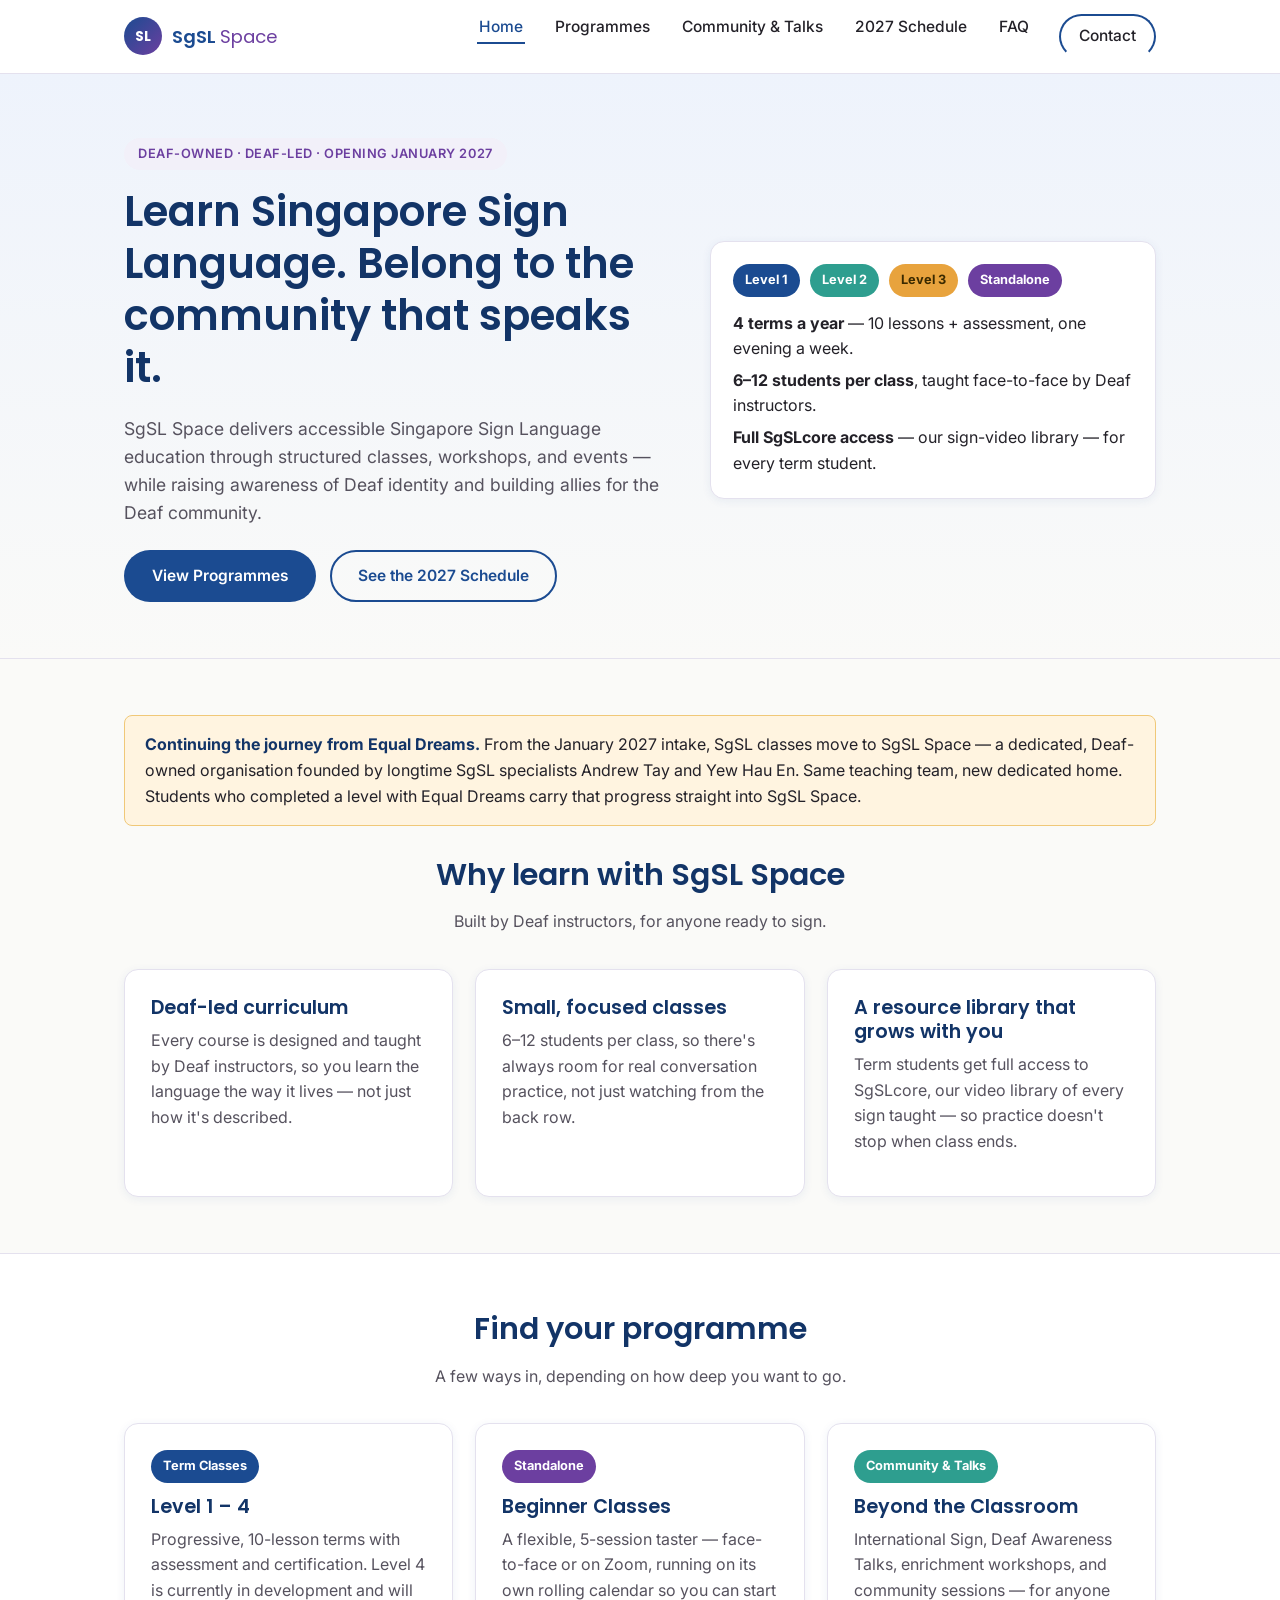
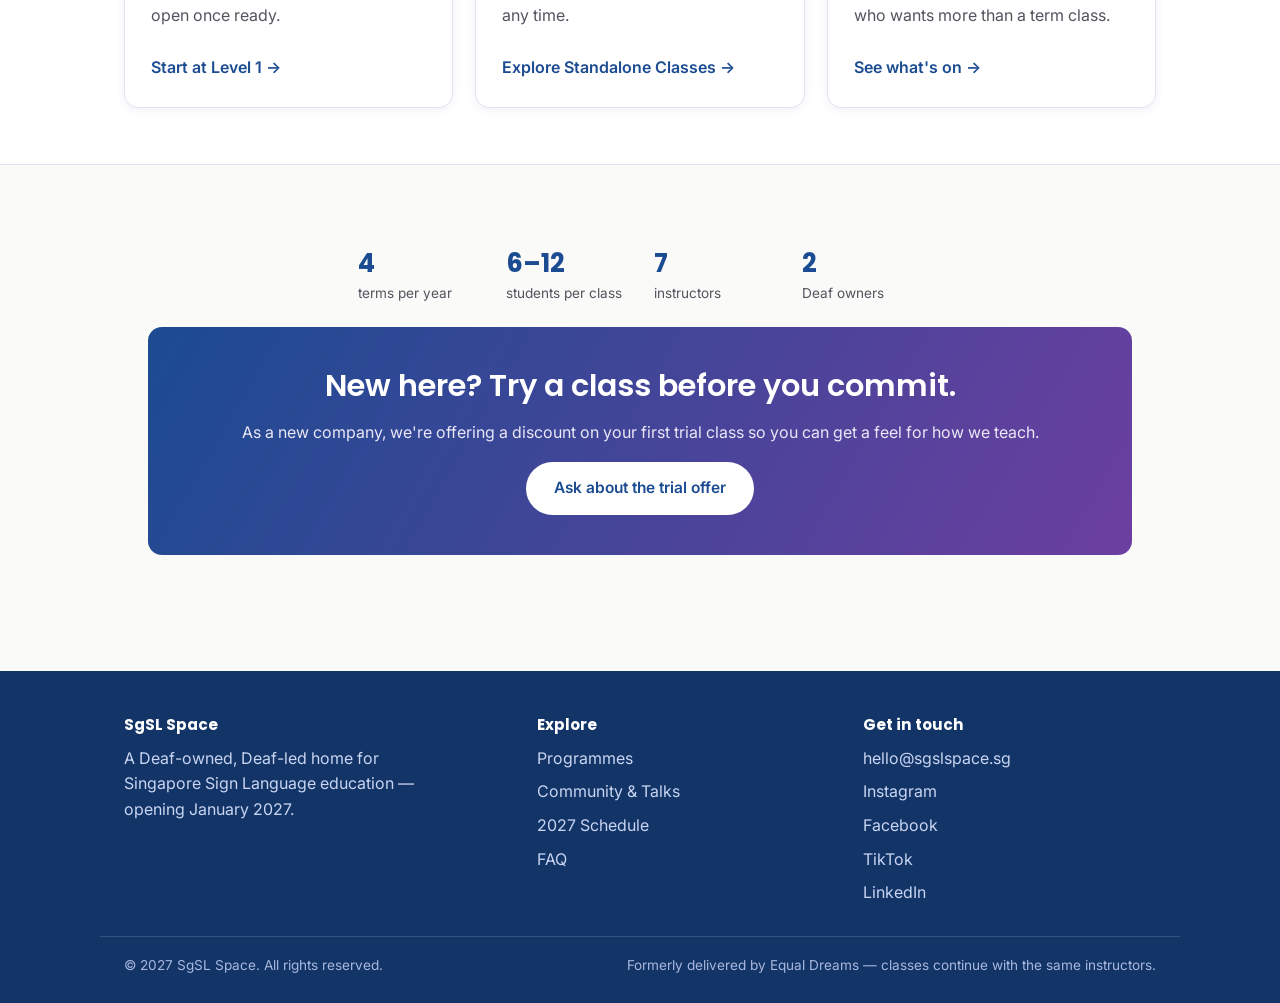
<file: index.html>
<!doctype html>
<html lang="en">
<head>
<meta charset="utf-8">
<meta name="viewport" content="width=device-width, initial-scale=1">
<title>Home — SgSL Space</title>
<meta name="description" content="SgSL Space — Deaf-owned Singapore Sign Language education, opening January 2027.">
<link rel="preconnect" href="https://fonts.googleapis.com">
<link href="https://fonts.googleapis.com/css2?family=Poppins:wght@500;600;700&family=Inter:wght@400;500;600&display=swap" rel="stylesheet">
<style>
/* =========================================================
   SgSL Space — shared stylesheet
   Palette + type inspired by Equal Dreams Academy's site:
   blue/purple brand colours, clean rounded sans-serif type,
   card-based layout, simple anchor-nav pattern.
   ========================================================= */

:root{
  --navy:        #1B4B91;   /* primary blue — header, links, primary buttons */
  --navy-dark:   #123467;
  --purple:      #6C3FA0;   /* secondary brand colour */
  --teal:        #2E9E8F;   /* accent — Level 2 / tags */
  --gold:        #E8A33D;   /* accent — Level 3 / tags */
  --cream:       #FAFAF8;   /* page background */
  --white:       #FFFFFF;
  --ink:         #232128;
  --ink-soft:    #56525E;
  --border:      #E4E1EE;
  --soft-bg:     #F2F0F9;
  --announce-bg: #FFF4E0;
  --announce-border: #F0C878;
  --radius: 14px;
  --radius-sm: 8px;
  --shadow: 0 2px 10px rgba(27,75,145,0.07);
  --shadow-hover: 0 8px 24px rgba(27,75,145,0.14);
  --max: 1080px;
}

*{ box-sizing:border-box; }
html{ scroll-behavior:smooth; }
body{
  margin:0;
  font-family:"Inter", -apple-system, Segoe UI, Arial, sans-serif;
  color:var(--ink);
  background:var(--cream);
  line-height:1.6;
  font-size:16px;
}
h1,h2,h3,h4{
  font-family:"Poppins","Inter",sans-serif;
  color:var(--navy-dark);
  line-height:1.25;
  margin:0 0 .5em;
}
h1{ font-size:clamp(1.9rem,4vw,2.6rem); font-weight:600; }
h2{ font-size:clamp(1.4rem,3vw,1.9rem); font-weight:600; }
h3{ font-size:1.2rem; font-weight:600; }
p{ margin:0 0 1em; }
a{ color:var(--navy); text-decoration:underline; text-decoration-thickness:1px; }
a:hover{ color:var(--purple); }
img{ max-width:100%; display:block; }
ul{ padding-left:1.2em; }
.container{ max-width:var(--max); margin:0 auto; padding:0 24px; }

/* Skip link for accessibility */
.skip-link{
  position:absolute; left:-999px; top:auto;
  background:var(--navy); color:#fff; padding:10px 16px; border-radius:0 0 8px 0; z-index:200;
}
.skip-link:focus{ left:0; top:0; }

/* ---------- Header ---------- */
.site-header{
  background:var(--white);
  border-bottom:1px solid var(--border);
  position:sticky; top:0; z-index:100;
}
.site-header .container{
  display:flex; align-items:center; justify-content:space-between;
  padding:14px 24px;
}
.logo{
  display:flex; align-items:center; gap:10px;
  font-family:"Poppins",sans-serif; font-weight:600; font-size:1.15rem;
  text-decoration:none; color:var(--navy-dark);
}
.logo:hover{ color:var(--navy-dark); }
.logo-badge{
  width:38px; height:38px; border-radius:50%;
  background:linear-gradient(135deg,var(--navy),var(--purple));
  color:#fff; display:flex; align-items:center; justify-content:center;
  font-size:.85rem; font-weight:700; flex:none;
}
.logo .brand-sgsl{ color:var(--navy); }
.logo .brand-space{ color:var(--purple); font-weight:400; }

.main-nav ul{ list-style:none; display:flex; gap:28px; margin:0; padding:0; }
.main-nav a{
  color:var(--ink); text-decoration:none; font-weight:500; font-size:.97rem;
  padding:6px 2px; border-bottom:2px solid transparent;
}
.main-nav a:hover, .main-nav a.active{ color:var(--navy); border-bottom-color:var(--navy); }
.nav-toggle{ display:none; }

@media (max-width:760px){
  .main-nav ul{ gap:16px; flex-wrap:wrap; justify-content:flex-end; }
  .site-header .container{ flex-wrap:wrap; row-gap:10px; }
}

/* ---------- Buttons ---------- */
.btn{
  display:inline-block; padding:12px 26px; border-radius:999px;
  font-weight:600; text-decoration:none; font-size:.97rem;
  transition:transform .15s ease, box-shadow .15s ease, background .15s ease;
  border:2px solid transparent;
}
.btn-primary{ background:var(--navy); color:#fff; }
.btn-primary:hover{ background:var(--navy-dark); color:#fff; transform:translateY(-1px); box-shadow:var(--shadow-hover); }
.btn-outline{ background:transparent; color:var(--navy); border-color:var(--navy); }
.btn-outline:hover{ background:var(--navy); color:#fff; }
.btn-purple{ background:var(--purple); color:#fff; }
.btn-purple:hover{ background:#582f86; color:#fff; }

/* ---------- Hero ---------- */
.hero{
  background:linear-gradient(180deg,#EEF3FC 0%, var(--cream) 100%);
  padding:64px 0 56px;
  border-bottom:1px solid var(--border);
}
.hero .container{ display:grid; grid-template-columns:1.1fr .9fr; gap:40px; align-items:center; }
.hero-eyebrow{
  display:inline-block; background:var(--soft-bg); color:var(--purple);
  font-weight:600; font-size:.8rem; letter-spacing:.04em; text-transform:uppercase;
  padding:6px 14px; border-radius:999px; margin-bottom:16px;
}
.hero p.lead{ font-size:1.1rem; color:var(--ink-soft); }
.hero-actions{ display:flex; gap:14px; flex-wrap:wrap; margin-top:22px; }
.hero-art{
  background:var(--white); border:1px solid var(--border); border-radius:var(--radius);
  padding:22px; box-shadow:var(--shadow);
}
.hero-art .pill-row{ display:flex; gap:10px; flex-wrap:wrap; margin-bottom:14px; }
.pill{
  font-size:.8rem; font-weight:700; padding:6px 12px; border-radius:999px; color:#fff;
}
.pill.p-navy{ background:var(--navy); }
.pill.p-teal{ background:var(--teal); }
.pill.p-gold{ background:var(--gold); color:#3a2a00; }
.pill.p-purple{ background:var(--purple); }

@media (max-width:820px){
  .hero .container{ grid-template-columns:1fr; }
}

/* ---------- Announcement banner ---------- */
.announcement{
  background:var(--announce-bg); border:1px solid var(--announce-border);
  border-radius:var(--radius-sm); padding:16px 20px; margin:0 0 30px;
}
.announcement strong{ color:var(--navy-dark); }

/* ---------- Sections ---------- */
.section{ padding:56px 0; }
.section.alt{ background:var(--white); border-top:1px solid var(--border); border-bottom:1px solid var(--border); }
.section-head{ max-width:680px; margin:0 auto 34px; text-align:center; }
.section-head p{ color:var(--ink-soft); }

/* ---------- Cards / grid ---------- */
.grid{ display:grid; gap:22px; }
.grid-3{ grid-template-columns:repeat(3,1fr); }
.grid-2{ grid-template-columns:repeat(2,1fr); }
@media (max-width:820px){ .grid-3,.grid-2{ grid-template-columns:1fr; } }

.card{
  background:var(--white); border:1px solid var(--border); border-radius:var(--radius);
  padding:26px; box-shadow:var(--shadow); transition:box-shadow .15s ease, transform .15s ease;
  display:flex; flex-direction:column;
}
.card:hover{ box-shadow:var(--shadow-hover); transform:translateY(-2px); }
.card .tag{ align-self:flex-start; margin-bottom:12px; }
.card h3{ margin-bottom:8px; }
.card p{ color:var(--ink-soft); flex:1; }
.card .card-link{ font-weight:600; text-decoration:none; margin-top:10px; display:inline-block; }

/* ---------- Table ---------- */
table{ width:100%; border-collapse:collapse; margin:0 0 28px; background:var(--white); }
caption{ text-align:left; font-weight:600; margin-bottom:8px; color:var(--navy-dark); }
th,td{ padding:12px 14px; border:1px solid var(--border); text-align:left; font-size:.95rem; }
th{ background:var(--navy); color:#fff; font-family:"Poppins",sans-serif; font-weight:600; }
tr:nth-child(even) td{ background:var(--soft-bg); }
.table-wrap{ overflow-x:auto; }

/* ---------- On-this-page nav ---------- */
.page-layout{ display:grid; grid-template-columns:220px 1fr; gap:44px; align-items:start; }
.onpage-nav{
  position:sticky; top:88px; background:var(--white); border:1px solid var(--border);
  border-radius:var(--radius); padding:18px;
}
.onpage-nav h4{ font-size:.85rem; text-transform:uppercase; letter-spacing:.04em; color:var(--purple); margin-bottom:10px; }
.onpage-nav ul{ list-style:none; padding:0; margin:0; display:flex; flex-direction:column; gap:8px; }
.onpage-nav a{ font-size:.9rem; text-decoration:none; color:var(--ink-soft); }
.onpage-nav a:hover{ color:var(--navy); }
@media (max-width:900px){
  .page-layout{ grid-template-columns:1fr; }
  .onpage-nav{ position:static; }
}

/* ---------- FAQ accordion ---------- */
.faq-group{ margin-bottom:36px; }
.faq-item{ border-bottom:1px solid var(--border); }
.faq-q{
  width:100%; text-align:left; background:none; border:none; cursor:pointer;
  font-family:"Poppins",sans-serif; font-weight:600; font-size:1.02rem; color:var(--navy-dark);
  padding:16px 0; display:flex; justify-content:space-between; align-items:center; gap:12px;
}
.faq-q .icon{ font-size:1.3rem; color:var(--purple); transition:transform .2s ease; flex:none; }
.faq-item.open .faq-q .icon{ transform:rotate(45deg); }
.faq-a{ max-height:0; overflow:hidden; transition:max-height .25s ease; color:var(--ink-soft); }
.faq-a-inner{ padding:0 0 18px; }
.faq-item.open .faq-a{ max-height:600px; }
.faq-tabs{ display:flex; gap:10px; flex-wrap:wrap; margin-bottom:28px; }
.faq-tab-btn{
  border:2px solid var(--navy); background:#fff; color:var(--navy); padding:8px 18px;
  border-radius:999px; font-weight:600; cursor:pointer; font-family:inherit; font-size:.9rem;
}
.faq-tab-btn.active{ background:var(--navy); color:#fff; }

/* Native <details> based accordion */
.faq-item{ border-bottom:1px solid var(--border); }
.faq-item summary{
  list-style:none; cursor:pointer; padding:16px 0; display:flex; justify-content:space-between;
  align-items:center; gap:12px; font-family:"Poppins",sans-serif; font-weight:600; font-size:1.02rem;
  color:var(--navy-dark);
}
.faq-item summary::-webkit-details-marker{ display:none; }
.faq-item summary::after{
  content:"+"; font-size:1.4rem; color:var(--purple); flex:none; line-height:1;
}
.faq-item[open] summary::after{ content:"–"; }
.faq-item .faq-a-inner{ padding:0 0 18px; color:var(--ink-soft); }
.faq-item:target{ outline:2px solid var(--gold); outline-offset:4px; border-radius:6px; }

/* ---------- Pricing tiers ---------- */
.pricing-note{ background:var(--soft-bg); border-radius:var(--radius); padding:20px 22px; margin-bottom:22px; }

/* ---------- Testimonials ---------- */
.testimonial{
  background:var(--white); border-left:4px solid var(--purple); border-radius:0 var(--radius) var(--radius) 0;
  padding:18px 22px; box-shadow:var(--shadow); margin-bottom:16px;
}
.testimonial p{ margin-bottom:8px; font-style:italic; color:var(--ink); }
.testimonial .who{ font-size:.85rem; color:var(--ink-soft); font-style:normal; }

/* ---------- CTA band ---------- */
.cta-band{
  background:linear-gradient(120deg,var(--navy),var(--purple));
  color:#fff; border-radius:var(--radius); padding:40px; text-align:center; margin:0 24px;
}
.cta-band h2{ color:#fff; }
.cta-band p{ color:#EAE7F7; }
.cta-band .btn-primary{ background:#fff; color:var(--navy); }
.cta-band .btn-primary:hover{ background:#EEE; }

/* ---------- Footer ---------- */
.site-footer{ background:var(--navy-dark); color:#D9E1F5; padding:44px 0 26px; margin-top:60px; }
.footer-grid{ display:grid; grid-template-columns:1.3fr 1fr 1fr; gap:32px; }
.site-footer h4{ color:#fff; font-size:.95rem; margin-bottom:12px; }
.site-footer a{ color:#C9D5F2; text-decoration:none; }
.site-footer a:hover{ color:#fff; text-decoration:underline; }
.site-footer ul{ list-style:none; padding:0; margin:0; display:flex; flex-direction:column; gap:8px; }
.footer-bottom{
  border-top:1px solid rgba(255,255,255,.15); margin-top:30px; padding-top:18px;
  display:flex; justify-content:space-between; flex-wrap:wrap; gap:10px; font-size:.85rem; color:#A9B8DE;
}
@media (max-width:760px){ .footer-grid{ grid-template-columns:1fr; } }

/* ---------- Misc ---------- */
.badge-list{ display:flex; gap:10px; flex-wrap:wrap; margin-bottom:20px; }
.stat-row{ display:flex; gap:28px; flex-wrap:wrap; margin:22px 0; }
.stat{ min-width:120px; }
.stat .num{ font-family:"Poppins",sans-serif; font-size:1.6rem; font-weight:700; color:var(--navy); }
.stat .label{ font-size:.85rem; color:var(--ink-soft); }
hr.div{ border:none; border-top:1px solid var(--border); margin:36px 0; }
.tbc{ color:var(--gold); font-weight:600; }

</style>
</head>
<body>
<a class="skip-link" href="#main">Skip to content</a>
<header class="site-header">
  <div class="container">
    <a class="logo" href="index.html">
      <span class="logo-badge">SL</span>
      <span><span class="brand-sgsl">SgSL</span> <span class="brand-space">Space</span></span>
    </a>
    <nav class="main-nav" aria-label="Main">
      <ul><li><a href="index.html" class="active" aria-current="page">Home</a></li><li><a href="programmes.html">Programmes</a></li><li><a href="community.html">Community & Talks</a></li><li><a href="schedule.html">2027 Schedule</a></li><li><a href="faq.html">FAQ</a></li><li><a href="mailto:hello@sgslspace.sg" class="btn btn-outline" style="padding:8px 18px;">Contact</a></li></ul>
    </nav>
  </div>
</header>
<main id="main">
<section class="hero">
  <div class="container">
    <div>
      <span class="hero-eyebrow">Deaf-owned · Deaf-led · Opening January 2027</span>
      <h1>Learn Singapore Sign Language. Belong to the community that speaks it.</h1>
      <p class="lead">SgSL Space delivers accessible Singapore Sign Language education through structured classes, workshops, and events — while raising awareness of Deaf identity and building allies for the Deaf community.</p>
      <div class="hero-actions">
        <a class="btn btn-primary" href="programmes.html">View Programmes</a>
        <a class="btn btn-outline" href="schedule.html">See the 2027 Schedule</a>
      </div>
    </div>
    <div class="hero-art">
      <div class="pill-row">
        <span class="pill p-navy">Level 1</span>
        <span class="pill p-teal">Level 2</span>
        <span class="pill p-gold">Level 3</span>
        <span class="pill p-purple">Standalone</span>
      </div>
      <p style="margin-bottom:6px;"><strong>4 terms a year</strong> — 10 lessons + assessment, one evening a week.</p>
      <p style="margin-bottom:6px;"><strong>6–12 students per class</strong>, taught face-to-face by Deaf instructors.</p>
      <p style="margin-bottom:0;"><strong>Full SgSLcore access</strong> — our sign-video library — for every term student.</p>
    </div>
  </div>
</section>

<section class="section">
  <div class="container">
    <div class="announcement">
      <strong>Continuing the journey from Equal Dreams.</strong> From the January 2027 intake, SgSL classes move to SgSL Space — a dedicated, Deaf-owned organisation founded by longtime SgSL specialists Andrew Tay and Yew Hau En. Same teaching team, new dedicated home. Students who completed a level with Equal Dreams carry that progress straight into SgSL Space.
    </div>

    <div class="section-head">
      <h2>Why learn with SgSL Space</h2>
      <p>Built by Deaf instructors, for anyone ready to sign.</p>
    </div>
    <div class="grid grid-3">
      <div class="card">
        <h3>Deaf-led curriculum</h3>
        <p>Every course is designed and taught by Deaf instructors, so you learn the language the way it lives — not just how it's described.</p>
      </div>
      <div class="card">
        <h3>Small, focused classes</h3>
        <p>6–12 students per class, so there's always room for real conversation practice, not just watching from the back row.</p>
      </div>
      <div class="card">
        <h3>A resource library that grows with you</h3>
        <p>Term students get full access to SgSLcore, our video library of every sign taught — so practice doesn't stop when class ends.</p>
      </div>
    </div>
  </div>
</section>

<section class="section alt">
  <div class="container">
    <div class="section-head">
      <h2>Find your programme</h2>
      <p>A few ways in, depending on how deep you want to go.</p>
    </div>
    <div class="grid grid-3">
      <div class="card">
        <span class="tag pill p-navy">Term Classes</span>
        <h3>Level 1 – 4</h3>
        <p>Progressive, 10-lesson terms with assessment and certification. Level 4 is currently in development and will open once ready.</p>
        <a class="card-link" href="level-1.html">Start at Level 1 →</a>
      </div>
      <div class="card">
        <span class="tag pill p-purple">Standalone</span>
        <h3>Beginner Classes</h3>
        <p>A flexible, 5-session taster — face-to-face or on Zoom, running on its own rolling calendar so you can start any time.</p>
        <a class="card-link" href="standalone.html">Explore Standalone Classes →</a>
      </div>
      <div class="card">
        <span class="tag pill p-teal">Community &amp; Talks</span>
        <h3>Beyond the Classroom</h3>
        <p>International Sign, Deaf Awareness Talks, enrichment workshops, and community sessions — for anyone who wants more than a term class.</p>
        <a class="card-link" href="community.html">See what's on →</a>
      </div>
    </div>
  </div>
</section>

<section class="section">
  <div class="container">
    <div class="stat-row" style="justify-content:center;">
      <div class="stat"><div class="num">4</div><div class="label">terms per year</div></div>
      <div class="stat"><div class="num">6–12</div><div class="label">students per class</div></div>
      <div class="stat"><div class="num">7</div><div class="label">instructors</div></div>
      <div class="stat"><div class="num">2</div><div class="label">Deaf owners</div></div>
    </div>
    <div class="cta-band">
      <h2>New here? Try a class before you commit.</h2>
      <p>As a new company, we're offering a discount on your first trial class so you can get a feel for how we teach.</p>
      <a class="btn btn-primary" href="mailto:hello@sgslspace.sg">Ask about the trial offer</a>
    </div>
  </div>
</section>
</main><footer class="site-footer">
  <div class="container footer-grid">
    <div>
      <h4>SgSL Space</h4>
      <p style="color:#C9D5F2;max-width:32ch;">A Deaf-owned, Deaf-led home for Singapore Sign Language education — opening January 2027.</p>
    </div>
    <div>
      <h4>Explore</h4>
      <ul>
        <li><a href="programmes.html">Programmes</a></li>
        <li><a href="community.html">Community &amp; Talks</a></li>
        <li><a href="schedule.html">2027 Schedule</a></li>
        <li><a href="faq.html">FAQ</a></li>
      </ul>
    </div>
    <div>
      <h4>Get in touch</h4>
      <ul>
        <li><a href="mailto:hello@sgslspace.sg">hello@sgslspace.sg</a></li>
        <li><a href="#">Instagram</a></li>
        <li><a href="#">Facebook</a></li>
        <li><a href="#">TikTok</a></li>
        <li><a href="#">LinkedIn</a></li>
      </ul>
    </div>
  </div>
  <div class="container footer-bottom">
    <span>© 2027 SgSL Space. All rights reserved.</span>
    <span>Formerly delivered by Equal Dreams — classes continue with the same instructors.</span>
  </div>
</footer>
<script>
// Opens the matching <details> FAQ item when arriving via a #hash link,
// and scrolls it into view. Progressive enhancement only — page works without JS.
(function () {
  function openTarget() {
    const hash = window.location.hash.replace("#", "");
    if (!hash) return;
    const el = document.getElementById(hash);
    if (el && el.tagName === "DETAILS") {
      el.open = true;
      el.scrollIntoView({ behavior: "smooth", block: "start" });
    }
  }
  window.addEventListener("hashchange", openTarget);
  document.addEventListener("DOMContentLoaded", openTarget);
})();

</script>
</body>
</html>
</file>
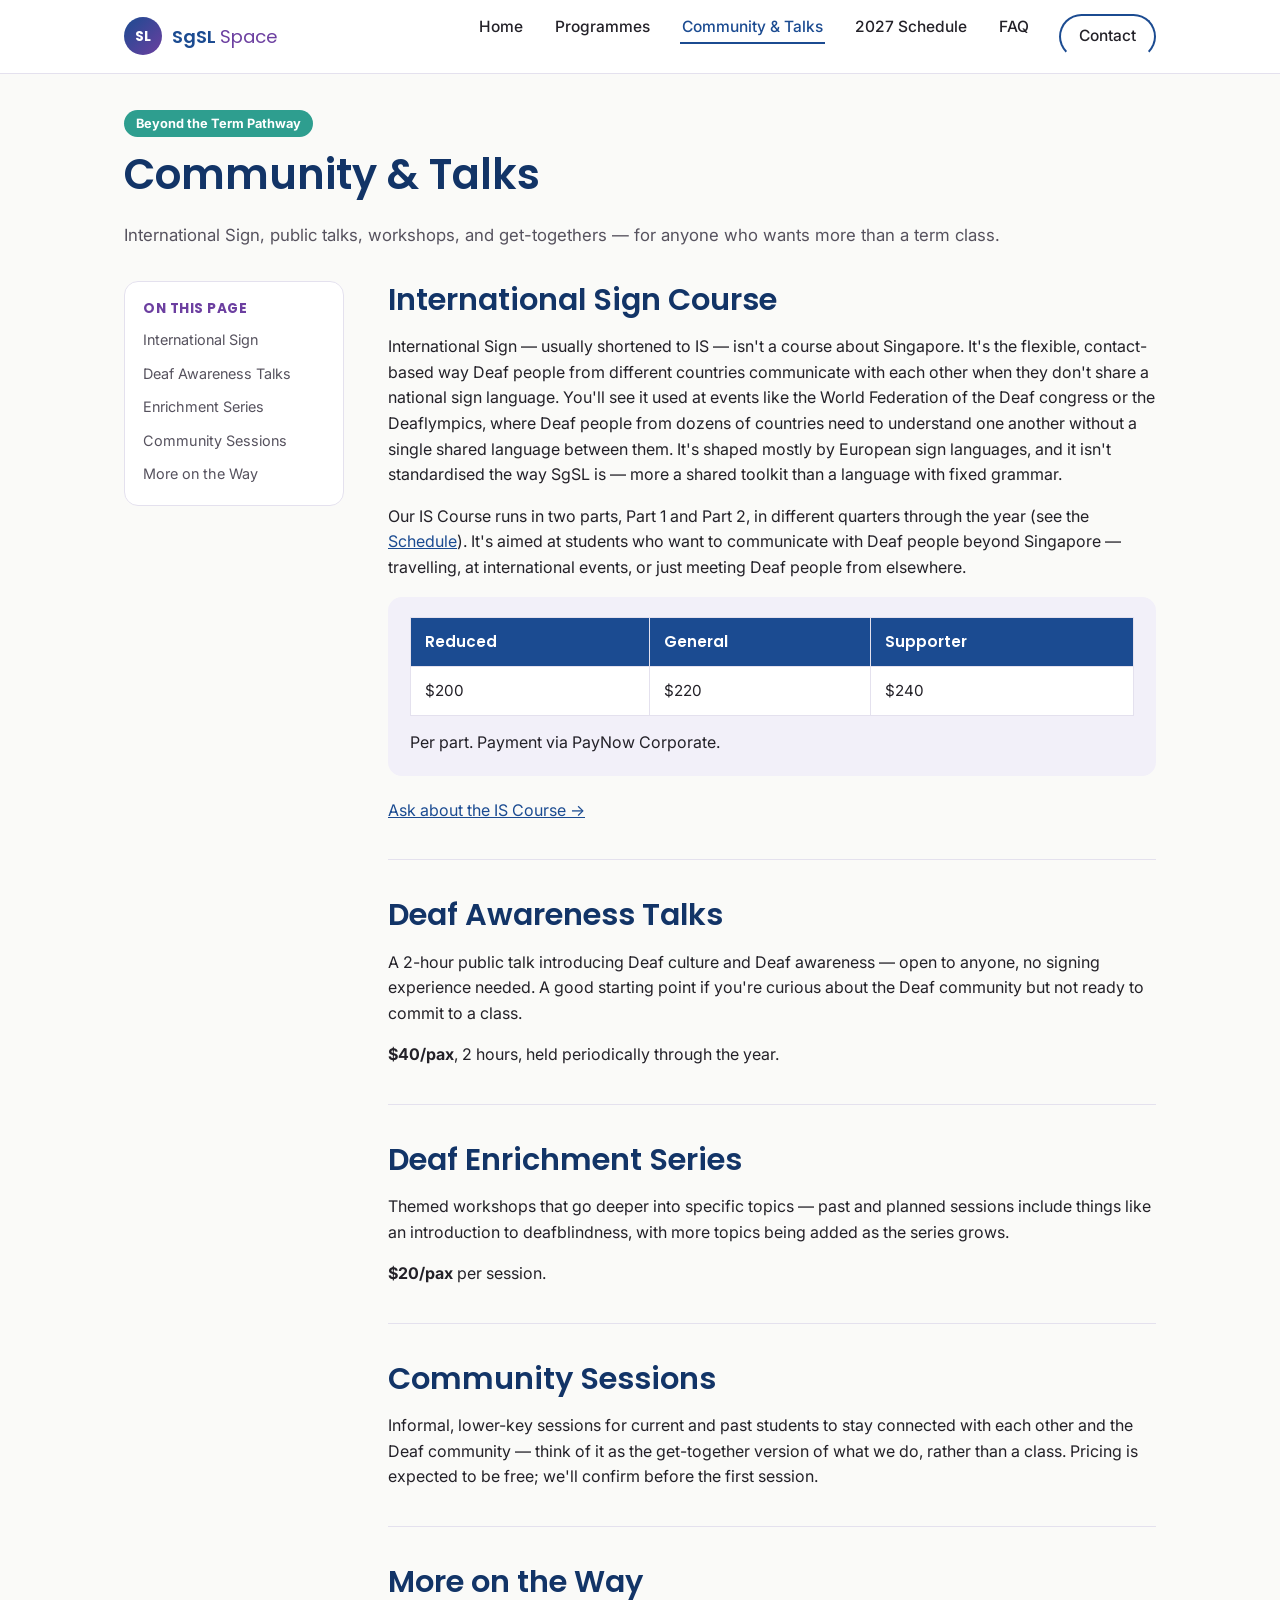
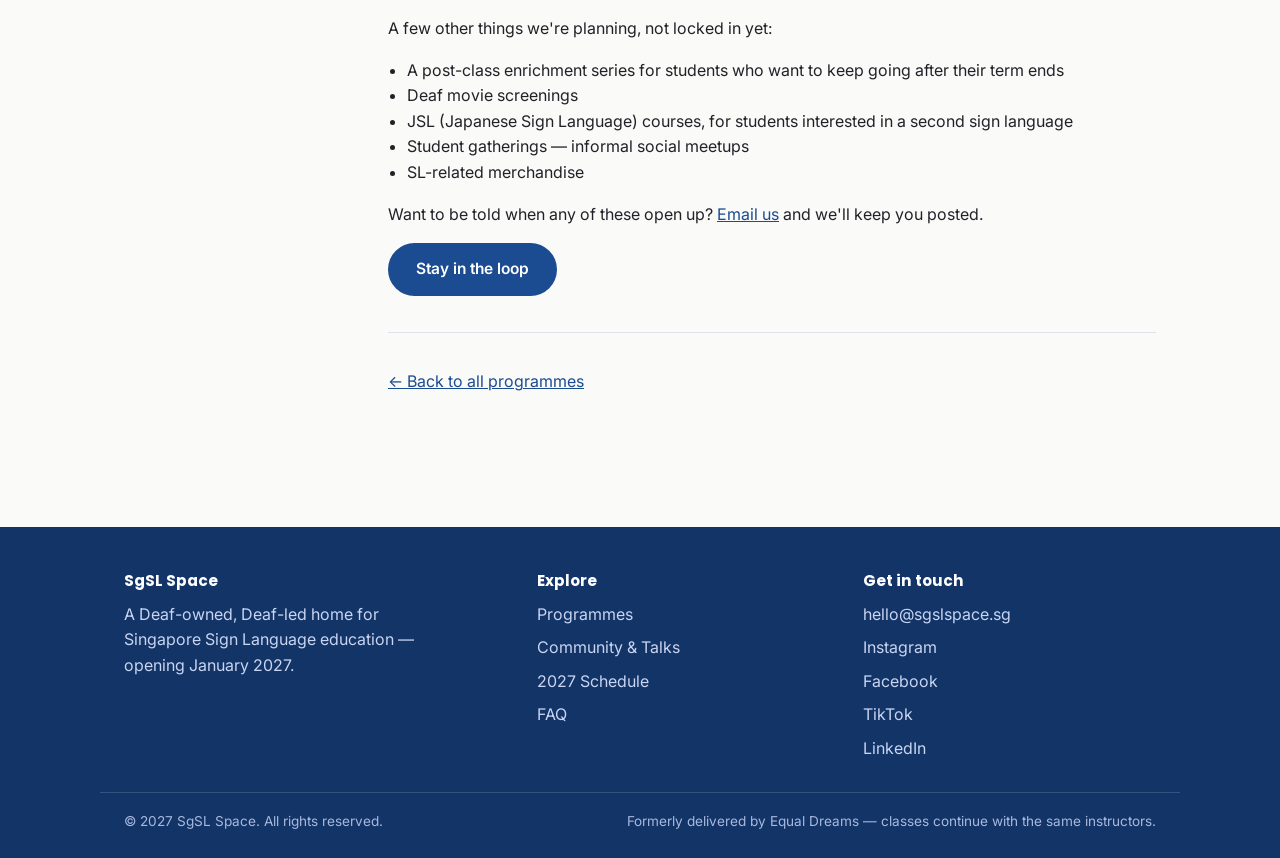
<file: community.html>
<!doctype html>
<html lang="en">
<head>
<meta charset="utf-8">
<meta name="viewport" content="width=device-width, initial-scale=1">
<title>Community & Talks — SgSL Space</title>
<meta name="description" content="International Sign, Deaf Awareness Talks, enrichment workshops, and community sessions at SgSL Space.">
<link rel="preconnect" href="https://fonts.googleapis.com">
<link href="https://fonts.googleapis.com/css2?family=Poppins:wght@500;600;700&family=Inter:wght@400;500;600&display=swap" rel="stylesheet">
<style>
/* =========================================================
   SgSL Space — shared stylesheet
   Palette + type inspired by Equal Dreams Academy's site:
   blue/purple brand colours, clean rounded sans-serif type,
   card-based layout, simple anchor-nav pattern.
   ========================================================= */

:root{
  --navy:        #1B4B91;   /* primary blue — header, links, primary buttons */
  --navy-dark:   #123467;
  --purple:      #6C3FA0;   /* secondary brand colour */
  --teal:        #2E9E8F;   /* accent — Level 2 / tags */
  --gold:        #E8A33D;   /* accent — Level 3 / tags */
  --cream:       #FAFAF8;   /* page background */
  --white:       #FFFFFF;
  --ink:         #232128;
  --ink-soft:    #56525E;
  --border:      #E4E1EE;
  --soft-bg:     #F2F0F9;
  --announce-bg: #FFF4E0;
  --announce-border: #F0C878;
  --radius: 14px;
  --radius-sm: 8px;
  --shadow: 0 2px 10px rgba(27,75,145,0.07);
  --shadow-hover: 0 8px 24px rgba(27,75,145,0.14);
  --max: 1080px;
}

*{ box-sizing:border-box; }
html{ scroll-behavior:smooth; }
body{
  margin:0;
  font-family:"Inter", -apple-system, Segoe UI, Arial, sans-serif;
  color:var(--ink);
  background:var(--cream);
  line-height:1.6;
  font-size:16px;
}
h1,h2,h3,h4{
  font-family:"Poppins","Inter",sans-serif;
  color:var(--navy-dark);
  line-height:1.25;
  margin:0 0 .5em;
}
h1{ font-size:clamp(1.9rem,4vw,2.6rem); font-weight:600; }
h2{ font-size:clamp(1.4rem,3vw,1.9rem); font-weight:600; }
h3{ font-size:1.2rem; font-weight:600; }
p{ margin:0 0 1em; }
a{ color:var(--navy); text-decoration:underline; text-decoration-thickness:1px; }
a:hover{ color:var(--purple); }
img{ max-width:100%; display:block; }
ul{ padding-left:1.2em; }
.container{ max-width:var(--max); margin:0 auto; padding:0 24px; }

/* Skip link for accessibility */
.skip-link{
  position:absolute; left:-999px; top:auto;
  background:var(--navy); color:#fff; padding:10px 16px; border-radius:0 0 8px 0; z-index:200;
}
.skip-link:focus{ left:0; top:0; }

/* ---------- Header ---------- */
.site-header{
  background:var(--white);
  border-bottom:1px solid var(--border);
  position:sticky; top:0; z-index:100;
}
.site-header .container{
  display:flex; align-items:center; justify-content:space-between;
  padding:14px 24px;
}
.logo{
  display:flex; align-items:center; gap:10px;
  font-family:"Poppins",sans-serif; font-weight:600; font-size:1.15rem;
  text-decoration:none; color:var(--navy-dark);
}
.logo:hover{ color:var(--navy-dark); }
.logo-badge{
  width:38px; height:38px; border-radius:50%;
  background:linear-gradient(135deg,var(--navy),var(--purple));
  color:#fff; display:flex; align-items:center; justify-content:center;
  font-size:.85rem; font-weight:700; flex:none;
}
.logo .brand-sgsl{ color:var(--navy); }
.logo .brand-space{ color:var(--purple); font-weight:400; }

.main-nav ul{ list-style:none; display:flex; gap:28px; margin:0; padding:0; }
.main-nav a{
  color:var(--ink); text-decoration:none; font-weight:500; font-size:.97rem;
  padding:6px 2px; border-bottom:2px solid transparent;
}
.main-nav a:hover, .main-nav a.active{ color:var(--navy); border-bottom-color:var(--navy); }
.nav-toggle{ display:none; }

@media (max-width:760px){
  .main-nav ul{ gap:16px; flex-wrap:wrap; justify-content:flex-end; }
  .site-header .container{ flex-wrap:wrap; row-gap:10px; }
}

/* ---------- Buttons ---------- */
.btn{
  display:inline-block; padding:12px 26px; border-radius:999px;
  font-weight:600; text-decoration:none; font-size:.97rem;
  transition:transform .15s ease, box-shadow .15s ease, background .15s ease;
  border:2px solid transparent;
}
.btn-primary{ background:var(--navy); color:#fff; }
.btn-primary:hover{ background:var(--navy-dark); color:#fff; transform:translateY(-1px); box-shadow:var(--shadow-hover); }
.btn-outline{ background:transparent; color:var(--navy); border-color:var(--navy); }
.btn-outline:hover{ background:var(--navy); color:#fff; }
.btn-purple{ background:var(--purple); color:#fff; }
.btn-purple:hover{ background:#582f86; color:#fff; }

/* ---------- Hero ---------- */
.hero{
  background:linear-gradient(180deg,#EEF3FC 0%, var(--cream) 100%);
  padding:64px 0 56px;
  border-bottom:1px solid var(--border);
}
.hero .container{ display:grid; grid-template-columns:1.1fr .9fr; gap:40px; align-items:center; }
.hero-eyebrow{
  display:inline-block; background:var(--soft-bg); color:var(--purple);
  font-weight:600; font-size:.8rem; letter-spacing:.04em; text-transform:uppercase;
  padding:6px 14px; border-radius:999px; margin-bottom:16px;
}
.hero p.lead{ font-size:1.1rem; color:var(--ink-soft); }
.hero-actions{ display:flex; gap:14px; flex-wrap:wrap; margin-top:22px; }
.hero-art{
  background:var(--white); border:1px solid var(--border); border-radius:var(--radius);
  padding:22px; box-shadow:var(--shadow);
}
.hero-art .pill-row{ display:flex; gap:10px; flex-wrap:wrap; margin-bottom:14px; }
.pill{
  font-size:.8rem; font-weight:700; padding:6px 12px; border-radius:999px; color:#fff;
}
.pill.p-navy{ background:var(--navy); }
.pill.p-teal{ background:var(--teal); }
.pill.p-gold{ background:var(--gold); color:#3a2a00; }
.pill.p-purple{ background:var(--purple); }

@media (max-width:820px){
  .hero .container{ grid-template-columns:1fr; }
}

/* ---------- Announcement banner ---------- */
.announcement{
  background:var(--announce-bg); border:1px solid var(--announce-border);
  border-radius:var(--radius-sm); padding:16px 20px; margin:0 0 30px;
}
.announcement strong{ color:var(--navy-dark); }

/* ---------- Sections ---------- */
.section{ padding:56px 0; }
.section.alt{ background:var(--white); border-top:1px solid var(--border); border-bottom:1px solid var(--border); }
.section-head{ max-width:680px; margin:0 auto 34px; text-align:center; }
.section-head p{ color:var(--ink-soft); }

/* ---------- Cards / grid ---------- */
.grid{ display:grid; gap:22px; }
.grid-3{ grid-template-columns:repeat(3,1fr); }
.grid-2{ grid-template-columns:repeat(2,1fr); }
@media (max-width:820px){ .grid-3,.grid-2{ grid-template-columns:1fr; } }

.card{
  background:var(--white); border:1px solid var(--border); border-radius:var(--radius);
  padding:26px; box-shadow:var(--shadow); transition:box-shadow .15s ease, transform .15s ease;
  display:flex; flex-direction:column;
}
.card:hover{ box-shadow:var(--shadow-hover); transform:translateY(-2px); }
.card .tag{ align-self:flex-start; margin-bottom:12px; }
.card h3{ margin-bottom:8px; }
.card p{ color:var(--ink-soft); flex:1; }
.card .card-link{ font-weight:600; text-decoration:none; margin-top:10px; display:inline-block; }

/* ---------- Table ---------- */
table{ width:100%; border-collapse:collapse; margin:0 0 28px; background:var(--white); }
caption{ text-align:left; font-weight:600; margin-bottom:8px; color:var(--navy-dark); }
th,td{ padding:12px 14px; border:1px solid var(--border); text-align:left; font-size:.95rem; }
th{ background:var(--navy); color:#fff; font-family:"Poppins",sans-serif; font-weight:600; }
tr:nth-child(even) td{ background:var(--soft-bg); }
.table-wrap{ overflow-x:auto; }

/* ---------- On-this-page nav ---------- */
.page-layout{ display:grid; grid-template-columns:220px 1fr; gap:44px; align-items:start; }
.onpage-nav{
  position:sticky; top:88px; background:var(--white); border:1px solid var(--border);
  border-radius:var(--radius); padding:18px;
}
.onpage-nav h4{ font-size:.85rem; text-transform:uppercase; letter-spacing:.04em; color:var(--purple); margin-bottom:10px; }
.onpage-nav ul{ list-style:none; padding:0; margin:0; display:flex; flex-direction:column; gap:8px; }
.onpage-nav a{ font-size:.9rem; text-decoration:none; color:var(--ink-soft); }
.onpage-nav a:hover{ color:var(--navy); }
@media (max-width:900px){
  .page-layout{ grid-template-columns:1fr; }
  .onpage-nav{ position:static; }
}

/* ---------- FAQ accordion ---------- */
.faq-group{ margin-bottom:36px; }
.faq-item{ border-bottom:1px solid var(--border); }
.faq-q{
  width:100%; text-align:left; background:none; border:none; cursor:pointer;
  font-family:"Poppins",sans-serif; font-weight:600; font-size:1.02rem; color:var(--navy-dark);
  padding:16px 0; display:flex; justify-content:space-between; align-items:center; gap:12px;
}
.faq-q .icon{ font-size:1.3rem; color:var(--purple); transition:transform .2s ease; flex:none; }
.faq-item.open .faq-q .icon{ transform:rotate(45deg); }
.faq-a{ max-height:0; overflow:hidden; transition:max-height .25s ease; color:var(--ink-soft); }
.faq-a-inner{ padding:0 0 18px; }
.faq-item.open .faq-a{ max-height:600px; }
.faq-tabs{ display:flex; gap:10px; flex-wrap:wrap; margin-bottom:28px; }
.faq-tab-btn{
  border:2px solid var(--navy); background:#fff; color:var(--navy); padding:8px 18px;
  border-radius:999px; font-weight:600; cursor:pointer; font-family:inherit; font-size:.9rem;
}
.faq-tab-btn.active{ background:var(--navy); color:#fff; }

/* Native <details> based accordion */
.faq-item{ border-bottom:1px solid var(--border); }
.faq-item summary{
  list-style:none; cursor:pointer; padding:16px 0; display:flex; justify-content:space-between;
  align-items:center; gap:12px; font-family:"Poppins",sans-serif; font-weight:600; font-size:1.02rem;
  color:var(--navy-dark);
}
.faq-item summary::-webkit-details-marker{ display:none; }
.faq-item summary::after{
  content:"+"; font-size:1.4rem; color:var(--purple); flex:none; line-height:1;
}
.faq-item[open] summary::after{ content:"–"; }
.faq-item .faq-a-inner{ padding:0 0 18px; color:var(--ink-soft); }
.faq-item:target{ outline:2px solid var(--gold); outline-offset:4px; border-radius:6px; }

/* ---------- Pricing tiers ---------- */
.pricing-note{ background:var(--soft-bg); border-radius:var(--radius); padding:20px 22px; margin-bottom:22px; }

/* ---------- Testimonials ---------- */
.testimonial{
  background:var(--white); border-left:4px solid var(--purple); border-radius:0 var(--radius) var(--radius) 0;
  padding:18px 22px; box-shadow:var(--shadow); margin-bottom:16px;
}
.testimonial p{ margin-bottom:8px; font-style:italic; color:var(--ink); }
.testimonial .who{ font-size:.85rem; color:var(--ink-soft); font-style:normal; }

/* ---------- CTA band ---------- */
.cta-band{
  background:linear-gradient(120deg,var(--navy),var(--purple));
  color:#fff; border-radius:var(--radius); padding:40px; text-align:center; margin:0 24px;
}
.cta-band h2{ color:#fff; }
.cta-band p{ color:#EAE7F7; }
.cta-band .btn-primary{ background:#fff; color:var(--navy); }
.cta-band .btn-primary:hover{ background:#EEE; }

/* ---------- Footer ---------- */
.site-footer{ background:var(--navy-dark); color:#D9E1F5; padding:44px 0 26px; margin-top:60px; }
.footer-grid{ display:grid; grid-template-columns:1.3fr 1fr 1fr; gap:32px; }
.site-footer h4{ color:#fff; font-size:.95rem; margin-bottom:12px; }
.site-footer a{ color:#C9D5F2; text-decoration:none; }
.site-footer a:hover{ color:#fff; text-decoration:underline; }
.site-footer ul{ list-style:none; padding:0; margin:0; display:flex; flex-direction:column; gap:8px; }
.footer-bottom{
  border-top:1px solid rgba(255,255,255,.15); margin-top:30px; padding-top:18px;
  display:flex; justify-content:space-between; flex-wrap:wrap; gap:10px; font-size:.85rem; color:#A9B8DE;
}
@media (max-width:760px){ .footer-grid{ grid-template-columns:1fr; } }

/* ---------- Misc ---------- */
.badge-list{ display:flex; gap:10px; flex-wrap:wrap; margin-bottom:20px; }
.stat-row{ display:flex; gap:28px; flex-wrap:wrap; margin:22px 0; }
.stat{ min-width:120px; }
.stat .num{ font-family:"Poppins",sans-serif; font-size:1.6rem; font-weight:700; color:var(--navy); }
.stat .label{ font-size:.85rem; color:var(--ink-soft); }
hr.div{ border:none; border-top:1px solid var(--border); margin:36px 0; }
.tbc{ color:var(--gold); font-weight:600; }

</style>
</head>
<body>
<a class="skip-link" href="#main">Skip to content</a>
<header class="site-header">
  <div class="container">
    <a class="logo" href="index.html">
      <span class="logo-badge">SL</span>
      <span><span class="brand-sgsl">SgSL</span> <span class="brand-space">Space</span></span>
    </a>
    <nav class="main-nav" aria-label="Main">
      <ul><li><a href="index.html">Home</a></li><li><a href="programmes.html">Programmes</a></li><li><a href="community.html" class="active" aria-current="page">Community & Talks</a></li><li><a href="schedule.html">2027 Schedule</a></li><li><a href="faq.html">FAQ</a></li><li><a href="mailto:hello@sgslspace.sg" class="btn btn-outline" style="padding:8px 18px;">Contact</a></li></ul>
    </nav>
  </div>
</header>
<main id="main">
<section class="section" style="padding-top:36px;">
  <div class="container">
    <span class="pill p-teal">Beyond the Term Pathway</span>
    <h1 style="margin-top:14px;">Community &amp; Talks</h1>
    <p class="lead" style="color:var(--ink-soft);font-size:1.05rem;">International Sign, public talks, workshops, and get-togethers — for anyone who wants more than a term class.</p>

    <div class="page-layout" style="margin-top:32px;">
      <nav class="onpage-nav" aria-label="On this page">
        <h4>On this page</h4>
        <ul>
          <li><a href="#international-sign">International Sign</a></li>
          <li><a href="#talks">Deaf Awareness Talks</a></li>
          <li><a href="#enrichment">Enrichment Series</a></li>
          <li><a href="#community-session">Community Sessions</a></li>
          <li><a href="#more">More on the Way</a></li>
        </ul>
      </nav>

      <div>
        <h2 id="international-sign">International Sign Course</h2>
        <p>International Sign — usually shortened to IS — isn't a course about Singapore. It's the flexible, contact-based way Deaf people from different countries communicate with each other when they don't share a national sign language. You'll see it used at events like the World Federation of the Deaf congress or the Deaflympics, where Deaf people from dozens of countries need to understand one another without a single shared language between them. It's shaped mostly by European sign languages, and it isn't standardised the way SgSL is — more a shared toolkit than a language with fixed grammar.</p>
        <p>Our IS Course runs in two parts, Part 1 and Part 2, in different quarters through the year (see the <a href="schedule.html">Schedule</a>). It's aimed at students who want to communicate with Deaf people beyond Singapore — travelling, at international events, or just meeting Deaf people from elsewhere.</p>
        <div class="pricing-note" style="margin-top:16px;">
          <div class="table-wrap" style="margin-bottom:0;">
          <table style="margin-bottom:0;">
            <thead><tr><th>Reduced</th><th>General</th><th>Supporter</th></tr></thead>
            <tbody><tr><td>$200</td><td>$220</td><td>$240</td></tr></tbody>
          </table>
          </div>
          <p style="margin:14px 0 0;">Per part. Payment via PayNow Corporate.</p>
        </div>
        <p style="margin-top:14px;"><a class="card-link" href="mailto:hello@sgslspace.sg">Ask about the IS Course →</a></p>

        <hr class="div">

        <h2 id="talks">Deaf Awareness Talks</h2>
        <p>A 2-hour public talk introducing Deaf culture and Deaf awareness — open to anyone, no signing experience needed. A good starting point if you're curious about the Deaf community but not ready to commit to a class.</p>
        <p><strong>$40/pax</strong>, 2 hours, held periodically through the year.</p>

        <hr class="div">

        <h2 id="enrichment">Deaf Enrichment Series</h2>
        <p>Themed workshops that go deeper into specific topics — past and planned sessions include things like an introduction to deafblindness, with more topics being added as the series grows.</p>
        <p><strong>$20/pax</strong> per session.</p>

        <hr class="div">

        <h2 id="community-session">Community Sessions</h2>
        <p>Informal, lower-key sessions for current and past students to stay connected with each other and the Deaf community — think of it as the get-together version of what we do, rather than a class. Pricing is expected to be free; we'll confirm before the first session.</p>

        <hr class="div">

        <h2 id="more">More on the Way</h2>
        <p>A few other things we're planning, not locked in yet:</p>
        <ul>
          <li>A post-class enrichment series for students who want to keep going after their term ends</li>
          <li>Deaf movie screenings</li>
          <li>JSL (Japanese Sign Language) courses, for students interested in a second sign language</li>
          <li>Student gatherings — informal social meetups</li>
          <li>SL-related merchandise</li>
        </ul>
        <p>Want to be told when any of these open up? <a href="mailto:hello@sgslspace.sg">Email us</a> and we'll keep you posted.</p>
        <a class="btn btn-primary" href="mailto:hello@sgslspace.sg">Stay in the loop</a>

        <hr class="div">
        <p><a href="programmes.html">← Back to all programmes</a></p>
      </div>
    </div>
  </div>
</section>
</main><footer class="site-footer">
  <div class="container footer-grid">
    <div>
      <h4>SgSL Space</h4>
      <p style="color:#C9D5F2;max-width:32ch;">A Deaf-owned, Deaf-led home for Singapore Sign Language education — opening January 2027.</p>
    </div>
    <div>
      <h4>Explore</h4>
      <ul>
        <li><a href="programmes.html">Programmes</a></li>
        <li><a href="community.html">Community &amp; Talks</a></li>
        <li><a href="schedule.html">2027 Schedule</a></li>
        <li><a href="faq.html">FAQ</a></li>
      </ul>
    </div>
    <div>
      <h4>Get in touch</h4>
      <ul>
        <li><a href="mailto:hello@sgslspace.sg">hello@sgslspace.sg</a></li>
        <li><a href="#">Instagram</a></li>
        <li><a href="#">Facebook</a></li>
        <li><a href="#">TikTok</a></li>
        <li><a href="#">LinkedIn</a></li>
      </ul>
    </div>
  </div>
  <div class="container footer-bottom">
    <span>© 2027 SgSL Space. All rights reserved.</span>
    <span>Formerly delivered by Equal Dreams — classes continue with the same instructors.</span>
  </div>
</footer>
<script>
// Opens the matching <details> FAQ item when arriving via a #hash link,
// and scrolls it into view. Progressive enhancement only — page works without JS.
(function () {
  function openTarget() {
    const hash = window.location.hash.replace("#", "");
    if (!hash) return;
    const el = document.getElementById(hash);
    if (el && el.tagName === "DETAILS") {
      el.open = true;
      el.scrollIntoView({ behavior: "smooth", block: "start" });
    }
  }
  window.addEventListener("hashchange", openTarget);
  document.addEventListener("DOMContentLoaded", openTarget);
})();

</script>
</body>
</html>
</file>
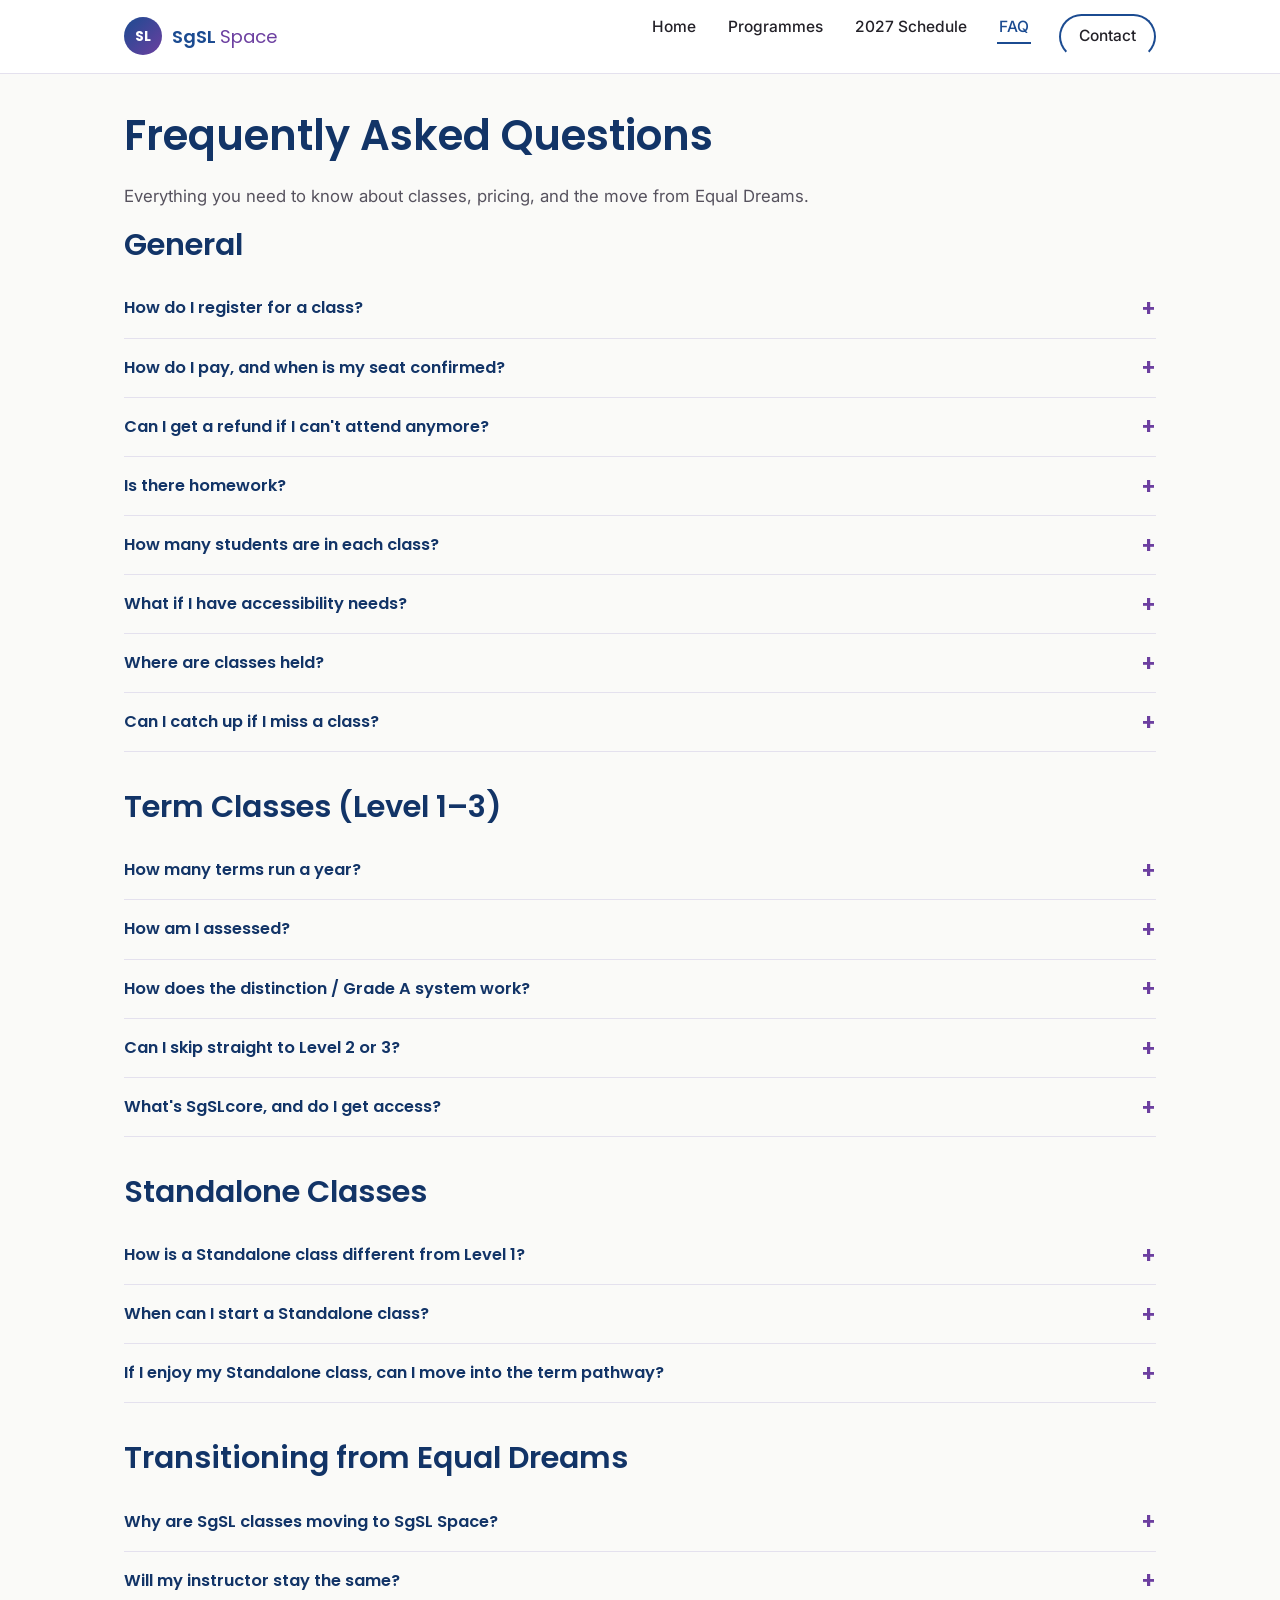
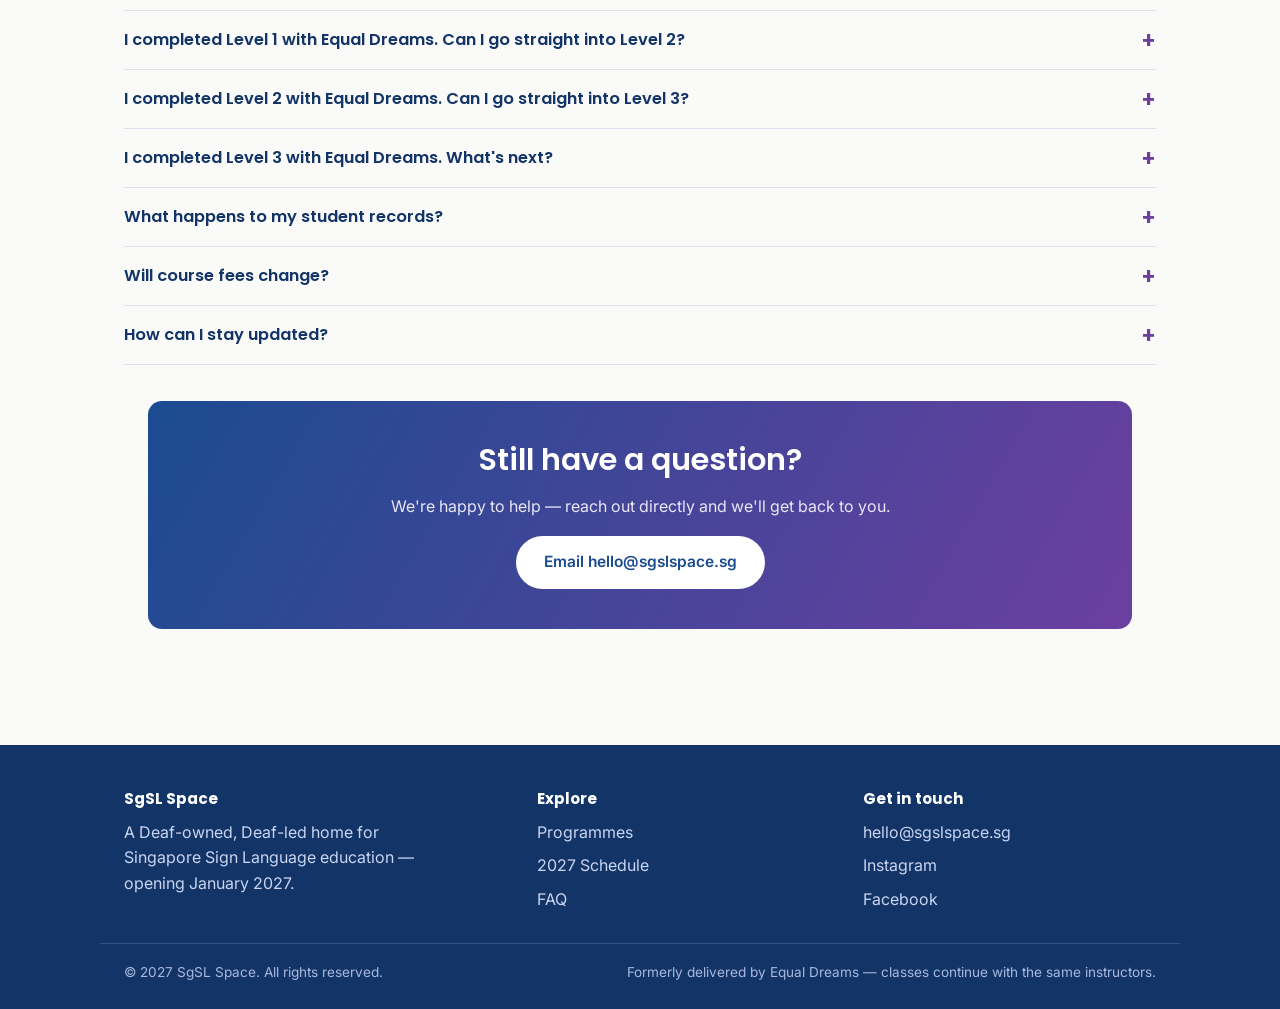
<file: faq.html>
<!doctype html>
<html lang="en">
<head>
<meta charset="utf-8">
<meta name="viewport" content="width=device-width, initial-scale=1">
<title>FAQ — SgSL Space</title>
<meta name="description" content="Frequently asked questions about SgSL Space's classes, pricing, and the transition from Equal Dreams.">
<link rel="preconnect" href="https://fonts.googleapis.com">
<link href="https://fonts.googleapis.com/css2?family=Poppins:wght@500;600;700&family=Inter:wght@400;500;600&display=swap" rel="stylesheet">
<style>
/* =========================================================
   SgSL Space — shared stylesheet
   Palette + type inspired by Equal Dreams Academy's site:
   blue/purple brand colours, clean rounded sans-serif type,
   card-based layout, simple anchor-nav pattern.
   ========================================================= */

:root{
  --navy:        #1B4B91;   /* primary blue — header, links, primary buttons */
  --navy-dark:   #123467;
  --purple:      #6C3FA0;   /* secondary brand colour */
  --teal:        #2E9E8F;   /* accent — Level 2 / tags */
  --gold:        #E8A33D;   /* accent — Level 3 / tags */
  --cream:       #FAFAF8;   /* page background */
  --white:       #FFFFFF;
  --ink:         #232128;
  --ink-soft:    #56525E;
  --border:      #E4E1EE;
  --soft-bg:     #F2F0F9;
  --announce-bg: #FFF4E0;
  --announce-border: #F0C878;
  --radius: 14px;
  --radius-sm: 8px;
  --shadow: 0 2px 10px rgba(27,75,145,0.07);
  --shadow-hover: 0 8px 24px rgba(27,75,145,0.14);
  --max: 1080px;
}

*{ box-sizing:border-box; }
html{ scroll-behavior:smooth; }
body{
  margin:0;
  font-family:"Inter", -apple-system, Segoe UI, Arial, sans-serif;
  color:var(--ink);
  background:var(--cream);
  line-height:1.6;
  font-size:16px;
}
h1,h2,h3,h4{
  font-family:"Poppins","Inter",sans-serif;
  color:var(--navy-dark);
  line-height:1.25;
  margin:0 0 .5em;
}
h1{ font-size:clamp(1.9rem,4vw,2.6rem); font-weight:600; }
h2{ font-size:clamp(1.4rem,3vw,1.9rem); font-weight:600; }
h3{ font-size:1.2rem; font-weight:600; }
p{ margin:0 0 1em; }
a{ color:var(--navy); text-decoration:underline; text-decoration-thickness:1px; }
a:hover{ color:var(--purple); }
img{ max-width:100%; display:block; }
ul{ padding-left:1.2em; }
.container{ max-width:var(--max); margin:0 auto; padding:0 24px; }

/* Skip link for accessibility */
.skip-link{
  position:absolute; left:-999px; top:auto;
  background:var(--navy); color:#fff; padding:10px 16px; border-radius:0 0 8px 0; z-index:200;
}
.skip-link:focus{ left:0; top:0; }

/* ---------- Header ---------- */
.site-header{
  background:var(--white);
  border-bottom:1px solid var(--border);
  position:sticky; top:0; z-index:100;
}
.site-header .container{
  display:flex; align-items:center; justify-content:space-between;
  padding:14px 24px;
}
.logo{
  display:flex; align-items:center; gap:10px;
  font-family:"Poppins",sans-serif; font-weight:600; font-size:1.15rem;
  text-decoration:none; color:var(--navy-dark);
}
.logo:hover{ color:var(--navy-dark); }
.logo-badge{
  width:38px; height:38px; border-radius:50%;
  background:linear-gradient(135deg,var(--navy),var(--purple));
  color:#fff; display:flex; align-items:center; justify-content:center;
  font-size:.85rem; font-weight:700; flex:none;
}
.logo .brand-sgsl{ color:var(--navy); }
.logo .brand-space{ color:var(--purple); font-weight:400; }

.main-nav ul{ list-style:none; display:flex; gap:28px; margin:0; padding:0; }
.main-nav a{
  color:var(--ink); text-decoration:none; font-weight:500; font-size:.97rem;
  padding:6px 2px; border-bottom:2px solid transparent;
}
.main-nav a:hover, .main-nav a.active{ color:var(--navy); border-bottom-color:var(--navy); }
.nav-toggle{ display:none; }

@media (max-width:760px){
  .main-nav ul{ gap:16px; flex-wrap:wrap; justify-content:flex-end; }
  .site-header .container{ flex-wrap:wrap; row-gap:10px; }
}

/* ---------- Buttons ---------- */
.btn{
  display:inline-block; padding:12px 26px; border-radius:999px;
  font-weight:600; text-decoration:none; font-size:.97rem;
  transition:transform .15s ease, box-shadow .15s ease, background .15s ease;
  border:2px solid transparent;
}
.btn-primary{ background:var(--navy); color:#fff; }
.btn-primary:hover{ background:var(--navy-dark); color:#fff; transform:translateY(-1px); box-shadow:var(--shadow-hover); }
.btn-outline{ background:transparent; color:var(--navy); border-color:var(--navy); }
.btn-outline:hover{ background:var(--navy); color:#fff; }
.btn-purple{ background:var(--purple); color:#fff; }
.btn-purple:hover{ background:#582f86; color:#fff; }

/* ---------- Hero ---------- */
.hero{
  background:linear-gradient(180deg,#EEF3FC 0%, var(--cream) 100%);
  padding:64px 0 56px;
  border-bottom:1px solid var(--border);
}
.hero .container{ display:grid; grid-template-columns:1.1fr .9fr; gap:40px; align-items:center; }
.hero-eyebrow{
  display:inline-block; background:var(--soft-bg); color:var(--purple);
  font-weight:600; font-size:.8rem; letter-spacing:.04em; text-transform:uppercase;
  padding:6px 14px; border-radius:999px; margin-bottom:16px;
}
.hero p.lead{ font-size:1.1rem; color:var(--ink-soft); }
.hero-actions{ display:flex; gap:14px; flex-wrap:wrap; margin-top:22px; }
.hero-art{
  background:var(--white); border:1px solid var(--border); border-radius:var(--radius);
  padding:22px; box-shadow:var(--shadow);
}
.hero-art .pill-row{ display:flex; gap:10px; flex-wrap:wrap; margin-bottom:14px; }
.pill{
  font-size:.8rem; font-weight:700; padding:6px 12px; border-radius:999px; color:#fff;
}
.pill.p-navy{ background:var(--navy); }
.pill.p-teal{ background:var(--teal); }
.pill.p-gold{ background:var(--gold); color:#3a2a00; }
.pill.p-purple{ background:var(--purple); }

@media (max-width:820px){
  .hero .container{ grid-template-columns:1fr; }
}

/* ---------- Announcement banner ---------- */
.announcement{
  background:var(--announce-bg); border:1px solid var(--announce-border);
  border-radius:var(--radius-sm); padding:16px 20px; margin:0 0 30px;
}
.announcement strong{ color:var(--navy-dark); }

/* ---------- Sections ---------- */
.section{ padding:56px 0; }
.section.alt{ background:var(--white); border-top:1px solid var(--border); border-bottom:1px solid var(--border); }
.section-head{ max-width:680px; margin:0 auto 34px; text-align:center; }
.section-head p{ color:var(--ink-soft); }

/* ---------- Cards / grid ---------- */
.grid{ display:grid; gap:22px; }
.grid-3{ grid-template-columns:repeat(3,1fr); }
.grid-2{ grid-template-columns:repeat(2,1fr); }
@media (max-width:820px){ .grid-3,.grid-2{ grid-template-columns:1fr; } }

.card{
  background:var(--white); border:1px solid var(--border); border-radius:var(--radius);
  padding:26px; box-shadow:var(--shadow); transition:box-shadow .15s ease, transform .15s ease;
  display:flex; flex-direction:column;
}
.card:hover{ box-shadow:var(--shadow-hover); transform:translateY(-2px); }
.card .tag{ align-self:flex-start; margin-bottom:12px; }
.card h3{ margin-bottom:8px; }
.card p{ color:var(--ink-soft); flex:1; }
.card .card-link{ font-weight:600; text-decoration:none; margin-top:10px; display:inline-block; }

/* ---------- Table ---------- */
table{ width:100%; border-collapse:collapse; margin:0 0 28px; background:var(--white); }
caption{ text-align:left; font-weight:600; margin-bottom:8px; color:var(--navy-dark); }
th,td{ padding:12px 14px; border:1px solid var(--border); text-align:left; font-size:.95rem; }
th{ background:var(--navy); color:#fff; font-family:"Poppins",sans-serif; font-weight:600; }
tr:nth-child(even) td{ background:var(--soft-bg); }
.table-wrap{ overflow-x:auto; }

/* ---------- On-this-page nav ---------- */
.page-layout{ display:grid; grid-template-columns:220px 1fr; gap:44px; align-items:start; }
.onpage-nav{
  position:sticky; top:88px; background:var(--white); border:1px solid var(--border);
  border-radius:var(--radius); padding:18px;
}
.onpage-nav h4{ font-size:.85rem; text-transform:uppercase; letter-spacing:.04em; color:var(--purple); margin-bottom:10px; }
.onpage-nav ul{ list-style:none; padding:0; margin:0; display:flex; flex-direction:column; gap:8px; }
.onpage-nav a{ font-size:.9rem; text-decoration:none; color:var(--ink-soft); }
.onpage-nav a:hover{ color:var(--navy); }
@media (max-width:900px){
  .page-layout{ grid-template-columns:1fr; }
  .onpage-nav{ position:static; }
}

/* ---------- FAQ accordion ---------- */
.faq-group{ margin-bottom:36px; }
.faq-item{ border-bottom:1px solid var(--border); }
.faq-q{
  width:100%; text-align:left; background:none; border:none; cursor:pointer;
  font-family:"Poppins",sans-serif; font-weight:600; font-size:1.02rem; color:var(--navy-dark);
  padding:16px 0; display:flex; justify-content:space-between; align-items:center; gap:12px;
}
.faq-q .icon{ font-size:1.3rem; color:var(--purple); transition:transform .2s ease; flex:none; }
.faq-item.open .faq-q .icon{ transform:rotate(45deg); }
.faq-a{ max-height:0; overflow:hidden; transition:max-height .25s ease; color:var(--ink-soft); }
.faq-a-inner{ padding:0 0 18px; }
.faq-item.open .faq-a{ max-height:600px; }
.faq-tabs{ display:flex; gap:10px; flex-wrap:wrap; margin-bottom:28px; }
.faq-tab-btn{
  border:2px solid var(--navy); background:#fff; color:var(--navy); padding:8px 18px;
  border-radius:999px; font-weight:600; cursor:pointer; font-family:inherit; font-size:.9rem;
}
.faq-tab-btn.active{ background:var(--navy); color:#fff; }

/* Native <details> based accordion */
.faq-item{ border-bottom:1px solid var(--border); }
.faq-item summary{
  list-style:none; cursor:pointer; padding:16px 0; display:flex; justify-content:space-between;
  align-items:center; gap:12px; font-family:"Poppins",sans-serif; font-weight:600; font-size:1.02rem;
  color:var(--navy-dark);
}
.faq-item summary::-webkit-details-marker{ display:none; }
.faq-item summary::after{
  content:"+"; font-size:1.4rem; color:var(--purple); flex:none; line-height:1;
}
.faq-item[open] summary::after{ content:"–"; }
.faq-item .faq-a-inner{ padding:0 0 18px; color:var(--ink-soft); }
.faq-item:target{ outline:2px solid var(--gold); outline-offset:4px; border-radius:6px; }

/* ---------- Pricing tiers ---------- */
.pricing-note{ background:var(--soft-bg); border-radius:var(--radius); padding:20px 22px; margin-bottom:22px; }

/* ---------- Testimonials ---------- */
.testimonial{
  background:var(--white); border-left:4px solid var(--purple); border-radius:0 var(--radius) var(--radius) 0;
  padding:18px 22px; box-shadow:var(--shadow); margin-bottom:16px;
}
.testimonial p{ margin-bottom:8px; font-style:italic; color:var(--ink); }
.testimonial .who{ font-size:.85rem; color:var(--ink-soft); font-style:normal; }

/* ---------- CTA band ---------- */
.cta-band{
  background:linear-gradient(120deg,var(--navy),var(--purple));
  color:#fff; border-radius:var(--radius); padding:40px; text-align:center; margin:0 24px;
}
.cta-band h2{ color:#fff; }
.cta-band p{ color:#EAE7F7; }
.cta-band .btn-primary{ background:#fff; color:var(--navy); }
.cta-band .btn-primary:hover{ background:#EEE; }

/* ---------- Footer ---------- */
.site-footer{ background:var(--navy-dark); color:#D9E1F5; padding:44px 0 26px; margin-top:60px; }
.footer-grid{ display:grid; grid-template-columns:1.3fr 1fr 1fr; gap:32px; }
.site-footer h4{ color:#fff; font-size:.95rem; margin-bottom:12px; }
.site-footer a{ color:#C9D5F2; text-decoration:none; }
.site-footer a:hover{ color:#fff; text-decoration:underline; }
.site-footer ul{ list-style:none; padding:0; margin:0; display:flex; flex-direction:column; gap:8px; }
.footer-bottom{
  border-top:1px solid rgba(255,255,255,.15); margin-top:30px; padding-top:18px;
  display:flex; justify-content:space-between; flex-wrap:wrap; gap:10px; font-size:.85rem; color:#A9B8DE;
}
@media (max-width:760px){ .footer-grid{ grid-template-columns:1fr; } }

/* ---------- Misc ---------- */
.badge-list{ display:flex; gap:10px; flex-wrap:wrap; margin-bottom:20px; }
.stat-row{ display:flex; gap:28px; flex-wrap:wrap; margin:22px 0; }
.stat{ min-width:120px; }
.stat .num{ font-family:"Poppins",sans-serif; font-size:1.6rem; font-weight:700; color:var(--navy); }
.stat .label{ font-size:.85rem; color:var(--ink-soft); }
hr.div{ border:none; border-top:1px solid var(--border); margin:36px 0; }
.tbc{ color:var(--gold); font-weight:600; }

</style>
</head>
<body>
<a class="skip-link" href="#main">Skip to content</a>
<header class="site-header">
  <div class="container">
    <a class="logo" href="index.html">
      <span class="logo-badge">SL</span>
      <span><span class="brand-sgsl">SgSL</span> <span class="brand-space">Space</span></span>
    </a>
    <nav class="main-nav" aria-label="Main">
      <ul><li><a href="index.html">Home</a></li><li><a href="programmes.html">Programmes</a></li><li><a href="schedule.html">2027 Schedule</a></li><li><a href="faq.html" class="active" aria-current="page">FAQ</a></li><li><a href="mailto:hello@sgslspace.sg" class="btn btn-outline" style="padding:8px 18px;">Contact</a></li></ul>
    </nav>
  </div>
</header>
<main id="main">
<section class="section" style="padding-top:36px;">
  <div class="container">
    <h1>Frequently Asked Questions</h1>
    <p class="lead" style="color:var(--ink-soft);font-size:1.05rem;">Everything you need to know about classes, pricing, and the move from Equal Dreams.</p>

    <div class="faq-group">
      <h2>General</h2>
      <details class="faq-item" id="register">
    <summary>How do I register for a class?</summary>
    <div class="faq-a-inner">Head to the <a href="programmes.html">Programmes</a> page and choose Level 1–3 or a Standalone class, then email us or use the registration link once it opens. If registration hasn't opened yet, email <a href="mailto:hello@sgslspace.sg">hello@sgslspace.sg</a> to be notified first.</div>
  </details>
      <details class="faq-item" id="payment">
    <summary>How do I pay, and when is my seat confirmed?</summary>
    <div class="faq-a-inner">We accept PayNow Corporate and Stripe (card or invoicing). Your seat is only confirmed once payment is received, on a first-come, first-served basis.</div>
  </details>
      <details class="faq-item" id="refund">
    <summary>Can I get a refund if I can't attend anymore?</summary>
    <div class="faq-a-inner">There are no refunds once payment is made, unless SgSL Space cancels the class or term.</div>
  </details>
      <details class="faq-item" id="homework">
    <summary>Is there homework?</summary>
    <div class="faq-a-inner">No — SgSL Space does not assign homework. This is a deliberate change from how classes were run previously.</div>
  </details>
      <details class="faq-item" id="class-size">
    <summary>How many students are in each class?</summary>
    <div class="faq-a-inner">Term classes and Standalone Face-to-Face classes run at 8–10 students; Standalone Zoom classes run at 6–9. If a class doesn't reach the minimum size, we'll contact you before it starts.</div>
  </details>
      <details class="faq-item" id="access">
    <summary>What if I have accessibility needs?</summary>
    <div class="faq-a-inner">Let us know in your registration, and we'll do our best to accommodate you — including interpretation or materials in accessible formats where needed.</div>
  </details>
      <details class="faq-item" id="venue">
    <summary>Where are classes held?</summary>
    <div class="faq-a-inner">We're securing a dedicated venue (at least 50 sqm, two classrooms) ahead of the January 2027 launch. We'll publish the address once the lease is confirmed.</div>
  </details>
      <details class="faq-item" id="catchup">
    <summary>Can I catch up if I miss a class?</summary>
    <div class="faq-a-inner">Zoom recordings are available for catch-up, limited to 2 per student, in line with attendance requirements for the term assessment.</div>
  </details>
    </div>

    <div class="faq-group">
      <h2>Term Classes (Level 1–3)</h2>
      <details class="faq-item" id="terms-year">
    <summary>How many terms run a year?</summary>
    <div class="faq-a-inner">Four — Term 1 (Jan–Mar), Term 2 (Apr–Jun), Term 3 (Jul–Sep), Term 4 (Oct–Dec). See the full <a href="schedule.html">2027 Schedule</a>.</div>
  </details>
      <details class="faq-item" id="assessment">
    <summary>How am I assessed?</summary>
    <div class="faq-a-inner">Each term ends with an assessment after 10 lessons. <span class="tbc">The exact format — practical, written, or both — is still being finalised</span> and will be published before Term 1 registration opens.</div>
  </details>
      <details class="faq-item" id="distinction">
    <summary>How does the distinction / Grade A system work?</summary>
    <div class="faq-a-inner">All who finish receive a Certificate of Completion; strong performers receive a distinction. <span class="tbc">The exact scoring threshold for a distinction or Grade A is still being confirmed.</span> Grade A students are eligible to advance directly to the next level.</div>
  </details>
      <details class="faq-item" id="progression">
    <summary>Can I skip straight to Level 2 or 3?</summary>
    <div class="faq-a-inner">Only if you've completed the prior level — with SgSL Space or with Equal Dreams — normally within the last 6 months, or achieved a Grade A distinction. If more time has passed, email us and we'll advise on the best pathway.</div>
  </details>
      <details class="faq-item" id="sgslcore">
    <summary>What's SgSLcore, and do I get access?</summary>
    <div class="faq-a-inner">SgSLcore is our sign-video resource library. Term class students get full access to every sign taught across all levels; Standalone students get access only to the videos from their own sessions.</div>
  </details>
    </div>

    <div class="faq-group">
      <h2>Standalone Classes</h2>
      <details class="faq-item" id="standalone-diff">
    <summary>How is a Standalone class different from Level 1?</summary>
    <div class="faq-a-inner">A Standalone class is a self-contained 5-session taster with a Certificate of Attendance — it doesn't lead into Level 2. Level 1 is the first step of the full, progressive Level 1–3 pathway.</div>
  </details>
      <details class="faq-item" id="standalone-start">
    <summary>When can I start a Standalone class?</summary>
    <div class="faq-a-inner">Anytime — new 5-week cycles begin continuously, staggered every 2–3 weeks, face-to-face or on Zoom.</div>
  </details>
      <details class="faq-item" id="standalone-upgrade">
    <summary>If I enjoy my Standalone class, can I move into the term pathway?</summary>
    <div class="faq-a-inner">Yes, though it's a separate registration — completing a Standalone class doesn't automatically enrol you in Level 1.</div>
  </details>
    </div>

    <div class="faq-group">
      <h2 id="transition">Transitioning from Equal Dreams</h2>
      <details class="faq-item" id="why-transition">
    <summary>Why are SgSL classes moving to SgSL Space?</summary>
    <div class="faq-a-inner">From the January 2027 intake, SgSL classes move from Equal Dreams to SgSL Space — a new, dedicated organisation founded and owned by longtime SgSL specialists Andrew Tay and Yew Hau En, focused solely on SgSL education and community development.</div>
  </details>
      <details class="faq-item" id="same-instructors">
    <summary>Will my instructor stay the same?</summary>
    <div class="faq-a-inner">In most cases, yes. Many instructors who taught SgSL at Equal Dreams continue teaching at SgSL Space.</div>
  </details>
      <details class="faq-item" id="level1-to-2">
    <summary>I completed Level 1 with Equal Dreams. Can I go straight into Level 2?</summary>
    <div class="faq-a-inner">Yes. Completion of Level 1 with Equal Dreams is recognised for direct entry into Level 2 at SgSL Space, subject to the usual 6-month progression window.</div>
  </details>
      <details class="faq-item" id="level2-to-3">
    <summary>I completed Level 2 with Equal Dreams. Can I go straight into Level 3?</summary>
    <div class="faq-a-inner">Yes, on the same basis as above.</div>
  </details>
      <details class="faq-item" id="level3-done">
    <summary>I completed Level 3 with Equal Dreams. What's next?</summary>
    <div class="faq-a-inner">SgSL Space is planning a broader range of advanced courses beyond the original Level 3 curriculum. We'll announce these as they're finalised.</div>
  </details>
      <details class="faq-item" id="records">
    <summary>What happens to my student records?</summary>
    <div class="faq-a-inner">Relevant learning records and course progress are being transferred from Equal Dreams to SgSL Space to ensure continuity. This handover agreement is being finalised ahead of launch.</div>
  </details>
      <details class="faq-item" id="fees-change">
    <summary>Will course fees change?</summary>
    <div class="faq-a-inner">Yes — SgSL Space's own pricing is listed on each <a href="programmes.html">programme page</a>. It differs from Equal Dreams' previous sliding-scale model.</div>
  </details>
      <details class="faq-item" id="stay-updated">
    <summary>How can I stay updated?</summary>
    <div class="faq-a-inner">Follow SgSL Space's social channels (linked in the footer) or email <a href="mailto:hello@sgslspace.sg">hello@sgslspace.sg</a> to be added to our list. Equal Dreams will also share updates on their own channels until launch.</div>
  </details>
    </div>

    <div class="cta-band">
      <h2>Still have a question?</h2>
      <p>We're happy to help — reach out directly and we'll get back to you.</p>
      <a class="btn btn-primary" href="mailto:hello@sgslspace.sg">Email hello@sgslspace.sg</a>
    </div>
  </div>
</section>
</main><footer class="site-footer">
  <div class="container footer-grid">
    <div>
      <h4>SgSL Space</h4>
      <p style="color:#C9D5F2;max-width:32ch;">A Deaf-owned, Deaf-led home for Singapore Sign Language education — opening January 2027.</p>
    </div>
    <div>
      <h4>Explore</h4>
      <ul>
        <li><a href="programmes.html">Programmes</a></li>
        <li><a href="schedule.html">2027 Schedule</a></li>
        <li><a href="faq.html">FAQ</a></li>
      </ul>
    </div>
    <div>
      <h4>Get in touch</h4>
      <ul>
        <li><a href="mailto:hello@sgslspace.sg">hello@sgslspace.sg</a></li>
        <li><a href="#">Instagram</a></li>
        <li><a href="#">Facebook</a></li>
      </ul>
    </div>
  </div>
  <div class="container footer-bottom">
    <span>© 2027 SgSL Space. All rights reserved.</span>
    <span>Formerly delivered by Equal Dreams — classes continue with the same instructors.</span>
  </div>
</footer>
<script>
// Opens the matching <details> FAQ item when arriving via a #hash link,
// and scrolls it into view. Progressive enhancement only — page works without JS.
(function () {
  function openTarget() {
    const hash = window.location.hash.replace("#", "");
    if (!hash) return;
    const el = document.getElementById(hash);
    if (el && el.tagName === "DETAILS") {
      el.open = true;
      el.scrollIntoView({ behavior: "smooth", block: "start" });
    }
  }
  window.addEventListener("hashchange", openTarget);
  document.addEventListener("DOMContentLoaded", openTarget);
})();

</script>
</body>
</html>
</file>
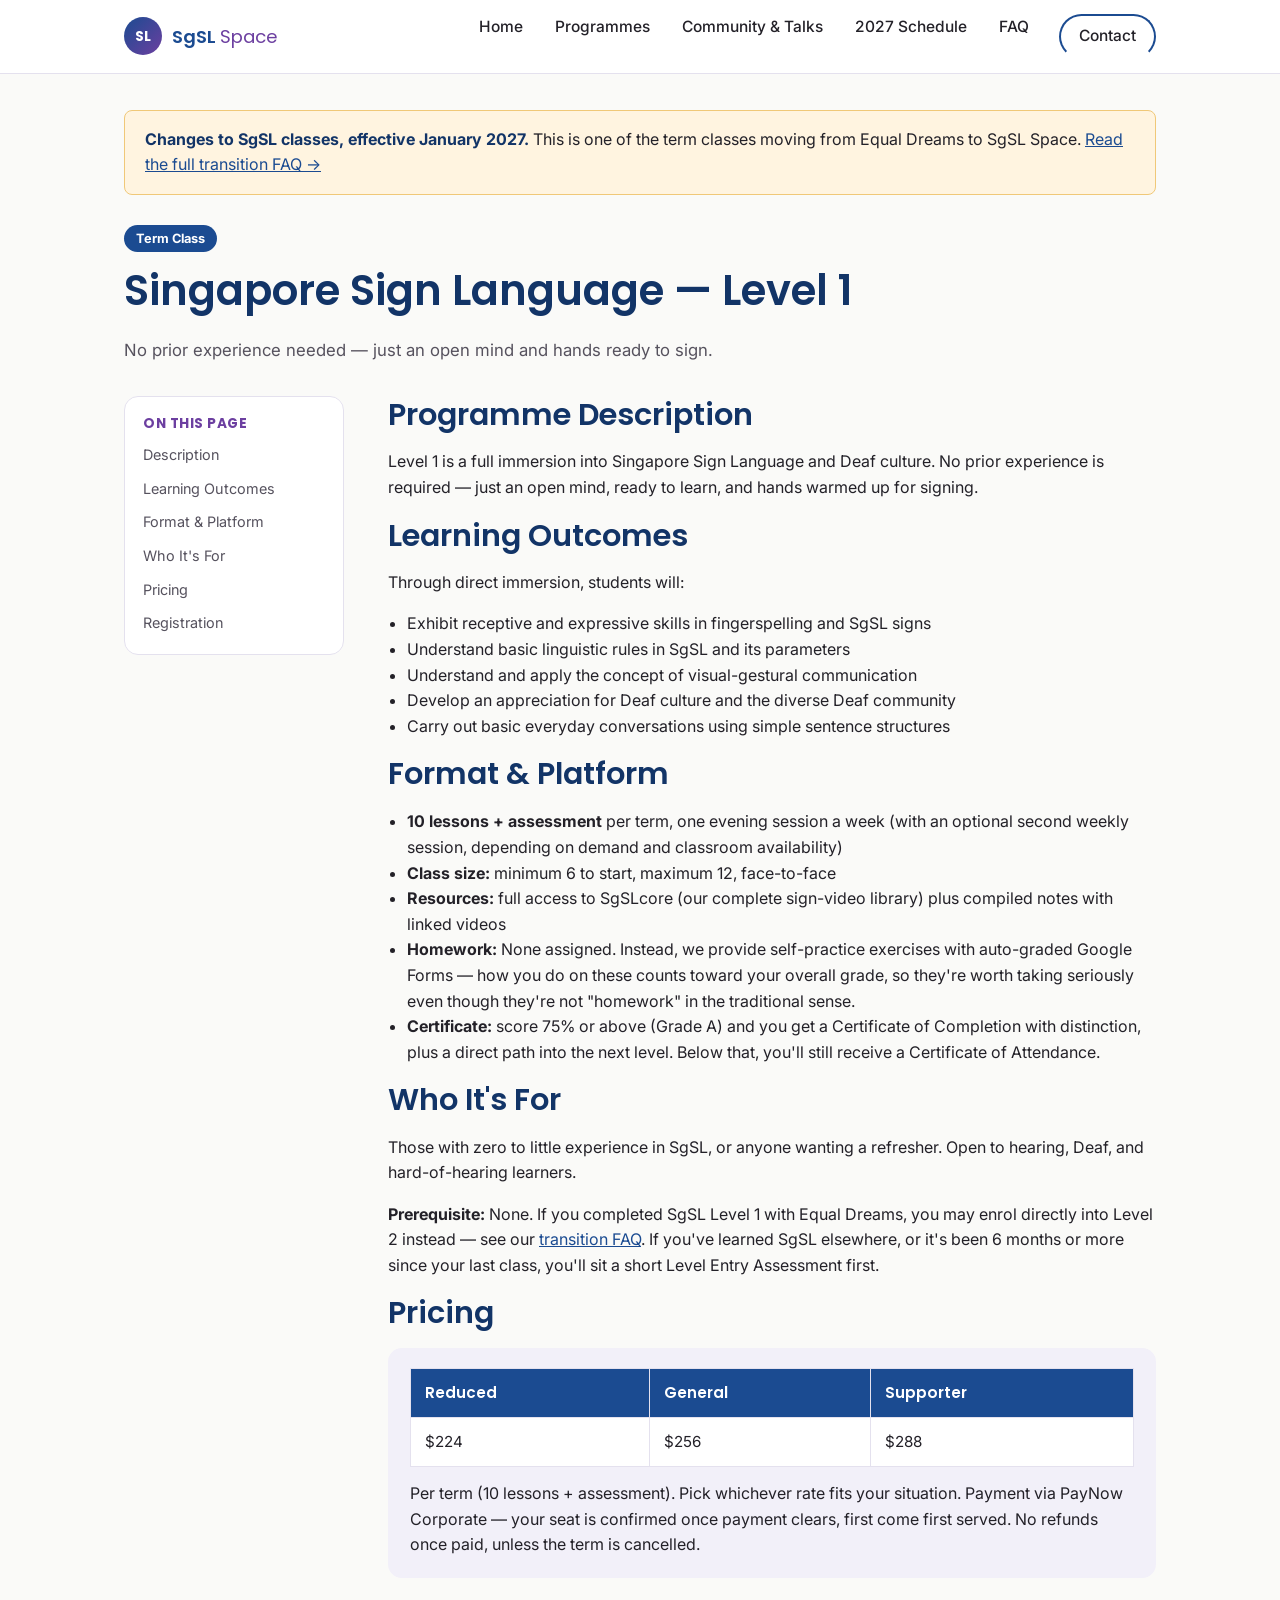
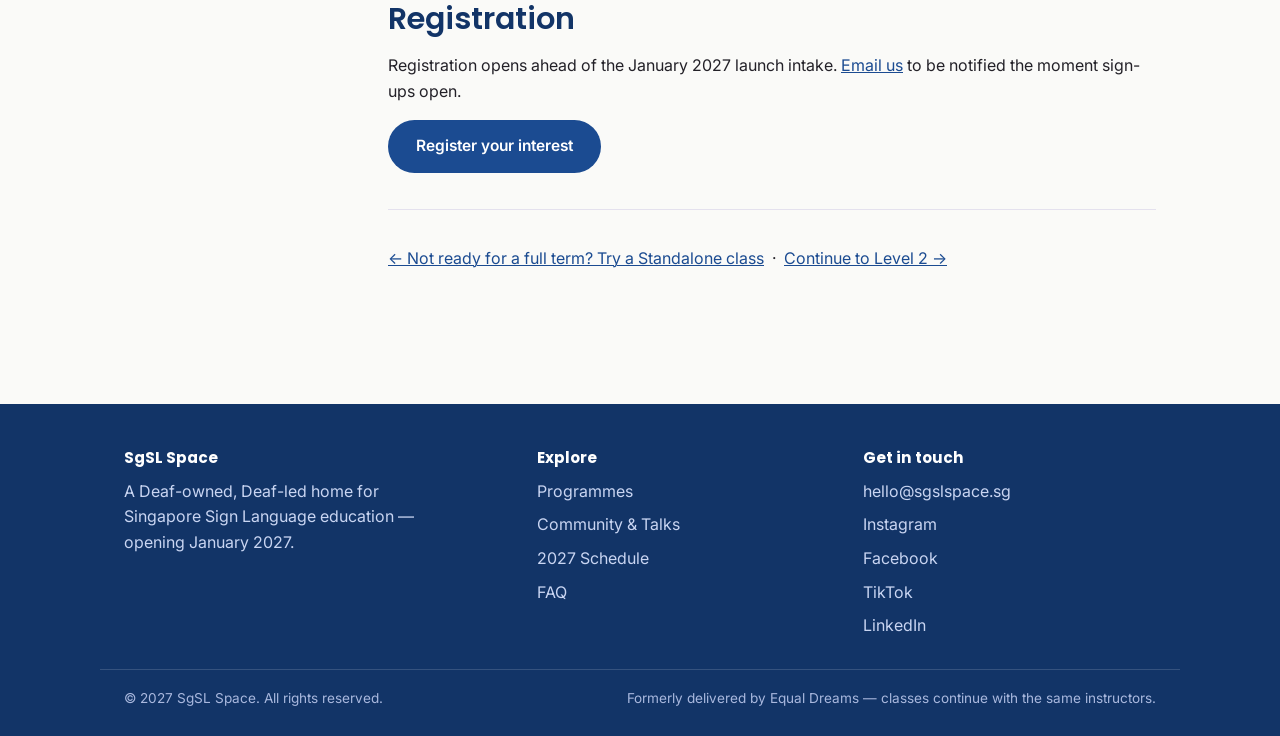
<file: level-1.html>
<!doctype html>
<html lang="en">
<head>
<meta charset="utf-8">
<meta name="viewport" content="width=device-width, initial-scale=1">
<title>Singapore Sign Language Level 1 — SgSL Space</title>
<meta name="description" content="SgSL Space Level 1 term class — No prior experience needed — just an open mind and hands ready to sign.">
<link rel="preconnect" href="https://fonts.googleapis.com">
<link href="https://fonts.googleapis.com/css2?family=Poppins:wght@500;600;700&family=Inter:wght@400;500;600&display=swap" rel="stylesheet">
<style>
/* =========================================================
   SgSL Space — shared stylesheet
   Palette + type inspired by Equal Dreams Academy's site:
   blue/purple brand colours, clean rounded sans-serif type,
   card-based layout, simple anchor-nav pattern.
   ========================================================= */

:root{
  --navy:        #1B4B91;   /* primary blue — header, links, primary buttons */
  --navy-dark:   #123467;
  --purple:      #6C3FA0;   /* secondary brand colour */
  --teal:        #2E9E8F;   /* accent — Level 2 / tags */
  --gold:        #E8A33D;   /* accent — Level 3 / tags */
  --cream:       #FAFAF8;   /* page background */
  --white:       #FFFFFF;
  --ink:         #232128;
  --ink-soft:    #56525E;
  --border:      #E4E1EE;
  --soft-bg:     #F2F0F9;
  --announce-bg: #FFF4E0;
  --announce-border: #F0C878;
  --radius: 14px;
  --radius-sm: 8px;
  --shadow: 0 2px 10px rgba(27,75,145,0.07);
  --shadow-hover: 0 8px 24px rgba(27,75,145,0.14);
  --max: 1080px;
}

*{ box-sizing:border-box; }
html{ scroll-behavior:smooth; }
body{
  margin:0;
  font-family:"Inter", -apple-system, Segoe UI, Arial, sans-serif;
  color:var(--ink);
  background:var(--cream);
  line-height:1.6;
  font-size:16px;
}
h1,h2,h3,h4{
  font-family:"Poppins","Inter",sans-serif;
  color:var(--navy-dark);
  line-height:1.25;
  margin:0 0 .5em;
}
h1{ font-size:clamp(1.9rem,4vw,2.6rem); font-weight:600; }
h2{ font-size:clamp(1.4rem,3vw,1.9rem); font-weight:600; }
h3{ font-size:1.2rem; font-weight:600; }
p{ margin:0 0 1em; }
a{ color:var(--navy); text-decoration:underline; text-decoration-thickness:1px; }
a:hover{ color:var(--purple); }
img{ max-width:100%; display:block; }
ul{ padding-left:1.2em; }
.container{ max-width:var(--max); margin:0 auto; padding:0 24px; }

/* Skip link for accessibility */
.skip-link{
  position:absolute; left:-999px; top:auto;
  background:var(--navy); color:#fff; padding:10px 16px; border-radius:0 0 8px 0; z-index:200;
}
.skip-link:focus{ left:0; top:0; }

/* ---------- Header ---------- */
.site-header{
  background:var(--white);
  border-bottom:1px solid var(--border);
  position:sticky; top:0; z-index:100;
}
.site-header .container{
  display:flex; align-items:center; justify-content:space-between;
  padding:14px 24px;
}
.logo{
  display:flex; align-items:center; gap:10px;
  font-family:"Poppins",sans-serif; font-weight:600; font-size:1.15rem;
  text-decoration:none; color:var(--navy-dark);
}
.logo:hover{ color:var(--navy-dark); }
.logo-badge{
  width:38px; height:38px; border-radius:50%;
  background:linear-gradient(135deg,var(--navy),var(--purple));
  color:#fff; display:flex; align-items:center; justify-content:center;
  font-size:.85rem; font-weight:700; flex:none;
}
.logo .brand-sgsl{ color:var(--navy); }
.logo .brand-space{ color:var(--purple); font-weight:400; }

.main-nav ul{ list-style:none; display:flex; gap:28px; margin:0; padding:0; }
.main-nav a{
  color:var(--ink); text-decoration:none; font-weight:500; font-size:.97rem;
  padding:6px 2px; border-bottom:2px solid transparent;
}
.main-nav a:hover, .main-nav a.active{ color:var(--navy); border-bottom-color:var(--navy); }
.nav-toggle{ display:none; }

@media (max-width:760px){
  .main-nav ul{ gap:16px; flex-wrap:wrap; justify-content:flex-end; }
  .site-header .container{ flex-wrap:wrap; row-gap:10px; }
}

/* ---------- Buttons ---------- */
.btn{
  display:inline-block; padding:12px 26px; border-radius:999px;
  font-weight:600; text-decoration:none; font-size:.97rem;
  transition:transform .15s ease, box-shadow .15s ease, background .15s ease;
  border:2px solid transparent;
}
.btn-primary{ background:var(--navy); color:#fff; }
.btn-primary:hover{ background:var(--navy-dark); color:#fff; transform:translateY(-1px); box-shadow:var(--shadow-hover); }
.btn-outline{ background:transparent; color:var(--navy); border-color:var(--navy); }
.btn-outline:hover{ background:var(--navy); color:#fff; }
.btn-purple{ background:var(--purple); color:#fff; }
.btn-purple:hover{ background:#582f86; color:#fff; }

/* ---------- Hero ---------- */
.hero{
  background:linear-gradient(180deg,#EEF3FC 0%, var(--cream) 100%);
  padding:64px 0 56px;
  border-bottom:1px solid var(--border);
}
.hero .container{ display:grid; grid-template-columns:1.1fr .9fr; gap:40px; align-items:center; }
.hero-eyebrow{
  display:inline-block; background:var(--soft-bg); color:var(--purple);
  font-weight:600; font-size:.8rem; letter-spacing:.04em; text-transform:uppercase;
  padding:6px 14px; border-radius:999px; margin-bottom:16px;
}
.hero p.lead{ font-size:1.1rem; color:var(--ink-soft); }
.hero-actions{ display:flex; gap:14px; flex-wrap:wrap; margin-top:22px; }
.hero-art{
  background:var(--white); border:1px solid var(--border); border-radius:var(--radius);
  padding:22px; box-shadow:var(--shadow);
}
.hero-art .pill-row{ display:flex; gap:10px; flex-wrap:wrap; margin-bottom:14px; }
.pill{
  font-size:.8rem; font-weight:700; padding:6px 12px; border-radius:999px; color:#fff;
}
.pill.p-navy{ background:var(--navy); }
.pill.p-teal{ background:var(--teal); }
.pill.p-gold{ background:var(--gold); color:#3a2a00; }
.pill.p-purple{ background:var(--purple); }

@media (max-width:820px){
  .hero .container{ grid-template-columns:1fr; }
}

/* ---------- Announcement banner ---------- */
.announcement{
  background:var(--announce-bg); border:1px solid var(--announce-border);
  border-radius:var(--radius-sm); padding:16px 20px; margin:0 0 30px;
}
.announcement strong{ color:var(--navy-dark); }

/* ---------- Sections ---------- */
.section{ padding:56px 0; }
.section.alt{ background:var(--white); border-top:1px solid var(--border); border-bottom:1px solid var(--border); }
.section-head{ max-width:680px; margin:0 auto 34px; text-align:center; }
.section-head p{ color:var(--ink-soft); }

/* ---------- Cards / grid ---------- */
.grid{ display:grid; gap:22px; }
.grid-3{ grid-template-columns:repeat(3,1fr); }
.grid-2{ grid-template-columns:repeat(2,1fr); }
@media (max-width:820px){ .grid-3,.grid-2{ grid-template-columns:1fr; } }

.card{
  background:var(--white); border:1px solid var(--border); border-radius:var(--radius);
  padding:26px; box-shadow:var(--shadow); transition:box-shadow .15s ease, transform .15s ease;
  display:flex; flex-direction:column;
}
.card:hover{ box-shadow:var(--shadow-hover); transform:translateY(-2px); }
.card .tag{ align-self:flex-start; margin-bottom:12px; }
.card h3{ margin-bottom:8px; }
.card p{ color:var(--ink-soft); flex:1; }
.card .card-link{ font-weight:600; text-decoration:none; margin-top:10px; display:inline-block; }

/* ---------- Table ---------- */
table{ width:100%; border-collapse:collapse; margin:0 0 28px; background:var(--white); }
caption{ text-align:left; font-weight:600; margin-bottom:8px; color:var(--navy-dark); }
th,td{ padding:12px 14px; border:1px solid var(--border); text-align:left; font-size:.95rem; }
th{ background:var(--navy); color:#fff; font-family:"Poppins",sans-serif; font-weight:600; }
tr:nth-child(even) td{ background:var(--soft-bg); }
.table-wrap{ overflow-x:auto; }

/* ---------- On-this-page nav ---------- */
.page-layout{ display:grid; grid-template-columns:220px 1fr; gap:44px; align-items:start; }
.onpage-nav{
  position:sticky; top:88px; background:var(--white); border:1px solid var(--border);
  border-radius:var(--radius); padding:18px;
}
.onpage-nav h4{ font-size:.85rem; text-transform:uppercase; letter-spacing:.04em; color:var(--purple); margin-bottom:10px; }
.onpage-nav ul{ list-style:none; padding:0; margin:0; display:flex; flex-direction:column; gap:8px; }
.onpage-nav a{ font-size:.9rem; text-decoration:none; color:var(--ink-soft); }
.onpage-nav a:hover{ color:var(--navy); }
@media (max-width:900px){
  .page-layout{ grid-template-columns:1fr; }
  .onpage-nav{ position:static; }
}

/* ---------- FAQ accordion ---------- */
.faq-group{ margin-bottom:36px; }
.faq-item{ border-bottom:1px solid var(--border); }
.faq-q{
  width:100%; text-align:left; background:none; border:none; cursor:pointer;
  font-family:"Poppins",sans-serif; font-weight:600; font-size:1.02rem; color:var(--navy-dark);
  padding:16px 0; display:flex; justify-content:space-between; align-items:center; gap:12px;
}
.faq-q .icon{ font-size:1.3rem; color:var(--purple); transition:transform .2s ease; flex:none; }
.faq-item.open .faq-q .icon{ transform:rotate(45deg); }
.faq-a{ max-height:0; overflow:hidden; transition:max-height .25s ease; color:var(--ink-soft); }
.faq-a-inner{ padding:0 0 18px; }
.faq-item.open .faq-a{ max-height:600px; }
.faq-tabs{ display:flex; gap:10px; flex-wrap:wrap; margin-bottom:28px; }
.faq-tab-btn{
  border:2px solid var(--navy); background:#fff; color:var(--navy); padding:8px 18px;
  border-radius:999px; font-weight:600; cursor:pointer; font-family:inherit; font-size:.9rem;
}
.faq-tab-btn.active{ background:var(--navy); color:#fff; }

/* Native <details> based accordion */
.faq-item{ border-bottom:1px solid var(--border); }
.faq-item summary{
  list-style:none; cursor:pointer; padding:16px 0; display:flex; justify-content:space-between;
  align-items:center; gap:12px; font-family:"Poppins",sans-serif; font-weight:600; font-size:1.02rem;
  color:var(--navy-dark);
}
.faq-item summary::-webkit-details-marker{ display:none; }
.faq-item summary::after{
  content:"+"; font-size:1.4rem; color:var(--purple); flex:none; line-height:1;
}
.faq-item[open] summary::after{ content:"–"; }
.faq-item .faq-a-inner{ padding:0 0 18px; color:var(--ink-soft); }
.faq-item:target{ outline:2px solid var(--gold); outline-offset:4px; border-radius:6px; }

/* ---------- Pricing tiers ---------- */
.pricing-note{ background:var(--soft-bg); border-radius:var(--radius); padding:20px 22px; margin-bottom:22px; }

/* ---------- Testimonials ---------- */
.testimonial{
  background:var(--white); border-left:4px solid var(--purple); border-radius:0 var(--radius) var(--radius) 0;
  padding:18px 22px; box-shadow:var(--shadow); margin-bottom:16px;
}
.testimonial p{ margin-bottom:8px; font-style:italic; color:var(--ink); }
.testimonial .who{ font-size:.85rem; color:var(--ink-soft); font-style:normal; }

/* ---------- CTA band ---------- */
.cta-band{
  background:linear-gradient(120deg,var(--navy),var(--purple));
  color:#fff; border-radius:var(--radius); padding:40px; text-align:center; margin:0 24px;
}
.cta-band h2{ color:#fff; }
.cta-band p{ color:#EAE7F7; }
.cta-band .btn-primary{ background:#fff; color:var(--navy); }
.cta-band .btn-primary:hover{ background:#EEE; }

/* ---------- Footer ---------- */
.site-footer{ background:var(--navy-dark); color:#D9E1F5; padding:44px 0 26px; margin-top:60px; }
.footer-grid{ display:grid; grid-template-columns:1.3fr 1fr 1fr; gap:32px; }
.site-footer h4{ color:#fff; font-size:.95rem; margin-bottom:12px; }
.site-footer a{ color:#C9D5F2; text-decoration:none; }
.site-footer a:hover{ color:#fff; text-decoration:underline; }
.site-footer ul{ list-style:none; padding:0; margin:0; display:flex; flex-direction:column; gap:8px; }
.footer-bottom{
  border-top:1px solid rgba(255,255,255,.15); margin-top:30px; padding-top:18px;
  display:flex; justify-content:space-between; flex-wrap:wrap; gap:10px; font-size:.85rem; color:#A9B8DE;
}
@media (max-width:760px){ .footer-grid{ grid-template-columns:1fr; } }

/* ---------- Misc ---------- */
.badge-list{ display:flex; gap:10px; flex-wrap:wrap; margin-bottom:20px; }
.stat-row{ display:flex; gap:28px; flex-wrap:wrap; margin:22px 0; }
.stat{ min-width:120px; }
.stat .num{ font-family:"Poppins",sans-serif; font-size:1.6rem; font-weight:700; color:var(--navy); }
.stat .label{ font-size:.85rem; color:var(--ink-soft); }
hr.div{ border:none; border-top:1px solid var(--border); margin:36px 0; }
.tbc{ color:var(--gold); font-weight:600; }

</style>
</head>
<body>
<a class="skip-link" href="#main">Skip to content</a>
<header class="site-header">
  <div class="container">
    <a class="logo" href="index.html">
      <span class="logo-badge">SL</span>
      <span><span class="brand-sgsl">SgSL</span> <span class="brand-space">Space</span></span>
    </a>
    <nav class="main-nav" aria-label="Main">
      <ul><li><a href="index.html">Home</a></li><li><a href="programmes.html">Programmes</a></li><li><a href="community.html">Community & Talks</a></li><li><a href="schedule.html">2027 Schedule</a></li><li><a href="faq.html">FAQ</a></li><li><a href="mailto:hello@sgslspace.sg" class="btn btn-outline" style="padding:8px 18px;">Contact</a></li></ul>
    </nav>
  </div>
</header>
<main id="main">
<section class="section" style="padding-top:36px;">
  <div class="container">
    <div class="announcement">
      <strong>Changes to SgSL classes, effective January 2027.</strong> This is one of the term classes moving from Equal Dreams to SgSL Space. <a href="faq.html#transition">Read the full transition FAQ →</a>
    </div>

    <span class="pill p-navy">Term Class</span>
    <h1 style="margin-top:14px;">Singapore Sign Language — Level 1</h1>
    <p class="lead" style="color:var(--ink-soft);font-size:1.05rem;">No prior experience needed — just an open mind and hands ready to sign.</p>

    <div class="page-layout" style="margin-top:32px;">
      <nav class="onpage-nav" aria-label="On this page">
        <h4>On this page</h4>
        <ul>
          <li><a href="#description">Description</a></li>
          <li><a href="#outcomes">Learning Outcomes</a></li>
          <li><a href="#format">Format &amp; Platform</a></li>
          <li><a href="#audience">Who It's For</a></li>
          <li><a href="#pricing">Pricing</a></li>
          <li><a href="#registration">Registration</a></li>
        </ul>
      </nav>

      <div>
        <h2 id="description">Programme Description</h2>
        <p>Level 1 is a full immersion into Singapore Sign Language and Deaf culture. No prior experience is required — just an open mind, ready to learn, and hands warmed up for signing.</p>

        <h2 id="outcomes">Learning Outcomes</h2>
        <p>Through direct immersion, students will:</p>
        <ul><li>Exhibit receptive and expressive skills in fingerspelling and SgSL signs</li><li>Understand basic linguistic rules in SgSL and its parameters</li><li>Understand and apply the concept of visual-gestural communication</li><li>Develop an appreciation for Deaf culture and the diverse Deaf community</li><li>Carry out basic everyday conversations using simple sentence structures</li></ul>

        <h2 id="format">Format &amp; Platform</h2>
        <ul>
          <li><strong>10 lessons + assessment</strong> per term, one evening session a week (with an optional second weekly session, depending on demand and classroom availability)</li>
          <li><strong>Class size:</strong> minimum 6 to start, maximum 12, face-to-face</li>
          <li><strong>Resources:</strong> full access to SgSLcore (our complete sign-video library) plus compiled notes with linked videos</li>
          <li><strong>Homework:</strong> None assigned. Instead, we provide self-practice exercises with auto-graded Google Forms — how you do on these counts toward your overall grade, so they're worth taking seriously even though they're not "homework" in the traditional sense.</li>
          <li><strong>Certificate:</strong> score 75% or above (Grade A) and you get a Certificate of Completion with distinction, plus a direct path into the next level. Below that, you'll still receive a Certificate of Attendance.</li>
        </ul>

        <h2 id="audience">Who It's For</h2>
        <p>Those with zero to little experience in SgSL, or anyone wanting a refresher. Open to hearing, Deaf, and hard-of-hearing learners.</p>
        <p><strong>Prerequisite:</strong> None. If you completed SgSL Level 1 with Equal Dreams, you may enrol directly into Level 2 instead — see our <a href="faq.html#transition">transition FAQ</a>. If you've learned SgSL elsewhere, or it's been 6 months or more since your last class, you'll sit a short Level Entry Assessment first.</p>

        <h2 id="pricing">Pricing</h2>
        <div class="pricing-note">
          <div class="table-wrap" style="margin-bottom:0;">
          <table style="margin-bottom:0;">
            <thead><tr><th>Reduced</th><th>General</th><th>Supporter</th></tr></thead>
            <tbody><tr><td>$224</td><td>$256</td><td>$288</td></tr></tbody>
          </table>
          </div>
          <p style="margin:14px 0 0;">Per term (10 lessons + assessment). Pick whichever rate fits your situation. Payment via PayNow Corporate — your seat is confirmed once payment clears, first come first served. No refunds once paid, unless the term is cancelled.</p>
        </div>

        <h2 id="registration">Registration</h2>
        <p>Registration opens ahead of the January 2027 launch intake. <a href="mailto:hello@sgslspace.sg">Email us</a> to be notified the moment sign-ups open.</p>
        <a class="btn btn-primary" href="mailto:hello@sgslspace.sg">Register your interest</a>

        <hr class="div">
        <p>
          <a href="standalone.html">← Not ready for a full term? Try a Standalone class</a>
           &nbsp;·&nbsp; <a href="level-2.html">Continue to Level 2 →</a>
        </p>
      </div>
    </div>
  </div>
</section>
</main><footer class="site-footer">
  <div class="container footer-grid">
    <div>
      <h4>SgSL Space</h4>
      <p style="color:#C9D5F2;max-width:32ch;">A Deaf-owned, Deaf-led home for Singapore Sign Language education — opening January 2027.</p>
    </div>
    <div>
      <h4>Explore</h4>
      <ul>
        <li><a href="programmes.html">Programmes</a></li>
        <li><a href="community.html">Community &amp; Talks</a></li>
        <li><a href="schedule.html">2027 Schedule</a></li>
        <li><a href="faq.html">FAQ</a></li>
      </ul>
    </div>
    <div>
      <h4>Get in touch</h4>
      <ul>
        <li><a href="mailto:hello@sgslspace.sg">hello@sgslspace.sg</a></li>
        <li><a href="#">Instagram</a></li>
        <li><a href="#">Facebook</a></li>
        <li><a href="#">TikTok</a></li>
        <li><a href="#">LinkedIn</a></li>
      </ul>
    </div>
  </div>
  <div class="container footer-bottom">
    <span>© 2027 SgSL Space. All rights reserved.</span>
    <span>Formerly delivered by Equal Dreams — classes continue with the same instructors.</span>
  </div>
</footer>
<script>
// Opens the matching <details> FAQ item when arriving via a #hash link,
// and scrolls it into view. Progressive enhancement only — page works without JS.
(function () {
  function openTarget() {
    const hash = window.location.hash.replace("#", "");
    if (!hash) return;
    const el = document.getElementById(hash);
    if (el && el.tagName === "DETAILS") {
      el.open = true;
      el.scrollIntoView({ behavior: "smooth", block: "start" });
    }
  }
  window.addEventListener("hashchange", openTarget);
  document.addEventListener("DOMContentLoaded", openTarget);
})();

</script>
</body>
</html>
</file>
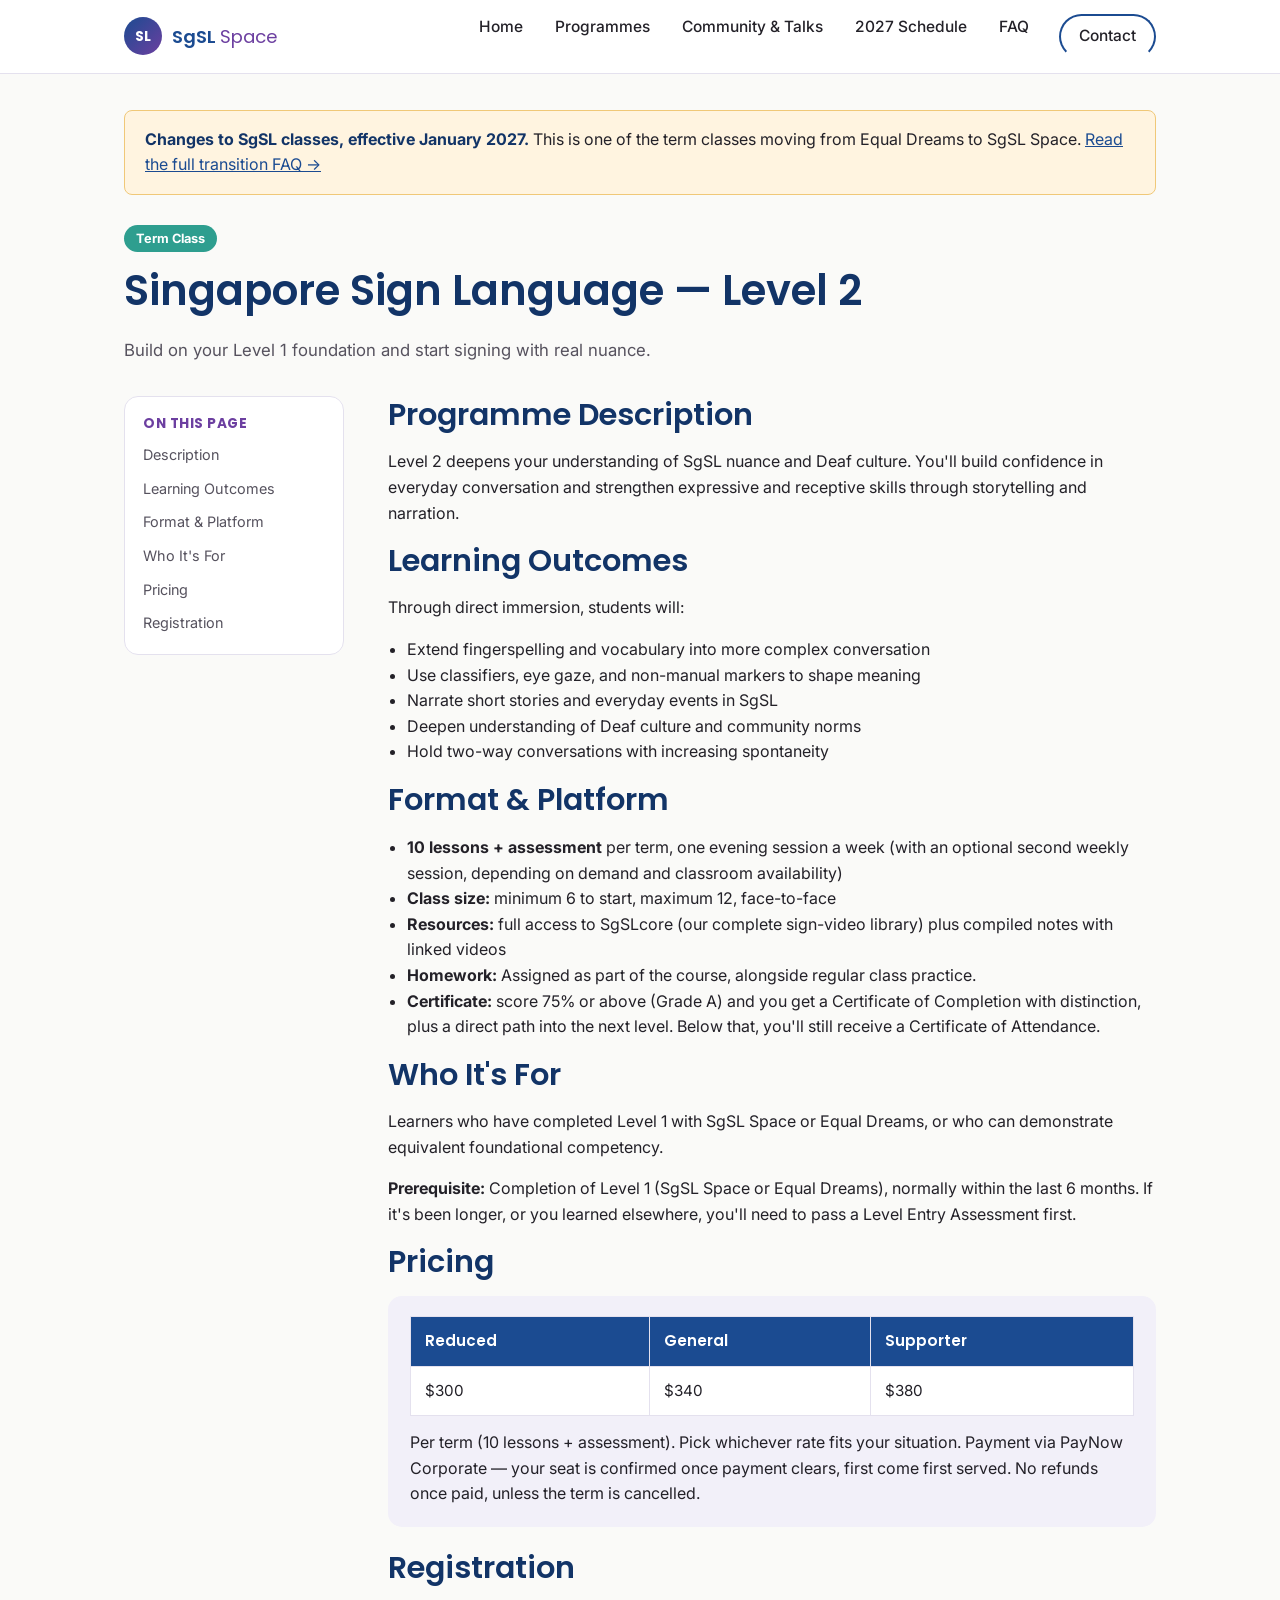
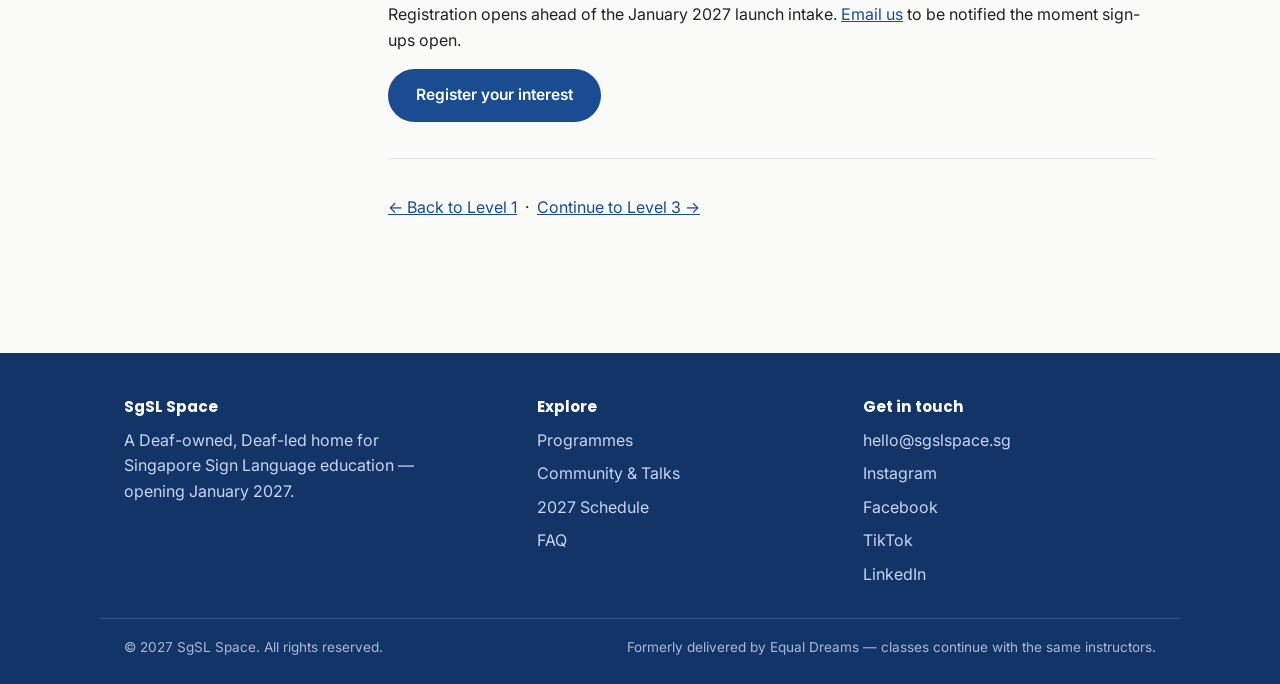
<file: level-2.html>
<!doctype html>
<html lang="en">
<head>
<meta charset="utf-8">
<meta name="viewport" content="width=device-width, initial-scale=1">
<title>Singapore Sign Language Level 2 — SgSL Space</title>
<meta name="description" content="SgSL Space Level 2 term class — Build on your Level 1 foundation and start signing with real nuance.">
<link rel="preconnect" href="https://fonts.googleapis.com">
<link href="https://fonts.googleapis.com/css2?family=Poppins:wght@500;600;700&family=Inter:wght@400;500;600&display=swap" rel="stylesheet">
<style>
/* =========================================================
   SgSL Space — shared stylesheet
   Palette + type inspired by Equal Dreams Academy's site:
   blue/purple brand colours, clean rounded sans-serif type,
   card-based layout, simple anchor-nav pattern.
   ========================================================= */

:root{
  --navy:        #1B4B91;   /* primary blue — header, links, primary buttons */
  --navy-dark:   #123467;
  --purple:      #6C3FA0;   /* secondary brand colour */
  --teal:        #2E9E8F;   /* accent — Level 2 / tags */
  --gold:        #E8A33D;   /* accent — Level 3 / tags */
  --cream:       #FAFAF8;   /* page background */
  --white:       #FFFFFF;
  --ink:         #232128;
  --ink-soft:    #56525E;
  --border:      #E4E1EE;
  --soft-bg:     #F2F0F9;
  --announce-bg: #FFF4E0;
  --announce-border: #F0C878;
  --radius: 14px;
  --radius-sm: 8px;
  --shadow: 0 2px 10px rgba(27,75,145,0.07);
  --shadow-hover: 0 8px 24px rgba(27,75,145,0.14);
  --max: 1080px;
}

*{ box-sizing:border-box; }
html{ scroll-behavior:smooth; }
body{
  margin:0;
  font-family:"Inter", -apple-system, Segoe UI, Arial, sans-serif;
  color:var(--ink);
  background:var(--cream);
  line-height:1.6;
  font-size:16px;
}
h1,h2,h3,h4{
  font-family:"Poppins","Inter",sans-serif;
  color:var(--navy-dark);
  line-height:1.25;
  margin:0 0 .5em;
}
h1{ font-size:clamp(1.9rem,4vw,2.6rem); font-weight:600; }
h2{ font-size:clamp(1.4rem,3vw,1.9rem); font-weight:600; }
h3{ font-size:1.2rem; font-weight:600; }
p{ margin:0 0 1em; }
a{ color:var(--navy); text-decoration:underline; text-decoration-thickness:1px; }
a:hover{ color:var(--purple); }
img{ max-width:100%; display:block; }
ul{ padding-left:1.2em; }
.container{ max-width:var(--max); margin:0 auto; padding:0 24px; }

/* Skip link for accessibility */
.skip-link{
  position:absolute; left:-999px; top:auto;
  background:var(--navy); color:#fff; padding:10px 16px; border-radius:0 0 8px 0; z-index:200;
}
.skip-link:focus{ left:0; top:0; }

/* ---------- Header ---------- */
.site-header{
  background:var(--white);
  border-bottom:1px solid var(--border);
  position:sticky; top:0; z-index:100;
}
.site-header .container{
  display:flex; align-items:center; justify-content:space-between;
  padding:14px 24px;
}
.logo{
  display:flex; align-items:center; gap:10px;
  font-family:"Poppins",sans-serif; font-weight:600; font-size:1.15rem;
  text-decoration:none; color:var(--navy-dark);
}
.logo:hover{ color:var(--navy-dark); }
.logo-badge{
  width:38px; height:38px; border-radius:50%;
  background:linear-gradient(135deg,var(--navy),var(--purple));
  color:#fff; display:flex; align-items:center; justify-content:center;
  font-size:.85rem; font-weight:700; flex:none;
}
.logo .brand-sgsl{ color:var(--navy); }
.logo .brand-space{ color:var(--purple); font-weight:400; }

.main-nav ul{ list-style:none; display:flex; gap:28px; margin:0; padding:0; }
.main-nav a{
  color:var(--ink); text-decoration:none; font-weight:500; font-size:.97rem;
  padding:6px 2px; border-bottom:2px solid transparent;
}
.main-nav a:hover, .main-nav a.active{ color:var(--navy); border-bottom-color:var(--navy); }
.nav-toggle{ display:none; }

@media (max-width:760px){
  .main-nav ul{ gap:16px; flex-wrap:wrap; justify-content:flex-end; }
  .site-header .container{ flex-wrap:wrap; row-gap:10px; }
}

/* ---------- Buttons ---------- */
.btn{
  display:inline-block; padding:12px 26px; border-radius:999px;
  font-weight:600; text-decoration:none; font-size:.97rem;
  transition:transform .15s ease, box-shadow .15s ease, background .15s ease;
  border:2px solid transparent;
}
.btn-primary{ background:var(--navy); color:#fff; }
.btn-primary:hover{ background:var(--navy-dark); color:#fff; transform:translateY(-1px); box-shadow:var(--shadow-hover); }
.btn-outline{ background:transparent; color:var(--navy); border-color:var(--navy); }
.btn-outline:hover{ background:var(--navy); color:#fff; }
.btn-purple{ background:var(--purple); color:#fff; }
.btn-purple:hover{ background:#582f86; color:#fff; }

/* ---------- Hero ---------- */
.hero{
  background:linear-gradient(180deg,#EEF3FC 0%, var(--cream) 100%);
  padding:64px 0 56px;
  border-bottom:1px solid var(--border);
}
.hero .container{ display:grid; grid-template-columns:1.1fr .9fr; gap:40px; align-items:center; }
.hero-eyebrow{
  display:inline-block; background:var(--soft-bg); color:var(--purple);
  font-weight:600; font-size:.8rem; letter-spacing:.04em; text-transform:uppercase;
  padding:6px 14px; border-radius:999px; margin-bottom:16px;
}
.hero p.lead{ font-size:1.1rem; color:var(--ink-soft); }
.hero-actions{ display:flex; gap:14px; flex-wrap:wrap; margin-top:22px; }
.hero-art{
  background:var(--white); border:1px solid var(--border); border-radius:var(--radius);
  padding:22px; box-shadow:var(--shadow);
}
.hero-art .pill-row{ display:flex; gap:10px; flex-wrap:wrap; margin-bottom:14px; }
.pill{
  font-size:.8rem; font-weight:700; padding:6px 12px; border-radius:999px; color:#fff;
}
.pill.p-navy{ background:var(--navy); }
.pill.p-teal{ background:var(--teal); }
.pill.p-gold{ background:var(--gold); color:#3a2a00; }
.pill.p-purple{ background:var(--purple); }

@media (max-width:820px){
  .hero .container{ grid-template-columns:1fr; }
}

/* ---------- Announcement banner ---------- */
.announcement{
  background:var(--announce-bg); border:1px solid var(--announce-border);
  border-radius:var(--radius-sm); padding:16px 20px; margin:0 0 30px;
}
.announcement strong{ color:var(--navy-dark); }

/* ---------- Sections ---------- */
.section{ padding:56px 0; }
.section.alt{ background:var(--white); border-top:1px solid var(--border); border-bottom:1px solid var(--border); }
.section-head{ max-width:680px; margin:0 auto 34px; text-align:center; }
.section-head p{ color:var(--ink-soft); }

/* ---------- Cards / grid ---------- */
.grid{ display:grid; gap:22px; }
.grid-3{ grid-template-columns:repeat(3,1fr); }
.grid-2{ grid-template-columns:repeat(2,1fr); }
@media (max-width:820px){ .grid-3,.grid-2{ grid-template-columns:1fr; } }

.card{
  background:var(--white); border:1px solid var(--border); border-radius:var(--radius);
  padding:26px; box-shadow:var(--shadow); transition:box-shadow .15s ease, transform .15s ease;
  display:flex; flex-direction:column;
}
.card:hover{ box-shadow:var(--shadow-hover); transform:translateY(-2px); }
.card .tag{ align-self:flex-start; margin-bottom:12px; }
.card h3{ margin-bottom:8px; }
.card p{ color:var(--ink-soft); flex:1; }
.card .card-link{ font-weight:600; text-decoration:none; margin-top:10px; display:inline-block; }

/* ---------- Table ---------- */
table{ width:100%; border-collapse:collapse; margin:0 0 28px; background:var(--white); }
caption{ text-align:left; font-weight:600; margin-bottom:8px; color:var(--navy-dark); }
th,td{ padding:12px 14px; border:1px solid var(--border); text-align:left; font-size:.95rem; }
th{ background:var(--navy); color:#fff; font-family:"Poppins",sans-serif; font-weight:600; }
tr:nth-child(even) td{ background:var(--soft-bg); }
.table-wrap{ overflow-x:auto; }

/* ---------- On-this-page nav ---------- */
.page-layout{ display:grid; grid-template-columns:220px 1fr; gap:44px; align-items:start; }
.onpage-nav{
  position:sticky; top:88px; background:var(--white); border:1px solid var(--border);
  border-radius:var(--radius); padding:18px;
}
.onpage-nav h4{ font-size:.85rem; text-transform:uppercase; letter-spacing:.04em; color:var(--purple); margin-bottom:10px; }
.onpage-nav ul{ list-style:none; padding:0; margin:0; display:flex; flex-direction:column; gap:8px; }
.onpage-nav a{ font-size:.9rem; text-decoration:none; color:var(--ink-soft); }
.onpage-nav a:hover{ color:var(--navy); }
@media (max-width:900px){
  .page-layout{ grid-template-columns:1fr; }
  .onpage-nav{ position:static; }
}

/* ---------- FAQ accordion ---------- */
.faq-group{ margin-bottom:36px; }
.faq-item{ border-bottom:1px solid var(--border); }
.faq-q{
  width:100%; text-align:left; background:none; border:none; cursor:pointer;
  font-family:"Poppins",sans-serif; font-weight:600; font-size:1.02rem; color:var(--navy-dark);
  padding:16px 0; display:flex; justify-content:space-between; align-items:center; gap:12px;
}
.faq-q .icon{ font-size:1.3rem; color:var(--purple); transition:transform .2s ease; flex:none; }
.faq-item.open .faq-q .icon{ transform:rotate(45deg); }
.faq-a{ max-height:0; overflow:hidden; transition:max-height .25s ease; color:var(--ink-soft); }
.faq-a-inner{ padding:0 0 18px; }
.faq-item.open .faq-a{ max-height:600px; }
.faq-tabs{ display:flex; gap:10px; flex-wrap:wrap; margin-bottom:28px; }
.faq-tab-btn{
  border:2px solid var(--navy); background:#fff; color:var(--navy); padding:8px 18px;
  border-radius:999px; font-weight:600; cursor:pointer; font-family:inherit; font-size:.9rem;
}
.faq-tab-btn.active{ background:var(--navy); color:#fff; }

/* Native <details> based accordion */
.faq-item{ border-bottom:1px solid var(--border); }
.faq-item summary{
  list-style:none; cursor:pointer; padding:16px 0; display:flex; justify-content:space-between;
  align-items:center; gap:12px; font-family:"Poppins",sans-serif; font-weight:600; font-size:1.02rem;
  color:var(--navy-dark);
}
.faq-item summary::-webkit-details-marker{ display:none; }
.faq-item summary::after{
  content:"+"; font-size:1.4rem; color:var(--purple); flex:none; line-height:1;
}
.faq-item[open] summary::after{ content:"–"; }
.faq-item .faq-a-inner{ padding:0 0 18px; color:var(--ink-soft); }
.faq-item:target{ outline:2px solid var(--gold); outline-offset:4px; border-radius:6px; }

/* ---------- Pricing tiers ---------- */
.pricing-note{ background:var(--soft-bg); border-radius:var(--radius); padding:20px 22px; margin-bottom:22px; }

/* ---------- Testimonials ---------- */
.testimonial{
  background:var(--white); border-left:4px solid var(--purple); border-radius:0 var(--radius) var(--radius) 0;
  padding:18px 22px; box-shadow:var(--shadow); margin-bottom:16px;
}
.testimonial p{ margin-bottom:8px; font-style:italic; color:var(--ink); }
.testimonial .who{ font-size:.85rem; color:var(--ink-soft); font-style:normal; }

/* ---------- CTA band ---------- */
.cta-band{
  background:linear-gradient(120deg,var(--navy),var(--purple));
  color:#fff; border-radius:var(--radius); padding:40px; text-align:center; margin:0 24px;
}
.cta-band h2{ color:#fff; }
.cta-band p{ color:#EAE7F7; }
.cta-band .btn-primary{ background:#fff; color:var(--navy); }
.cta-band .btn-primary:hover{ background:#EEE; }

/* ---------- Footer ---------- */
.site-footer{ background:var(--navy-dark); color:#D9E1F5; padding:44px 0 26px; margin-top:60px; }
.footer-grid{ display:grid; grid-template-columns:1.3fr 1fr 1fr; gap:32px; }
.site-footer h4{ color:#fff; font-size:.95rem; margin-bottom:12px; }
.site-footer a{ color:#C9D5F2; text-decoration:none; }
.site-footer a:hover{ color:#fff; text-decoration:underline; }
.site-footer ul{ list-style:none; padding:0; margin:0; display:flex; flex-direction:column; gap:8px; }
.footer-bottom{
  border-top:1px solid rgba(255,255,255,.15); margin-top:30px; padding-top:18px;
  display:flex; justify-content:space-between; flex-wrap:wrap; gap:10px; font-size:.85rem; color:#A9B8DE;
}
@media (max-width:760px){ .footer-grid{ grid-template-columns:1fr; } }

/* ---------- Misc ---------- */
.badge-list{ display:flex; gap:10px; flex-wrap:wrap; margin-bottom:20px; }
.stat-row{ display:flex; gap:28px; flex-wrap:wrap; margin:22px 0; }
.stat{ min-width:120px; }
.stat .num{ font-family:"Poppins",sans-serif; font-size:1.6rem; font-weight:700; color:var(--navy); }
.stat .label{ font-size:.85rem; color:var(--ink-soft); }
hr.div{ border:none; border-top:1px solid var(--border); margin:36px 0; }
.tbc{ color:var(--gold); font-weight:600; }

</style>
</head>
<body>
<a class="skip-link" href="#main">Skip to content</a>
<header class="site-header">
  <div class="container">
    <a class="logo" href="index.html">
      <span class="logo-badge">SL</span>
      <span><span class="brand-sgsl">SgSL</span> <span class="brand-space">Space</span></span>
    </a>
    <nav class="main-nav" aria-label="Main">
      <ul><li><a href="index.html">Home</a></li><li><a href="programmes.html">Programmes</a></li><li><a href="community.html">Community & Talks</a></li><li><a href="schedule.html">2027 Schedule</a></li><li><a href="faq.html">FAQ</a></li><li><a href="mailto:hello@sgslspace.sg" class="btn btn-outline" style="padding:8px 18px;">Contact</a></li></ul>
    </nav>
  </div>
</header>
<main id="main">
<section class="section" style="padding-top:36px;">
  <div class="container">
    <div class="announcement">
      <strong>Changes to SgSL classes, effective January 2027.</strong> This is one of the term classes moving from Equal Dreams to SgSL Space. <a href="faq.html#transition">Read the full transition FAQ →</a>
    </div>

    <span class="pill p-teal">Term Class</span>
    <h1 style="margin-top:14px;">Singapore Sign Language — Level 2</h1>
    <p class="lead" style="color:var(--ink-soft);font-size:1.05rem;">Build on your Level 1 foundation and start signing with real nuance.</p>

    <div class="page-layout" style="margin-top:32px;">
      <nav class="onpage-nav" aria-label="On this page">
        <h4>On this page</h4>
        <ul>
          <li><a href="#description">Description</a></li>
          <li><a href="#outcomes">Learning Outcomes</a></li>
          <li><a href="#format">Format &amp; Platform</a></li>
          <li><a href="#audience">Who It's For</a></li>
          <li><a href="#pricing">Pricing</a></li>
          <li><a href="#registration">Registration</a></li>
        </ul>
      </nav>

      <div>
        <h2 id="description">Programme Description</h2>
        <p>Level 2 deepens your understanding of SgSL nuance and Deaf culture. You'll build confidence in everyday conversation and strengthen expressive and receptive skills through storytelling and narration.</p>

        <h2 id="outcomes">Learning Outcomes</h2>
        <p>Through direct immersion, students will:</p>
        <ul><li>Extend fingerspelling and vocabulary into more complex conversation</li><li>Use classifiers, eye gaze, and non-manual markers to shape meaning</li><li>Narrate short stories and everyday events in SgSL</li><li>Deepen understanding of Deaf culture and community norms</li><li>Hold two-way conversations with increasing spontaneity</li></ul>

        <h2 id="format">Format &amp; Platform</h2>
        <ul>
          <li><strong>10 lessons + assessment</strong> per term, one evening session a week (with an optional second weekly session, depending on demand and classroom availability)</li>
          <li><strong>Class size:</strong> minimum 6 to start, maximum 12, face-to-face</li>
          <li><strong>Resources:</strong> full access to SgSLcore (our complete sign-video library) plus compiled notes with linked videos</li>
          <li><strong>Homework:</strong> Assigned as part of the course, alongside regular class practice.</li>
          <li><strong>Certificate:</strong> score 75% or above (Grade A) and you get a Certificate of Completion with distinction, plus a direct path into the next level. Below that, you'll still receive a Certificate of Attendance.</li>
        </ul>

        <h2 id="audience">Who It's For</h2>
        <p>Learners who have completed Level 1 with SgSL Space or Equal Dreams, or who can demonstrate equivalent foundational competency.</p>
        <p><strong>Prerequisite:</strong> Completion of Level 1 (SgSL Space or Equal Dreams), normally within the last 6 months. If it's been longer, or you learned elsewhere, you'll need to pass a Level Entry Assessment first.</p>

        <h2 id="pricing">Pricing</h2>
        <div class="pricing-note">
          <div class="table-wrap" style="margin-bottom:0;">
          <table style="margin-bottom:0;">
            <thead><tr><th>Reduced</th><th>General</th><th>Supporter</th></tr></thead>
            <tbody><tr><td>$300</td><td>$340</td><td>$380</td></tr></tbody>
          </table>
          </div>
          <p style="margin:14px 0 0;">Per term (10 lessons + assessment). Pick whichever rate fits your situation. Payment via PayNow Corporate — your seat is confirmed once payment clears, first come first served. No refunds once paid, unless the term is cancelled.</p>
        </div>

        <h2 id="registration">Registration</h2>
        <p>Registration opens ahead of the January 2027 launch intake. <a href="mailto:hello@sgslspace.sg">Email us</a> to be notified the moment sign-ups open.</p>
        <a class="btn btn-primary" href="mailto:hello@sgslspace.sg">Register your interest</a>

        <hr class="div">
        <p>
          <a href="level-1.html">← Back to Level 1</a>
           &nbsp;·&nbsp; <a href="level-3.html">Continue to Level 3 →</a>
        </p>
      </div>
    </div>
  </div>
</section>
</main><footer class="site-footer">
  <div class="container footer-grid">
    <div>
      <h4>SgSL Space</h4>
      <p style="color:#C9D5F2;max-width:32ch;">A Deaf-owned, Deaf-led home for Singapore Sign Language education — opening January 2027.</p>
    </div>
    <div>
      <h4>Explore</h4>
      <ul>
        <li><a href="programmes.html">Programmes</a></li>
        <li><a href="community.html">Community &amp; Talks</a></li>
        <li><a href="schedule.html">2027 Schedule</a></li>
        <li><a href="faq.html">FAQ</a></li>
      </ul>
    </div>
    <div>
      <h4>Get in touch</h4>
      <ul>
        <li><a href="mailto:hello@sgslspace.sg">hello@sgslspace.sg</a></li>
        <li><a href="#">Instagram</a></li>
        <li><a href="#">Facebook</a></li>
        <li><a href="#">TikTok</a></li>
        <li><a href="#">LinkedIn</a></li>
      </ul>
    </div>
  </div>
  <div class="container footer-bottom">
    <span>© 2027 SgSL Space. All rights reserved.</span>
    <span>Formerly delivered by Equal Dreams — classes continue with the same instructors.</span>
  </div>
</footer>
<script>
// Opens the matching <details> FAQ item when arriving via a #hash link,
// and scrolls it into view. Progressive enhancement only — page works without JS.
(function () {
  function openTarget() {
    const hash = window.location.hash.replace("#", "");
    if (!hash) return;
    const el = document.getElementById(hash);
    if (el && el.tagName === "DETAILS") {
      el.open = true;
      el.scrollIntoView({ behavior: "smooth", block: "start" });
    }
  }
  window.addEventListener("hashchange", openTarget);
  document.addEventListener("DOMContentLoaded", openTarget);
})();

</script>
</body>
</html>
</file>
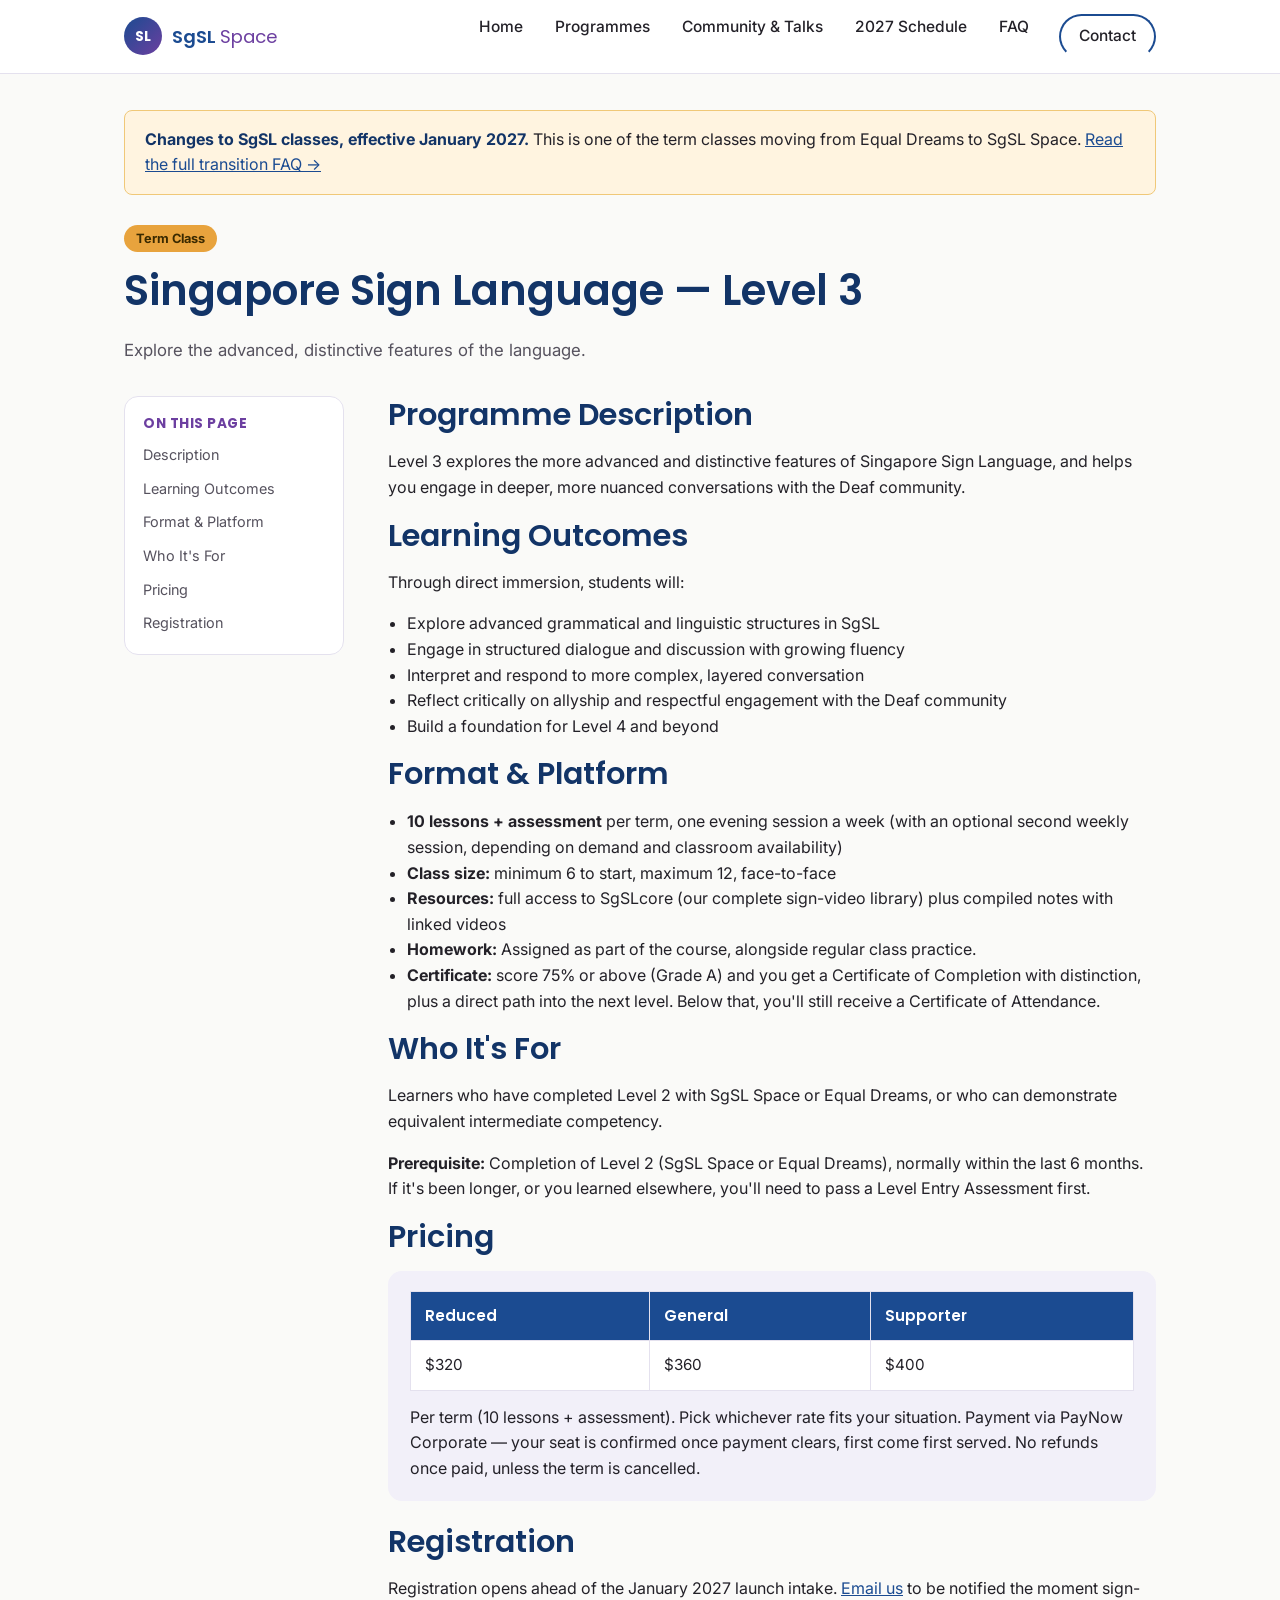
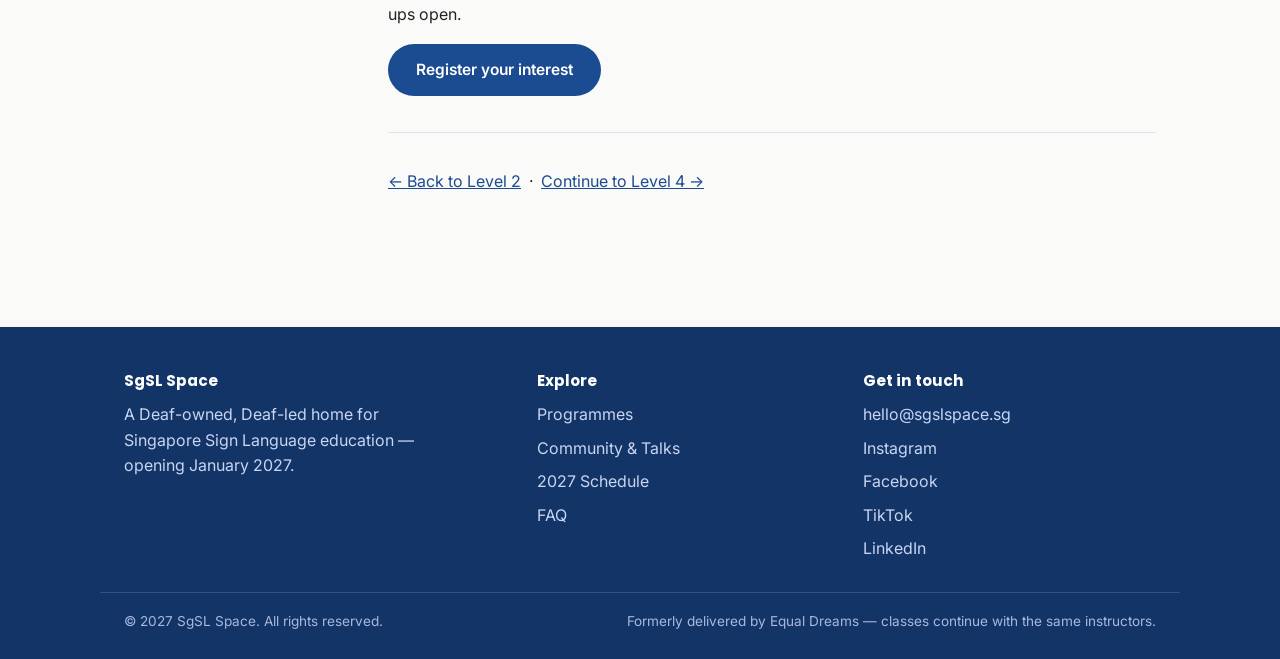
<file: level-3.html>
<!doctype html>
<html lang="en">
<head>
<meta charset="utf-8">
<meta name="viewport" content="width=device-width, initial-scale=1">
<title>Singapore Sign Language Level 3 — SgSL Space</title>
<meta name="description" content="SgSL Space Level 3 term class — Explore the advanced, distinctive features of the language.">
<link rel="preconnect" href="https://fonts.googleapis.com">
<link href="https://fonts.googleapis.com/css2?family=Poppins:wght@500;600;700&family=Inter:wght@400;500;600&display=swap" rel="stylesheet">
<style>
/* =========================================================
   SgSL Space — shared stylesheet
   Palette + type inspired by Equal Dreams Academy's site:
   blue/purple brand colours, clean rounded sans-serif type,
   card-based layout, simple anchor-nav pattern.
   ========================================================= */

:root{
  --navy:        #1B4B91;   /* primary blue — header, links, primary buttons */
  --navy-dark:   #123467;
  --purple:      #6C3FA0;   /* secondary brand colour */
  --teal:        #2E9E8F;   /* accent — Level 2 / tags */
  --gold:        #E8A33D;   /* accent — Level 3 / tags */
  --cream:       #FAFAF8;   /* page background */
  --white:       #FFFFFF;
  --ink:         #232128;
  --ink-soft:    #56525E;
  --border:      #E4E1EE;
  --soft-bg:     #F2F0F9;
  --announce-bg: #FFF4E0;
  --announce-border: #F0C878;
  --radius: 14px;
  --radius-sm: 8px;
  --shadow: 0 2px 10px rgba(27,75,145,0.07);
  --shadow-hover: 0 8px 24px rgba(27,75,145,0.14);
  --max: 1080px;
}

*{ box-sizing:border-box; }
html{ scroll-behavior:smooth; }
body{
  margin:0;
  font-family:"Inter", -apple-system, Segoe UI, Arial, sans-serif;
  color:var(--ink);
  background:var(--cream);
  line-height:1.6;
  font-size:16px;
}
h1,h2,h3,h4{
  font-family:"Poppins","Inter",sans-serif;
  color:var(--navy-dark);
  line-height:1.25;
  margin:0 0 .5em;
}
h1{ font-size:clamp(1.9rem,4vw,2.6rem); font-weight:600; }
h2{ font-size:clamp(1.4rem,3vw,1.9rem); font-weight:600; }
h3{ font-size:1.2rem; font-weight:600; }
p{ margin:0 0 1em; }
a{ color:var(--navy); text-decoration:underline; text-decoration-thickness:1px; }
a:hover{ color:var(--purple); }
img{ max-width:100%; display:block; }
ul{ padding-left:1.2em; }
.container{ max-width:var(--max); margin:0 auto; padding:0 24px; }

/* Skip link for accessibility */
.skip-link{
  position:absolute; left:-999px; top:auto;
  background:var(--navy); color:#fff; padding:10px 16px; border-radius:0 0 8px 0; z-index:200;
}
.skip-link:focus{ left:0; top:0; }

/* ---------- Header ---------- */
.site-header{
  background:var(--white);
  border-bottom:1px solid var(--border);
  position:sticky; top:0; z-index:100;
}
.site-header .container{
  display:flex; align-items:center; justify-content:space-between;
  padding:14px 24px;
}
.logo{
  display:flex; align-items:center; gap:10px;
  font-family:"Poppins",sans-serif; font-weight:600; font-size:1.15rem;
  text-decoration:none; color:var(--navy-dark);
}
.logo:hover{ color:var(--navy-dark); }
.logo-badge{
  width:38px; height:38px; border-radius:50%;
  background:linear-gradient(135deg,var(--navy),var(--purple));
  color:#fff; display:flex; align-items:center; justify-content:center;
  font-size:.85rem; font-weight:700; flex:none;
}
.logo .brand-sgsl{ color:var(--navy); }
.logo .brand-space{ color:var(--purple); font-weight:400; }

.main-nav ul{ list-style:none; display:flex; gap:28px; margin:0; padding:0; }
.main-nav a{
  color:var(--ink); text-decoration:none; font-weight:500; font-size:.97rem;
  padding:6px 2px; border-bottom:2px solid transparent;
}
.main-nav a:hover, .main-nav a.active{ color:var(--navy); border-bottom-color:var(--navy); }
.nav-toggle{ display:none; }

@media (max-width:760px){
  .main-nav ul{ gap:16px; flex-wrap:wrap; justify-content:flex-end; }
  .site-header .container{ flex-wrap:wrap; row-gap:10px; }
}

/* ---------- Buttons ---------- */
.btn{
  display:inline-block; padding:12px 26px; border-radius:999px;
  font-weight:600; text-decoration:none; font-size:.97rem;
  transition:transform .15s ease, box-shadow .15s ease, background .15s ease;
  border:2px solid transparent;
}
.btn-primary{ background:var(--navy); color:#fff; }
.btn-primary:hover{ background:var(--navy-dark); color:#fff; transform:translateY(-1px); box-shadow:var(--shadow-hover); }
.btn-outline{ background:transparent; color:var(--navy); border-color:var(--navy); }
.btn-outline:hover{ background:var(--navy); color:#fff; }
.btn-purple{ background:var(--purple); color:#fff; }
.btn-purple:hover{ background:#582f86; color:#fff; }

/* ---------- Hero ---------- */
.hero{
  background:linear-gradient(180deg,#EEF3FC 0%, var(--cream) 100%);
  padding:64px 0 56px;
  border-bottom:1px solid var(--border);
}
.hero .container{ display:grid; grid-template-columns:1.1fr .9fr; gap:40px; align-items:center; }
.hero-eyebrow{
  display:inline-block; background:var(--soft-bg); color:var(--purple);
  font-weight:600; font-size:.8rem; letter-spacing:.04em; text-transform:uppercase;
  padding:6px 14px; border-radius:999px; margin-bottom:16px;
}
.hero p.lead{ font-size:1.1rem; color:var(--ink-soft); }
.hero-actions{ display:flex; gap:14px; flex-wrap:wrap; margin-top:22px; }
.hero-art{
  background:var(--white); border:1px solid var(--border); border-radius:var(--radius);
  padding:22px; box-shadow:var(--shadow);
}
.hero-art .pill-row{ display:flex; gap:10px; flex-wrap:wrap; margin-bottom:14px; }
.pill{
  font-size:.8rem; font-weight:700; padding:6px 12px; border-radius:999px; color:#fff;
}
.pill.p-navy{ background:var(--navy); }
.pill.p-teal{ background:var(--teal); }
.pill.p-gold{ background:var(--gold); color:#3a2a00; }
.pill.p-purple{ background:var(--purple); }

@media (max-width:820px){
  .hero .container{ grid-template-columns:1fr; }
}

/* ---------- Announcement banner ---------- */
.announcement{
  background:var(--announce-bg); border:1px solid var(--announce-border);
  border-radius:var(--radius-sm); padding:16px 20px; margin:0 0 30px;
}
.announcement strong{ color:var(--navy-dark); }

/* ---------- Sections ---------- */
.section{ padding:56px 0; }
.section.alt{ background:var(--white); border-top:1px solid var(--border); border-bottom:1px solid var(--border); }
.section-head{ max-width:680px; margin:0 auto 34px; text-align:center; }
.section-head p{ color:var(--ink-soft); }

/* ---------- Cards / grid ---------- */
.grid{ display:grid; gap:22px; }
.grid-3{ grid-template-columns:repeat(3,1fr); }
.grid-2{ grid-template-columns:repeat(2,1fr); }
@media (max-width:820px){ .grid-3,.grid-2{ grid-template-columns:1fr; } }

.card{
  background:var(--white); border:1px solid var(--border); border-radius:var(--radius);
  padding:26px; box-shadow:var(--shadow); transition:box-shadow .15s ease, transform .15s ease;
  display:flex; flex-direction:column;
}
.card:hover{ box-shadow:var(--shadow-hover); transform:translateY(-2px); }
.card .tag{ align-self:flex-start; margin-bottom:12px; }
.card h3{ margin-bottom:8px; }
.card p{ color:var(--ink-soft); flex:1; }
.card .card-link{ font-weight:600; text-decoration:none; margin-top:10px; display:inline-block; }

/* ---------- Table ---------- */
table{ width:100%; border-collapse:collapse; margin:0 0 28px; background:var(--white); }
caption{ text-align:left; font-weight:600; margin-bottom:8px; color:var(--navy-dark); }
th,td{ padding:12px 14px; border:1px solid var(--border); text-align:left; font-size:.95rem; }
th{ background:var(--navy); color:#fff; font-family:"Poppins",sans-serif; font-weight:600; }
tr:nth-child(even) td{ background:var(--soft-bg); }
.table-wrap{ overflow-x:auto; }

/* ---------- On-this-page nav ---------- */
.page-layout{ display:grid; grid-template-columns:220px 1fr; gap:44px; align-items:start; }
.onpage-nav{
  position:sticky; top:88px; background:var(--white); border:1px solid var(--border);
  border-radius:var(--radius); padding:18px;
}
.onpage-nav h4{ font-size:.85rem; text-transform:uppercase; letter-spacing:.04em; color:var(--purple); margin-bottom:10px; }
.onpage-nav ul{ list-style:none; padding:0; margin:0; display:flex; flex-direction:column; gap:8px; }
.onpage-nav a{ font-size:.9rem; text-decoration:none; color:var(--ink-soft); }
.onpage-nav a:hover{ color:var(--navy); }
@media (max-width:900px){
  .page-layout{ grid-template-columns:1fr; }
  .onpage-nav{ position:static; }
}

/* ---------- FAQ accordion ---------- */
.faq-group{ margin-bottom:36px; }
.faq-item{ border-bottom:1px solid var(--border); }
.faq-q{
  width:100%; text-align:left; background:none; border:none; cursor:pointer;
  font-family:"Poppins",sans-serif; font-weight:600; font-size:1.02rem; color:var(--navy-dark);
  padding:16px 0; display:flex; justify-content:space-between; align-items:center; gap:12px;
}
.faq-q .icon{ font-size:1.3rem; color:var(--purple); transition:transform .2s ease; flex:none; }
.faq-item.open .faq-q .icon{ transform:rotate(45deg); }
.faq-a{ max-height:0; overflow:hidden; transition:max-height .25s ease; color:var(--ink-soft); }
.faq-a-inner{ padding:0 0 18px; }
.faq-item.open .faq-a{ max-height:600px; }
.faq-tabs{ display:flex; gap:10px; flex-wrap:wrap; margin-bottom:28px; }
.faq-tab-btn{
  border:2px solid var(--navy); background:#fff; color:var(--navy); padding:8px 18px;
  border-radius:999px; font-weight:600; cursor:pointer; font-family:inherit; font-size:.9rem;
}
.faq-tab-btn.active{ background:var(--navy); color:#fff; }

/* Native <details> based accordion */
.faq-item{ border-bottom:1px solid var(--border); }
.faq-item summary{
  list-style:none; cursor:pointer; padding:16px 0; display:flex; justify-content:space-between;
  align-items:center; gap:12px; font-family:"Poppins",sans-serif; font-weight:600; font-size:1.02rem;
  color:var(--navy-dark);
}
.faq-item summary::-webkit-details-marker{ display:none; }
.faq-item summary::after{
  content:"+"; font-size:1.4rem; color:var(--purple); flex:none; line-height:1;
}
.faq-item[open] summary::after{ content:"–"; }
.faq-item .faq-a-inner{ padding:0 0 18px; color:var(--ink-soft); }
.faq-item:target{ outline:2px solid var(--gold); outline-offset:4px; border-radius:6px; }

/* ---------- Pricing tiers ---------- */
.pricing-note{ background:var(--soft-bg); border-radius:var(--radius); padding:20px 22px; margin-bottom:22px; }

/* ---------- Testimonials ---------- */
.testimonial{
  background:var(--white); border-left:4px solid var(--purple); border-radius:0 var(--radius) var(--radius) 0;
  padding:18px 22px; box-shadow:var(--shadow); margin-bottom:16px;
}
.testimonial p{ margin-bottom:8px; font-style:italic; color:var(--ink); }
.testimonial .who{ font-size:.85rem; color:var(--ink-soft); font-style:normal; }

/* ---------- CTA band ---------- */
.cta-band{
  background:linear-gradient(120deg,var(--navy),var(--purple));
  color:#fff; border-radius:var(--radius); padding:40px; text-align:center; margin:0 24px;
}
.cta-band h2{ color:#fff; }
.cta-band p{ color:#EAE7F7; }
.cta-band .btn-primary{ background:#fff; color:var(--navy); }
.cta-band .btn-primary:hover{ background:#EEE; }

/* ---------- Footer ---------- */
.site-footer{ background:var(--navy-dark); color:#D9E1F5; padding:44px 0 26px; margin-top:60px; }
.footer-grid{ display:grid; grid-template-columns:1.3fr 1fr 1fr; gap:32px; }
.site-footer h4{ color:#fff; font-size:.95rem; margin-bottom:12px; }
.site-footer a{ color:#C9D5F2; text-decoration:none; }
.site-footer a:hover{ color:#fff; text-decoration:underline; }
.site-footer ul{ list-style:none; padding:0; margin:0; display:flex; flex-direction:column; gap:8px; }
.footer-bottom{
  border-top:1px solid rgba(255,255,255,.15); margin-top:30px; padding-top:18px;
  display:flex; justify-content:space-between; flex-wrap:wrap; gap:10px; font-size:.85rem; color:#A9B8DE;
}
@media (max-width:760px){ .footer-grid{ grid-template-columns:1fr; } }

/* ---------- Misc ---------- */
.badge-list{ display:flex; gap:10px; flex-wrap:wrap; margin-bottom:20px; }
.stat-row{ display:flex; gap:28px; flex-wrap:wrap; margin:22px 0; }
.stat{ min-width:120px; }
.stat .num{ font-family:"Poppins",sans-serif; font-size:1.6rem; font-weight:700; color:var(--navy); }
.stat .label{ font-size:.85rem; color:var(--ink-soft); }
hr.div{ border:none; border-top:1px solid var(--border); margin:36px 0; }
.tbc{ color:var(--gold); font-weight:600; }

</style>
</head>
<body>
<a class="skip-link" href="#main">Skip to content</a>
<header class="site-header">
  <div class="container">
    <a class="logo" href="index.html">
      <span class="logo-badge">SL</span>
      <span><span class="brand-sgsl">SgSL</span> <span class="brand-space">Space</span></span>
    </a>
    <nav class="main-nav" aria-label="Main">
      <ul><li><a href="index.html">Home</a></li><li><a href="programmes.html">Programmes</a></li><li><a href="community.html">Community & Talks</a></li><li><a href="schedule.html">2027 Schedule</a></li><li><a href="faq.html">FAQ</a></li><li><a href="mailto:hello@sgslspace.sg" class="btn btn-outline" style="padding:8px 18px;">Contact</a></li></ul>
    </nav>
  </div>
</header>
<main id="main">
<section class="section" style="padding-top:36px;">
  <div class="container">
    <div class="announcement">
      <strong>Changes to SgSL classes, effective January 2027.</strong> This is one of the term classes moving from Equal Dreams to SgSL Space. <a href="faq.html#transition">Read the full transition FAQ →</a>
    </div>

    <span class="pill p-gold">Term Class</span>
    <h1 style="margin-top:14px;">Singapore Sign Language — Level 3</h1>
    <p class="lead" style="color:var(--ink-soft);font-size:1.05rem;">Explore the advanced, distinctive features of the language.</p>

    <div class="page-layout" style="margin-top:32px;">
      <nav class="onpage-nav" aria-label="On this page">
        <h4>On this page</h4>
        <ul>
          <li><a href="#description">Description</a></li>
          <li><a href="#outcomes">Learning Outcomes</a></li>
          <li><a href="#format">Format &amp; Platform</a></li>
          <li><a href="#audience">Who It's For</a></li>
          <li><a href="#pricing">Pricing</a></li>
          <li><a href="#registration">Registration</a></li>
        </ul>
      </nav>

      <div>
        <h2 id="description">Programme Description</h2>
        <p>Level 3 explores the more advanced and distinctive features of Singapore Sign Language, and helps you engage in deeper, more nuanced conversations with the Deaf community.</p>

        <h2 id="outcomes">Learning Outcomes</h2>
        <p>Through direct immersion, students will:</p>
        <ul><li>Explore advanced grammatical and linguistic structures in SgSL</li><li>Engage in structured dialogue and discussion with growing fluency</li><li>Interpret and respond to more complex, layered conversation</li><li>Reflect critically on allyship and respectful engagement with the Deaf community</li><li>Build a foundation for Level 4 and beyond</li></ul>

        <h2 id="format">Format &amp; Platform</h2>
        <ul>
          <li><strong>10 lessons + assessment</strong> per term, one evening session a week (with an optional second weekly session, depending on demand and classroom availability)</li>
          <li><strong>Class size:</strong> minimum 6 to start, maximum 12, face-to-face</li>
          <li><strong>Resources:</strong> full access to SgSLcore (our complete sign-video library) plus compiled notes with linked videos</li>
          <li><strong>Homework:</strong> Assigned as part of the course, alongside regular class practice.</li>
          <li><strong>Certificate:</strong> score 75% or above (Grade A) and you get a Certificate of Completion with distinction, plus a direct path into the next level. Below that, you'll still receive a Certificate of Attendance.</li>
        </ul>

        <h2 id="audience">Who It's For</h2>
        <p>Learners who have completed Level 2 with SgSL Space or Equal Dreams, or who can demonstrate equivalent intermediate competency.</p>
        <p><strong>Prerequisite:</strong> Completion of Level 2 (SgSL Space or Equal Dreams), normally within the last 6 months. If it's been longer, or you learned elsewhere, you'll need to pass a Level Entry Assessment first.</p>

        <h2 id="pricing">Pricing</h2>
        <div class="pricing-note">
          <div class="table-wrap" style="margin-bottom:0;">
          <table style="margin-bottom:0;">
            <thead><tr><th>Reduced</th><th>General</th><th>Supporter</th></tr></thead>
            <tbody><tr><td>$320</td><td>$360</td><td>$400</td></tr></tbody>
          </table>
          </div>
          <p style="margin:14px 0 0;">Per term (10 lessons + assessment). Pick whichever rate fits your situation. Payment via PayNow Corporate — your seat is confirmed once payment clears, first come first served. No refunds once paid, unless the term is cancelled.</p>
        </div>

        <h2 id="registration">Registration</h2>
        <p>Registration opens ahead of the January 2027 launch intake. <a href="mailto:hello@sgslspace.sg">Email us</a> to be notified the moment sign-ups open.</p>
        <a class="btn btn-primary" href="mailto:hello@sgslspace.sg">Register your interest</a>

        <hr class="div">
        <p>
          <a href="level-2.html">← Back to Level 2</a>
           &nbsp;·&nbsp; <a href="level-4.html">Continue to Level 4 →</a>
        </p>
      </div>
    </div>
  </div>
</section>
</main><footer class="site-footer">
  <div class="container footer-grid">
    <div>
      <h4>SgSL Space</h4>
      <p style="color:#C9D5F2;max-width:32ch;">A Deaf-owned, Deaf-led home for Singapore Sign Language education — opening January 2027.</p>
    </div>
    <div>
      <h4>Explore</h4>
      <ul>
        <li><a href="programmes.html">Programmes</a></li>
        <li><a href="community.html">Community &amp; Talks</a></li>
        <li><a href="schedule.html">2027 Schedule</a></li>
        <li><a href="faq.html">FAQ</a></li>
      </ul>
    </div>
    <div>
      <h4>Get in touch</h4>
      <ul>
        <li><a href="mailto:hello@sgslspace.sg">hello@sgslspace.sg</a></li>
        <li><a href="#">Instagram</a></li>
        <li><a href="#">Facebook</a></li>
        <li><a href="#">TikTok</a></li>
        <li><a href="#">LinkedIn</a></li>
      </ul>
    </div>
  </div>
  <div class="container footer-bottom">
    <span>© 2027 SgSL Space. All rights reserved.</span>
    <span>Formerly delivered by Equal Dreams — classes continue with the same instructors.</span>
  </div>
</footer>
<script>
// Opens the matching <details> FAQ item when arriving via a #hash link,
// and scrolls it into view. Progressive enhancement only — page works without JS.
(function () {
  function openTarget() {
    const hash = window.location.hash.replace("#", "");
    if (!hash) return;
    const el = document.getElementById(hash);
    if (el && el.tagName === "DETAILS") {
      el.open = true;
      el.scrollIntoView({ behavior: "smooth", block: "start" });
    }
  }
  window.addEventListener("hashchange", openTarget);
  document.addEventListener("DOMContentLoaded", openTarget);
})();

</script>
</body>
</html>
</file>
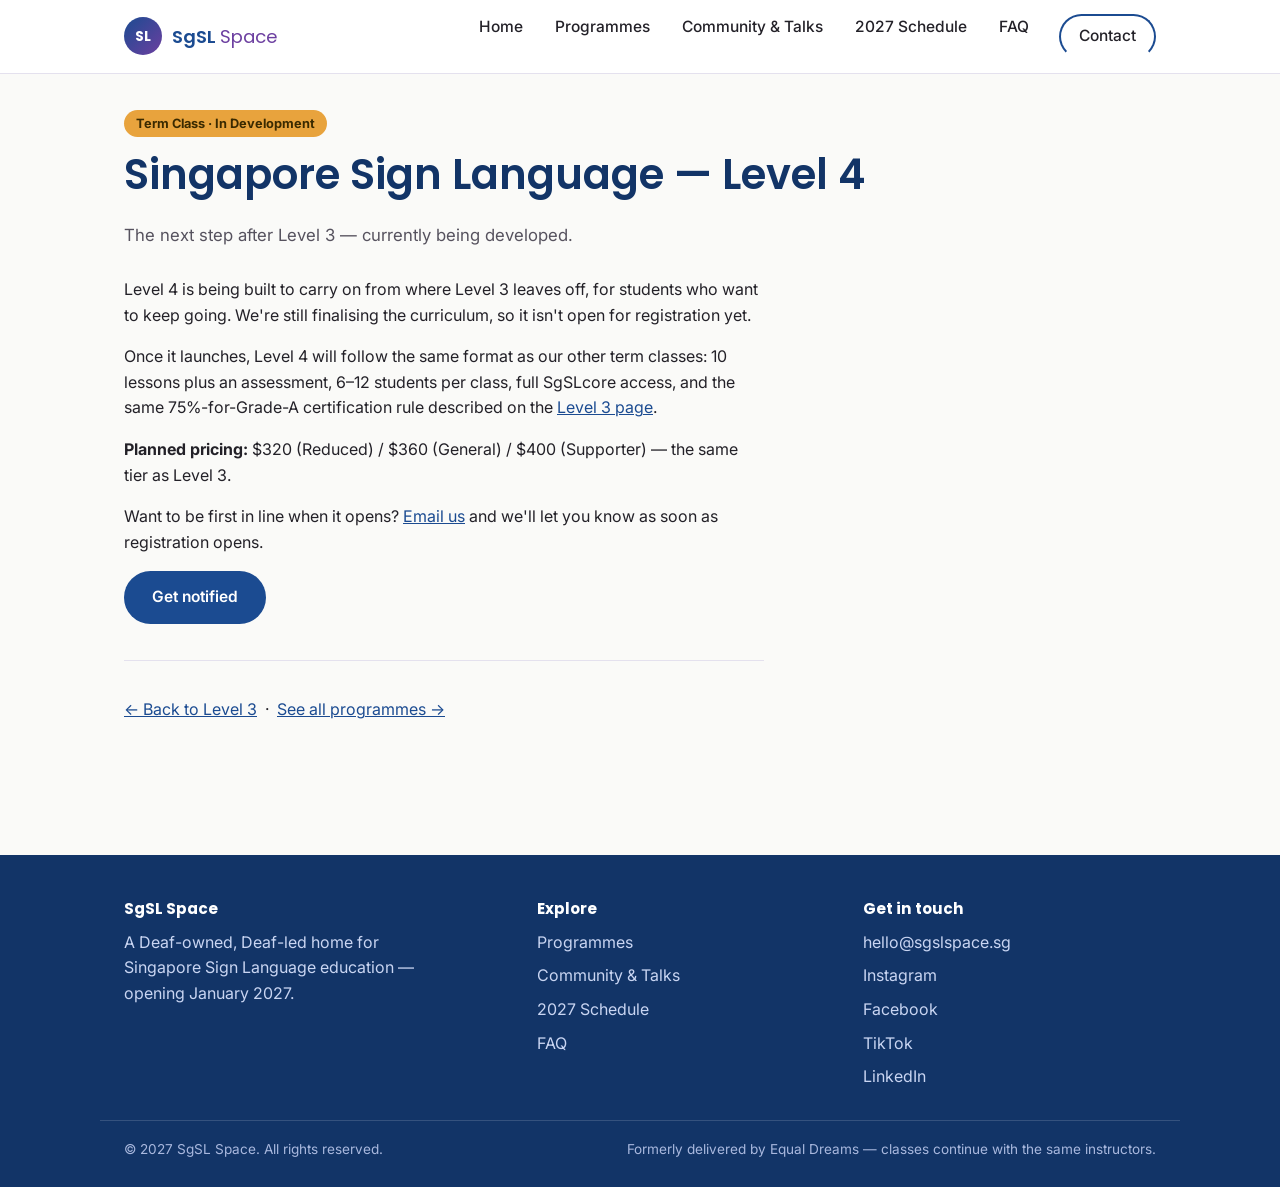
<file: level-4.html>
<!doctype html>
<html lang="en">
<head>
<meta charset="utf-8">
<meta name="viewport" content="width=device-width, initial-scale=1">
<title>Singapore Sign Language Level 4 (Coming Soon) — SgSL Space</title>
<meta name="description" content="SgSL Space Level 4 — currently in development.">
<link rel="preconnect" href="https://fonts.googleapis.com">
<link href="https://fonts.googleapis.com/css2?family=Poppins:wght@500;600;700&family=Inter:wght@400;500;600&display=swap" rel="stylesheet">
<style>
/* =========================================================
   SgSL Space — shared stylesheet
   Palette + type inspired by Equal Dreams Academy's site:
   blue/purple brand colours, clean rounded sans-serif type,
   card-based layout, simple anchor-nav pattern.
   ========================================================= */

:root{
  --navy:        #1B4B91;   /* primary blue — header, links, primary buttons */
  --navy-dark:   #123467;
  --purple:      #6C3FA0;   /* secondary brand colour */
  --teal:        #2E9E8F;   /* accent — Level 2 / tags */
  --gold:        #E8A33D;   /* accent — Level 3 / tags */
  --cream:       #FAFAF8;   /* page background */
  --white:       #FFFFFF;
  --ink:         #232128;
  --ink-soft:    #56525E;
  --border:      #E4E1EE;
  --soft-bg:     #F2F0F9;
  --announce-bg: #FFF4E0;
  --announce-border: #F0C878;
  --radius: 14px;
  --radius-sm: 8px;
  --shadow: 0 2px 10px rgba(27,75,145,0.07);
  --shadow-hover: 0 8px 24px rgba(27,75,145,0.14);
  --max: 1080px;
}

*{ box-sizing:border-box; }
html{ scroll-behavior:smooth; }
body{
  margin:0;
  font-family:"Inter", -apple-system, Segoe UI, Arial, sans-serif;
  color:var(--ink);
  background:var(--cream);
  line-height:1.6;
  font-size:16px;
}
h1,h2,h3,h4{
  font-family:"Poppins","Inter",sans-serif;
  color:var(--navy-dark);
  line-height:1.25;
  margin:0 0 .5em;
}
h1{ font-size:clamp(1.9rem,4vw,2.6rem); font-weight:600; }
h2{ font-size:clamp(1.4rem,3vw,1.9rem); font-weight:600; }
h3{ font-size:1.2rem; font-weight:600; }
p{ margin:0 0 1em; }
a{ color:var(--navy); text-decoration:underline; text-decoration-thickness:1px; }
a:hover{ color:var(--purple); }
img{ max-width:100%; display:block; }
ul{ padding-left:1.2em; }
.container{ max-width:var(--max); margin:0 auto; padding:0 24px; }

/* Skip link for accessibility */
.skip-link{
  position:absolute; left:-999px; top:auto;
  background:var(--navy); color:#fff; padding:10px 16px; border-radius:0 0 8px 0; z-index:200;
}
.skip-link:focus{ left:0; top:0; }

/* ---------- Header ---------- */
.site-header{
  background:var(--white);
  border-bottom:1px solid var(--border);
  position:sticky; top:0; z-index:100;
}
.site-header .container{
  display:flex; align-items:center; justify-content:space-between;
  padding:14px 24px;
}
.logo{
  display:flex; align-items:center; gap:10px;
  font-family:"Poppins",sans-serif; font-weight:600; font-size:1.15rem;
  text-decoration:none; color:var(--navy-dark);
}
.logo:hover{ color:var(--navy-dark); }
.logo-badge{
  width:38px; height:38px; border-radius:50%;
  background:linear-gradient(135deg,var(--navy),var(--purple));
  color:#fff; display:flex; align-items:center; justify-content:center;
  font-size:.85rem; font-weight:700; flex:none;
}
.logo .brand-sgsl{ color:var(--navy); }
.logo .brand-space{ color:var(--purple); font-weight:400; }

.main-nav ul{ list-style:none; display:flex; gap:28px; margin:0; padding:0; }
.main-nav a{
  color:var(--ink); text-decoration:none; font-weight:500; font-size:.97rem;
  padding:6px 2px; border-bottom:2px solid transparent;
}
.main-nav a:hover, .main-nav a.active{ color:var(--navy); border-bottom-color:var(--navy); }
.nav-toggle{ display:none; }

@media (max-width:760px){
  .main-nav ul{ gap:16px; flex-wrap:wrap; justify-content:flex-end; }
  .site-header .container{ flex-wrap:wrap; row-gap:10px; }
}

/* ---------- Buttons ---------- */
.btn{
  display:inline-block; padding:12px 26px; border-radius:999px;
  font-weight:600; text-decoration:none; font-size:.97rem;
  transition:transform .15s ease, box-shadow .15s ease, background .15s ease;
  border:2px solid transparent;
}
.btn-primary{ background:var(--navy); color:#fff; }
.btn-primary:hover{ background:var(--navy-dark); color:#fff; transform:translateY(-1px); box-shadow:var(--shadow-hover); }
.btn-outline{ background:transparent; color:var(--navy); border-color:var(--navy); }
.btn-outline:hover{ background:var(--navy); color:#fff; }
.btn-purple{ background:var(--purple); color:#fff; }
.btn-purple:hover{ background:#582f86; color:#fff; }

/* ---------- Hero ---------- */
.hero{
  background:linear-gradient(180deg,#EEF3FC 0%, var(--cream) 100%);
  padding:64px 0 56px;
  border-bottom:1px solid var(--border);
}
.hero .container{ display:grid; grid-template-columns:1.1fr .9fr; gap:40px; align-items:center; }
.hero-eyebrow{
  display:inline-block; background:var(--soft-bg); color:var(--purple);
  font-weight:600; font-size:.8rem; letter-spacing:.04em; text-transform:uppercase;
  padding:6px 14px; border-radius:999px; margin-bottom:16px;
}
.hero p.lead{ font-size:1.1rem; color:var(--ink-soft); }
.hero-actions{ display:flex; gap:14px; flex-wrap:wrap; margin-top:22px; }
.hero-art{
  background:var(--white); border:1px solid var(--border); border-radius:var(--radius);
  padding:22px; box-shadow:var(--shadow);
}
.hero-art .pill-row{ display:flex; gap:10px; flex-wrap:wrap; margin-bottom:14px; }
.pill{
  font-size:.8rem; font-weight:700; padding:6px 12px; border-radius:999px; color:#fff;
}
.pill.p-navy{ background:var(--navy); }
.pill.p-teal{ background:var(--teal); }
.pill.p-gold{ background:var(--gold); color:#3a2a00; }
.pill.p-purple{ background:var(--purple); }

@media (max-width:820px){
  .hero .container{ grid-template-columns:1fr; }
}

/* ---------- Announcement banner ---------- */
.announcement{
  background:var(--announce-bg); border:1px solid var(--announce-border);
  border-radius:var(--radius-sm); padding:16px 20px; margin:0 0 30px;
}
.announcement strong{ color:var(--navy-dark); }

/* ---------- Sections ---------- */
.section{ padding:56px 0; }
.section.alt{ background:var(--white); border-top:1px solid var(--border); border-bottom:1px solid var(--border); }
.section-head{ max-width:680px; margin:0 auto 34px; text-align:center; }
.section-head p{ color:var(--ink-soft); }

/* ---------- Cards / grid ---------- */
.grid{ display:grid; gap:22px; }
.grid-3{ grid-template-columns:repeat(3,1fr); }
.grid-2{ grid-template-columns:repeat(2,1fr); }
@media (max-width:820px){ .grid-3,.grid-2{ grid-template-columns:1fr; } }

.card{
  background:var(--white); border:1px solid var(--border); border-radius:var(--radius);
  padding:26px; box-shadow:var(--shadow); transition:box-shadow .15s ease, transform .15s ease;
  display:flex; flex-direction:column;
}
.card:hover{ box-shadow:var(--shadow-hover); transform:translateY(-2px); }
.card .tag{ align-self:flex-start; margin-bottom:12px; }
.card h3{ margin-bottom:8px; }
.card p{ color:var(--ink-soft); flex:1; }
.card .card-link{ font-weight:600; text-decoration:none; margin-top:10px; display:inline-block; }

/* ---------- Table ---------- */
table{ width:100%; border-collapse:collapse; margin:0 0 28px; background:var(--white); }
caption{ text-align:left; font-weight:600; margin-bottom:8px; color:var(--navy-dark); }
th,td{ padding:12px 14px; border:1px solid var(--border); text-align:left; font-size:.95rem; }
th{ background:var(--navy); color:#fff; font-family:"Poppins",sans-serif; font-weight:600; }
tr:nth-child(even) td{ background:var(--soft-bg); }
.table-wrap{ overflow-x:auto; }

/* ---------- On-this-page nav ---------- */
.page-layout{ display:grid; grid-template-columns:220px 1fr; gap:44px; align-items:start; }
.onpage-nav{
  position:sticky; top:88px; background:var(--white); border:1px solid var(--border);
  border-radius:var(--radius); padding:18px;
}
.onpage-nav h4{ font-size:.85rem; text-transform:uppercase; letter-spacing:.04em; color:var(--purple); margin-bottom:10px; }
.onpage-nav ul{ list-style:none; padding:0; margin:0; display:flex; flex-direction:column; gap:8px; }
.onpage-nav a{ font-size:.9rem; text-decoration:none; color:var(--ink-soft); }
.onpage-nav a:hover{ color:var(--navy); }
@media (max-width:900px){
  .page-layout{ grid-template-columns:1fr; }
  .onpage-nav{ position:static; }
}

/* ---------- FAQ accordion ---------- */
.faq-group{ margin-bottom:36px; }
.faq-item{ border-bottom:1px solid var(--border); }
.faq-q{
  width:100%; text-align:left; background:none; border:none; cursor:pointer;
  font-family:"Poppins",sans-serif; font-weight:600; font-size:1.02rem; color:var(--navy-dark);
  padding:16px 0; display:flex; justify-content:space-between; align-items:center; gap:12px;
}
.faq-q .icon{ font-size:1.3rem; color:var(--purple); transition:transform .2s ease; flex:none; }
.faq-item.open .faq-q .icon{ transform:rotate(45deg); }
.faq-a{ max-height:0; overflow:hidden; transition:max-height .25s ease; color:var(--ink-soft); }
.faq-a-inner{ padding:0 0 18px; }
.faq-item.open .faq-a{ max-height:600px; }
.faq-tabs{ display:flex; gap:10px; flex-wrap:wrap; margin-bottom:28px; }
.faq-tab-btn{
  border:2px solid var(--navy); background:#fff; color:var(--navy); padding:8px 18px;
  border-radius:999px; font-weight:600; cursor:pointer; font-family:inherit; font-size:.9rem;
}
.faq-tab-btn.active{ background:var(--navy); color:#fff; }

/* Native <details> based accordion */
.faq-item{ border-bottom:1px solid var(--border); }
.faq-item summary{
  list-style:none; cursor:pointer; padding:16px 0; display:flex; justify-content:space-between;
  align-items:center; gap:12px; font-family:"Poppins",sans-serif; font-weight:600; font-size:1.02rem;
  color:var(--navy-dark);
}
.faq-item summary::-webkit-details-marker{ display:none; }
.faq-item summary::after{
  content:"+"; font-size:1.4rem; color:var(--purple); flex:none; line-height:1;
}
.faq-item[open] summary::after{ content:"–"; }
.faq-item .faq-a-inner{ padding:0 0 18px; color:var(--ink-soft); }
.faq-item:target{ outline:2px solid var(--gold); outline-offset:4px; border-radius:6px; }

/* ---------- Pricing tiers ---------- */
.pricing-note{ background:var(--soft-bg); border-radius:var(--radius); padding:20px 22px; margin-bottom:22px; }

/* ---------- Testimonials ---------- */
.testimonial{
  background:var(--white); border-left:4px solid var(--purple); border-radius:0 var(--radius) var(--radius) 0;
  padding:18px 22px; box-shadow:var(--shadow); margin-bottom:16px;
}
.testimonial p{ margin-bottom:8px; font-style:italic; color:var(--ink); }
.testimonial .who{ font-size:.85rem; color:var(--ink-soft); font-style:normal; }

/* ---------- CTA band ---------- */
.cta-band{
  background:linear-gradient(120deg,var(--navy),var(--purple));
  color:#fff; border-radius:var(--radius); padding:40px; text-align:center; margin:0 24px;
}
.cta-band h2{ color:#fff; }
.cta-band p{ color:#EAE7F7; }
.cta-band .btn-primary{ background:#fff; color:var(--navy); }
.cta-band .btn-primary:hover{ background:#EEE; }

/* ---------- Footer ---------- */
.site-footer{ background:var(--navy-dark); color:#D9E1F5; padding:44px 0 26px; margin-top:60px; }
.footer-grid{ display:grid; grid-template-columns:1.3fr 1fr 1fr; gap:32px; }
.site-footer h4{ color:#fff; font-size:.95rem; margin-bottom:12px; }
.site-footer a{ color:#C9D5F2; text-decoration:none; }
.site-footer a:hover{ color:#fff; text-decoration:underline; }
.site-footer ul{ list-style:none; padding:0; margin:0; display:flex; flex-direction:column; gap:8px; }
.footer-bottom{
  border-top:1px solid rgba(255,255,255,.15); margin-top:30px; padding-top:18px;
  display:flex; justify-content:space-between; flex-wrap:wrap; gap:10px; font-size:.85rem; color:#A9B8DE;
}
@media (max-width:760px){ .footer-grid{ grid-template-columns:1fr; } }

/* ---------- Misc ---------- */
.badge-list{ display:flex; gap:10px; flex-wrap:wrap; margin-bottom:20px; }
.stat-row{ display:flex; gap:28px; flex-wrap:wrap; margin:22px 0; }
.stat{ min-width:120px; }
.stat .num{ font-family:"Poppins",sans-serif; font-size:1.6rem; font-weight:700; color:var(--navy); }
.stat .label{ font-size:.85rem; color:var(--ink-soft); }
hr.div{ border:none; border-top:1px solid var(--border); margin:36px 0; }
.tbc{ color:var(--gold); font-weight:600; }

</style>
</head>
<body>
<a class="skip-link" href="#main">Skip to content</a>
<header class="site-header">
  <div class="container">
    <a class="logo" href="index.html">
      <span class="logo-badge">SL</span>
      <span><span class="brand-sgsl">SgSL</span> <span class="brand-space">Space</span></span>
    </a>
    <nav class="main-nav" aria-label="Main">
      <ul><li><a href="index.html">Home</a></li><li><a href="programmes.html">Programmes</a></li><li><a href="community.html">Community & Talks</a></li><li><a href="schedule.html">2027 Schedule</a></li><li><a href="faq.html">FAQ</a></li><li><a href="mailto:hello@sgslspace.sg" class="btn btn-outline" style="padding:8px 18px;">Contact</a></li></ul>
    </nav>
  </div>
</header>
<main id="main">
<section class="section" style="padding-top:36px;">
  <div class="container">
    <span class="pill p-gold">Term Class · In Development</span>
    <h1 style="margin-top:14px;">Singapore Sign Language — Level 4</h1>
    <p class="lead" style="color:var(--ink-soft);font-size:1.05rem;">The next step after Level 3 — currently being developed.</p>

    <div style="max-width:640px;margin-top:28px;">
      <p>Level 4 is being built to carry on from where Level 3 leaves off, for students who want to keep going. We're still finalising the curriculum, so it isn't open for registration yet.</p>
      <p>Once it launches, Level 4 will follow the same format as our other term classes: 10 lessons plus an assessment, 6–12 students per class, full SgSLcore access, and the same 75%-for-Grade-A certification rule described on the <a href="level-3.html">Level 3 page</a>.</p>
      <p><strong>Planned pricing:</strong> $320 (Reduced) / $360 (General) / $400 (Supporter) — the same tier as Level 3.</p>
      <p>Want to be first in line when it opens? <a href="mailto:hello@sgslspace.sg">Email us</a> and we'll let you know as soon as registration opens.</p>
      <a class="btn btn-primary" href="mailto:hello@sgslspace.sg">Get notified</a>
      <hr class="div">
      <p><a href="level-3.html">← Back to Level 3</a> &nbsp;·&nbsp; <a href="programmes.html">See all programmes →</a></p>
    </div>
  </div>
</section>
</main><footer class="site-footer">
  <div class="container footer-grid">
    <div>
      <h4>SgSL Space</h4>
      <p style="color:#C9D5F2;max-width:32ch;">A Deaf-owned, Deaf-led home for Singapore Sign Language education — opening January 2027.</p>
    </div>
    <div>
      <h4>Explore</h4>
      <ul>
        <li><a href="programmes.html">Programmes</a></li>
        <li><a href="community.html">Community &amp; Talks</a></li>
        <li><a href="schedule.html">2027 Schedule</a></li>
        <li><a href="faq.html">FAQ</a></li>
      </ul>
    </div>
    <div>
      <h4>Get in touch</h4>
      <ul>
        <li><a href="mailto:hello@sgslspace.sg">hello@sgslspace.sg</a></li>
        <li><a href="#">Instagram</a></li>
        <li><a href="#">Facebook</a></li>
        <li><a href="#">TikTok</a></li>
        <li><a href="#">LinkedIn</a></li>
      </ul>
    </div>
  </div>
  <div class="container footer-bottom">
    <span>© 2027 SgSL Space. All rights reserved.</span>
    <span>Formerly delivered by Equal Dreams — classes continue with the same instructors.</span>
  </div>
</footer>
<script>
// Opens the matching <details> FAQ item when arriving via a #hash link,
// and scrolls it into view. Progressive enhancement only — page works without JS.
(function () {
  function openTarget() {
    const hash = window.location.hash.replace("#", "");
    if (!hash) return;
    const el = document.getElementById(hash);
    if (el && el.tagName === "DETAILS") {
      el.open = true;
      el.scrollIntoView({ behavior: "smooth", block: "start" });
    }
  }
  window.addEventListener("hashchange", openTarget);
  document.addEventListener("DOMContentLoaded", openTarget);
})();

</script>
</body>
</html>
</file>
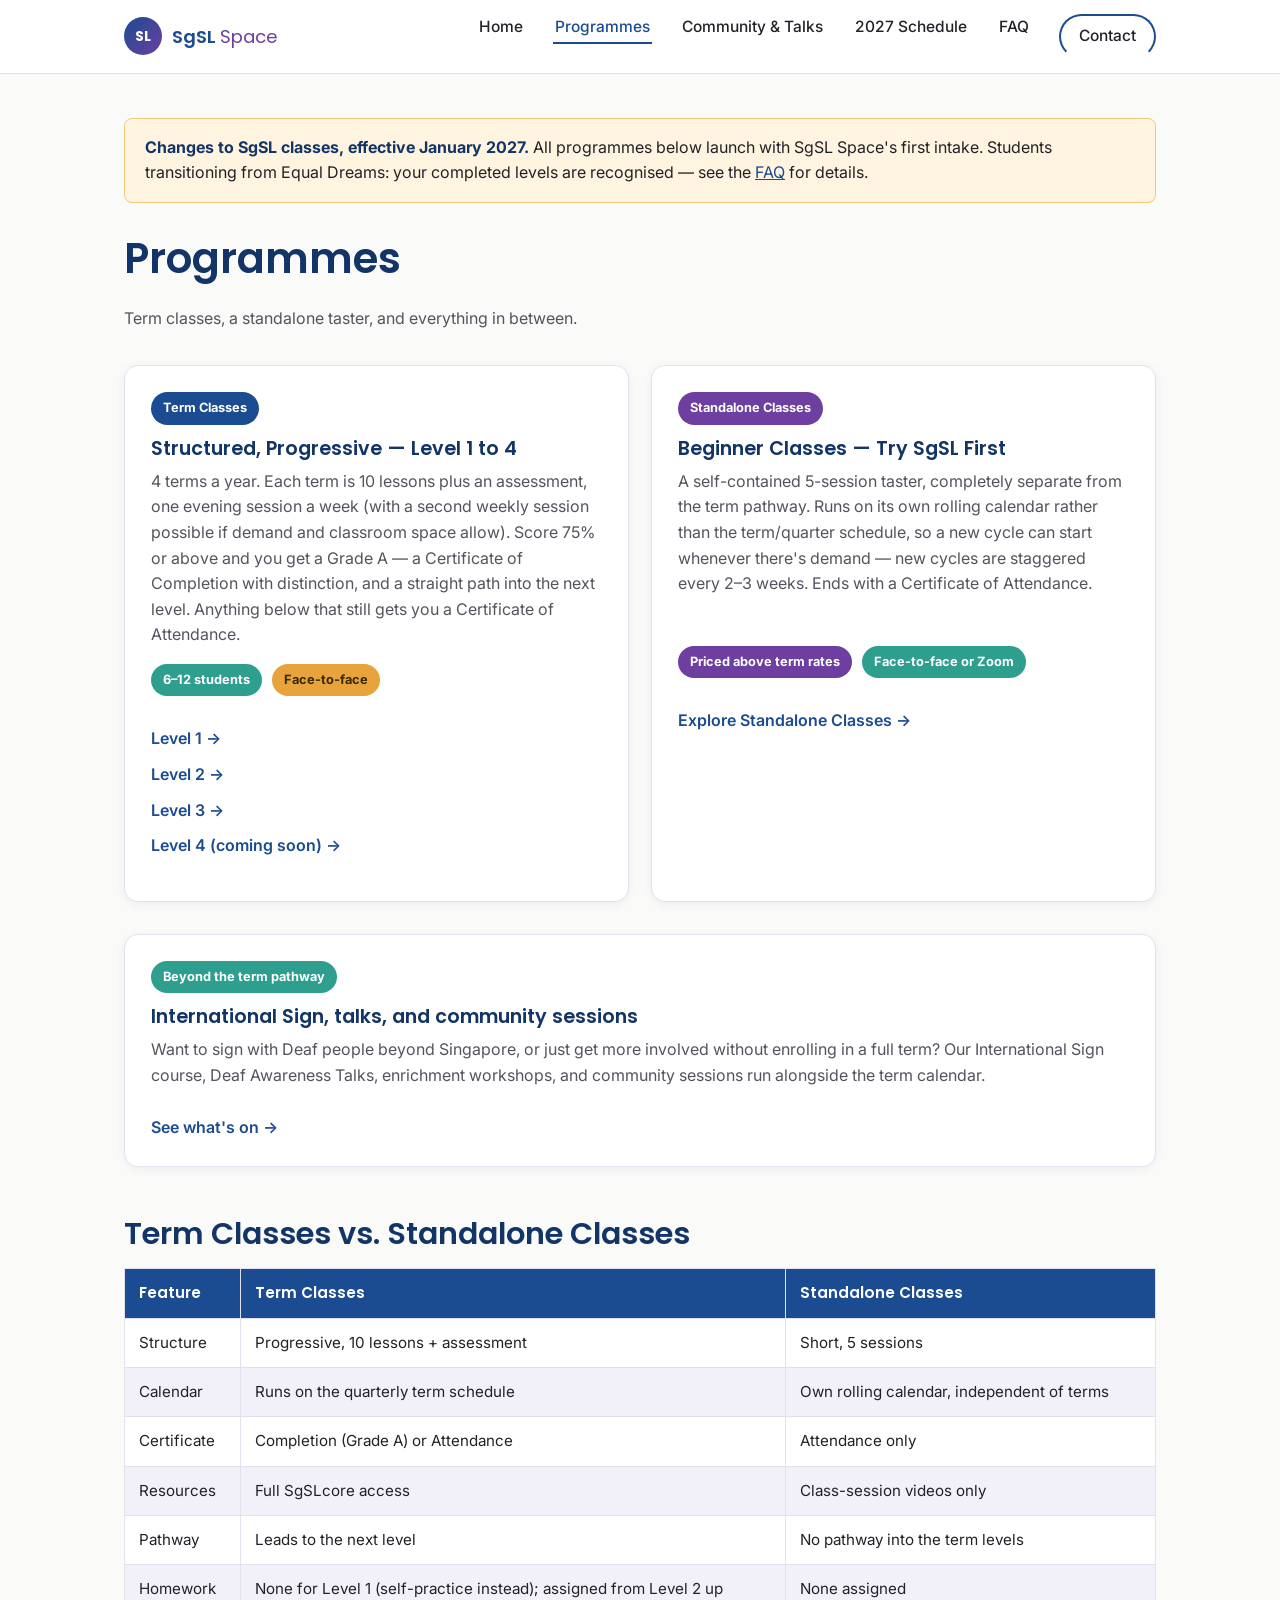
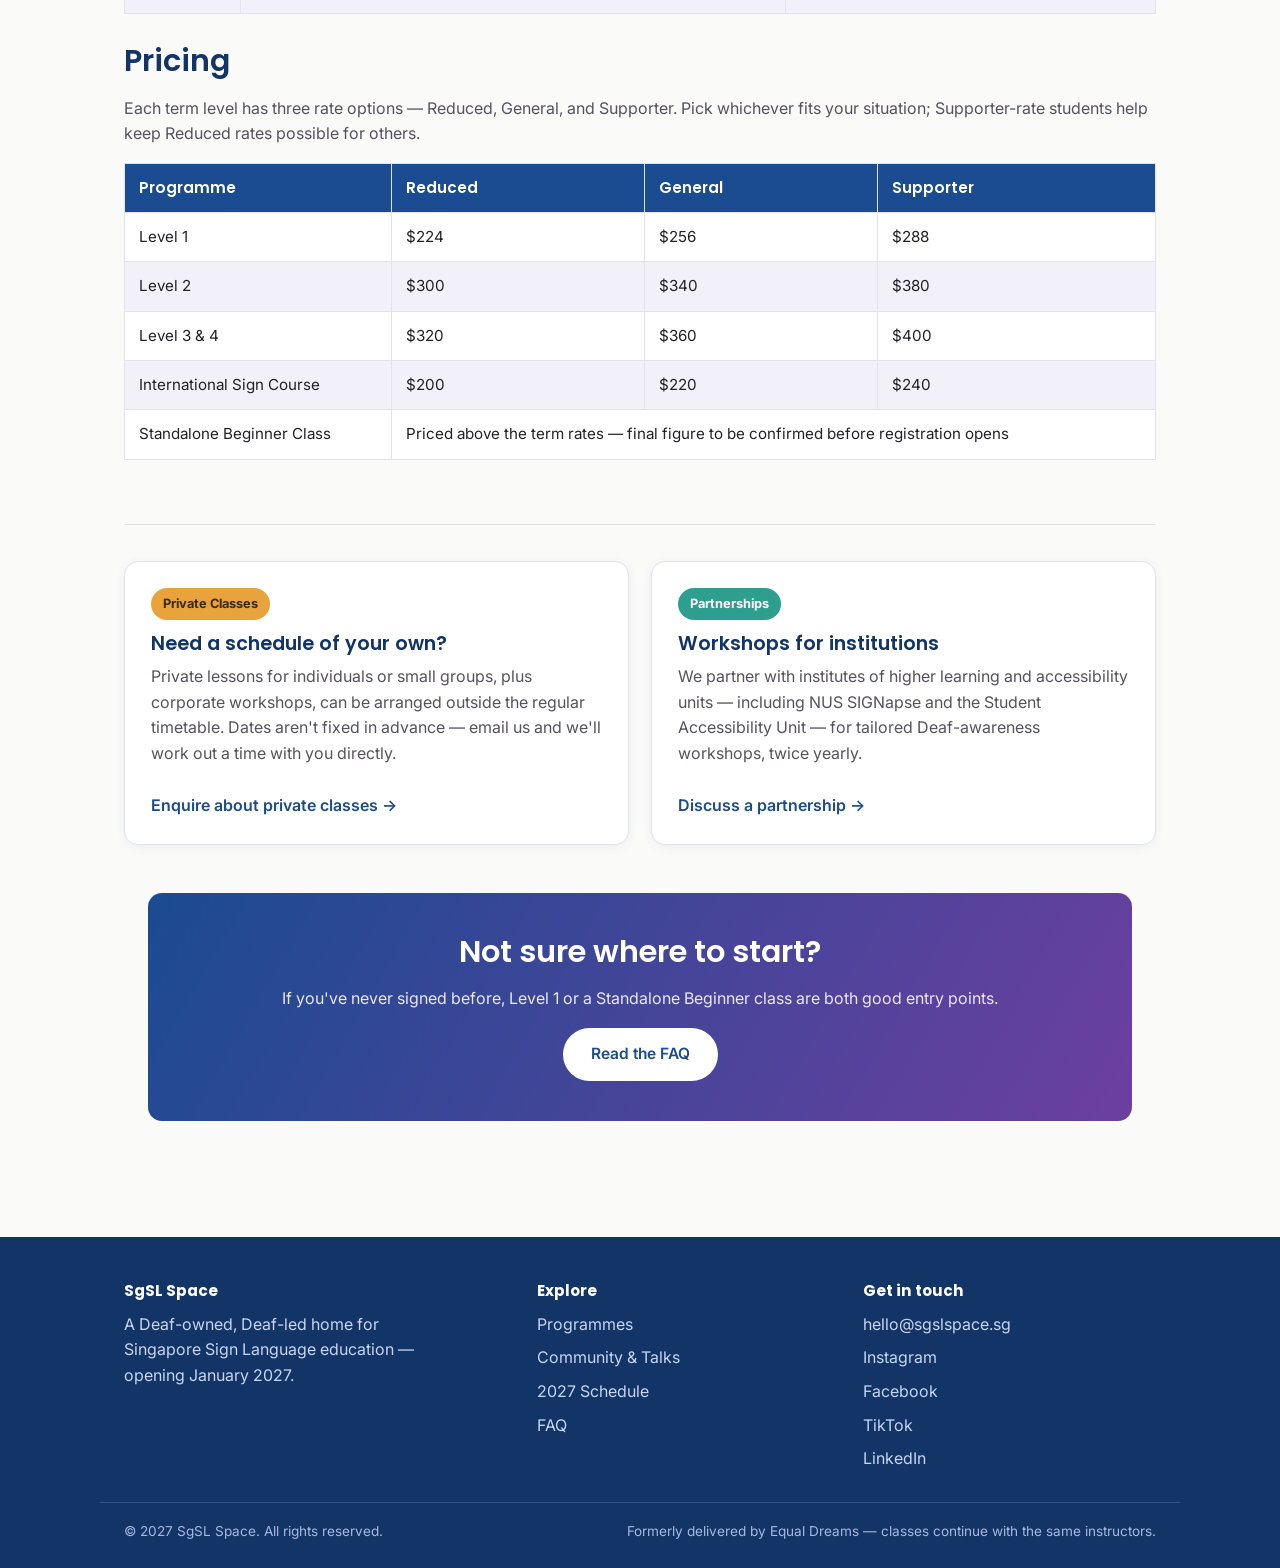
<file: programmes.html>
<!doctype html>
<html lang="en">
<head>
<meta charset="utf-8">
<meta name="viewport" content="width=device-width, initial-scale=1">
<title>Programmes — SgSL Space</title>
<meta name="description" content="Term classes, standalone classes, and community programmes at SgSL Space.">
<link rel="preconnect" href="https://fonts.googleapis.com">
<link href="https://fonts.googleapis.com/css2?family=Poppins:wght@500;600;700&family=Inter:wght@400;500;600&display=swap" rel="stylesheet">
<style>
/* =========================================================
   SgSL Space — shared stylesheet
   Palette + type inspired by Equal Dreams Academy's site:
   blue/purple brand colours, clean rounded sans-serif type,
   card-based layout, simple anchor-nav pattern.
   ========================================================= */

:root{
  --navy:        #1B4B91;   /* primary blue — header, links, primary buttons */
  --navy-dark:   #123467;
  --purple:      #6C3FA0;   /* secondary brand colour */
  --teal:        #2E9E8F;   /* accent — Level 2 / tags */
  --gold:        #E8A33D;   /* accent — Level 3 / tags */
  --cream:       #FAFAF8;   /* page background */
  --white:       #FFFFFF;
  --ink:         #232128;
  --ink-soft:    #56525E;
  --border:      #E4E1EE;
  --soft-bg:     #F2F0F9;
  --announce-bg: #FFF4E0;
  --announce-border: #F0C878;
  --radius: 14px;
  --radius-sm: 8px;
  --shadow: 0 2px 10px rgba(27,75,145,0.07);
  --shadow-hover: 0 8px 24px rgba(27,75,145,0.14);
  --max: 1080px;
}

*{ box-sizing:border-box; }
html{ scroll-behavior:smooth; }
body{
  margin:0;
  font-family:"Inter", -apple-system, Segoe UI, Arial, sans-serif;
  color:var(--ink);
  background:var(--cream);
  line-height:1.6;
  font-size:16px;
}
h1,h2,h3,h4{
  font-family:"Poppins","Inter",sans-serif;
  color:var(--navy-dark);
  line-height:1.25;
  margin:0 0 .5em;
}
h1{ font-size:clamp(1.9rem,4vw,2.6rem); font-weight:600; }
h2{ font-size:clamp(1.4rem,3vw,1.9rem); font-weight:600; }
h3{ font-size:1.2rem; font-weight:600; }
p{ margin:0 0 1em; }
a{ color:var(--navy); text-decoration:underline; text-decoration-thickness:1px; }
a:hover{ color:var(--purple); }
img{ max-width:100%; display:block; }
ul{ padding-left:1.2em; }
.container{ max-width:var(--max); margin:0 auto; padding:0 24px; }

/* Skip link for accessibility */
.skip-link{
  position:absolute; left:-999px; top:auto;
  background:var(--navy); color:#fff; padding:10px 16px; border-radius:0 0 8px 0; z-index:200;
}
.skip-link:focus{ left:0; top:0; }

/* ---------- Header ---------- */
.site-header{
  background:var(--white);
  border-bottom:1px solid var(--border);
  position:sticky; top:0; z-index:100;
}
.site-header .container{
  display:flex; align-items:center; justify-content:space-between;
  padding:14px 24px;
}
.logo{
  display:flex; align-items:center; gap:10px;
  font-family:"Poppins",sans-serif; font-weight:600; font-size:1.15rem;
  text-decoration:none; color:var(--navy-dark);
}
.logo:hover{ color:var(--navy-dark); }
.logo-badge{
  width:38px; height:38px; border-radius:50%;
  background:linear-gradient(135deg,var(--navy),var(--purple));
  color:#fff; display:flex; align-items:center; justify-content:center;
  font-size:.85rem; font-weight:700; flex:none;
}
.logo .brand-sgsl{ color:var(--navy); }
.logo .brand-space{ color:var(--purple); font-weight:400; }

.main-nav ul{ list-style:none; display:flex; gap:28px; margin:0; padding:0; }
.main-nav a{
  color:var(--ink); text-decoration:none; font-weight:500; font-size:.97rem;
  padding:6px 2px; border-bottom:2px solid transparent;
}
.main-nav a:hover, .main-nav a.active{ color:var(--navy); border-bottom-color:var(--navy); }
.nav-toggle{ display:none; }

@media (max-width:760px){
  .main-nav ul{ gap:16px; flex-wrap:wrap; justify-content:flex-end; }
  .site-header .container{ flex-wrap:wrap; row-gap:10px; }
}

/* ---------- Buttons ---------- */
.btn{
  display:inline-block; padding:12px 26px; border-radius:999px;
  font-weight:600; text-decoration:none; font-size:.97rem;
  transition:transform .15s ease, box-shadow .15s ease, background .15s ease;
  border:2px solid transparent;
}
.btn-primary{ background:var(--navy); color:#fff; }
.btn-primary:hover{ background:var(--navy-dark); color:#fff; transform:translateY(-1px); box-shadow:var(--shadow-hover); }
.btn-outline{ background:transparent; color:var(--navy); border-color:var(--navy); }
.btn-outline:hover{ background:var(--navy); color:#fff; }
.btn-purple{ background:var(--purple); color:#fff; }
.btn-purple:hover{ background:#582f86; color:#fff; }

/* ---------- Hero ---------- */
.hero{
  background:linear-gradient(180deg,#EEF3FC 0%, var(--cream) 100%);
  padding:64px 0 56px;
  border-bottom:1px solid var(--border);
}
.hero .container{ display:grid; grid-template-columns:1.1fr .9fr; gap:40px; align-items:center; }
.hero-eyebrow{
  display:inline-block; background:var(--soft-bg); color:var(--purple);
  font-weight:600; font-size:.8rem; letter-spacing:.04em; text-transform:uppercase;
  padding:6px 14px; border-radius:999px; margin-bottom:16px;
}
.hero p.lead{ font-size:1.1rem; color:var(--ink-soft); }
.hero-actions{ display:flex; gap:14px; flex-wrap:wrap; margin-top:22px; }
.hero-art{
  background:var(--white); border:1px solid var(--border); border-radius:var(--radius);
  padding:22px; box-shadow:var(--shadow);
}
.hero-art .pill-row{ display:flex; gap:10px; flex-wrap:wrap; margin-bottom:14px; }
.pill{
  font-size:.8rem; font-weight:700; padding:6px 12px; border-radius:999px; color:#fff;
}
.pill.p-navy{ background:var(--navy); }
.pill.p-teal{ background:var(--teal); }
.pill.p-gold{ background:var(--gold); color:#3a2a00; }
.pill.p-purple{ background:var(--purple); }

@media (max-width:820px){
  .hero .container{ grid-template-columns:1fr; }
}

/* ---------- Announcement banner ---------- */
.announcement{
  background:var(--announce-bg); border:1px solid var(--announce-border);
  border-radius:var(--radius-sm); padding:16px 20px; margin:0 0 30px;
}
.announcement strong{ color:var(--navy-dark); }

/* ---------- Sections ---------- */
.section{ padding:56px 0; }
.section.alt{ background:var(--white); border-top:1px solid var(--border); border-bottom:1px solid var(--border); }
.section-head{ max-width:680px; margin:0 auto 34px; text-align:center; }
.section-head p{ color:var(--ink-soft); }

/* ---------- Cards / grid ---------- */
.grid{ display:grid; gap:22px; }
.grid-3{ grid-template-columns:repeat(3,1fr); }
.grid-2{ grid-template-columns:repeat(2,1fr); }
@media (max-width:820px){ .grid-3,.grid-2{ grid-template-columns:1fr; } }

.card{
  background:var(--white); border:1px solid var(--border); border-radius:var(--radius);
  padding:26px; box-shadow:var(--shadow); transition:box-shadow .15s ease, transform .15s ease;
  display:flex; flex-direction:column;
}
.card:hover{ box-shadow:var(--shadow-hover); transform:translateY(-2px); }
.card .tag{ align-self:flex-start; margin-bottom:12px; }
.card h3{ margin-bottom:8px; }
.card p{ color:var(--ink-soft); flex:1; }
.card .card-link{ font-weight:600; text-decoration:none; margin-top:10px; display:inline-block; }

/* ---------- Table ---------- */
table{ width:100%; border-collapse:collapse; margin:0 0 28px; background:var(--white); }
caption{ text-align:left; font-weight:600; margin-bottom:8px; color:var(--navy-dark); }
th,td{ padding:12px 14px; border:1px solid var(--border); text-align:left; font-size:.95rem; }
th{ background:var(--navy); color:#fff; font-family:"Poppins",sans-serif; font-weight:600; }
tr:nth-child(even) td{ background:var(--soft-bg); }
.table-wrap{ overflow-x:auto; }

/* ---------- On-this-page nav ---------- */
.page-layout{ display:grid; grid-template-columns:220px 1fr; gap:44px; align-items:start; }
.onpage-nav{
  position:sticky; top:88px; background:var(--white); border:1px solid var(--border);
  border-radius:var(--radius); padding:18px;
}
.onpage-nav h4{ font-size:.85rem; text-transform:uppercase; letter-spacing:.04em; color:var(--purple); margin-bottom:10px; }
.onpage-nav ul{ list-style:none; padding:0; margin:0; display:flex; flex-direction:column; gap:8px; }
.onpage-nav a{ font-size:.9rem; text-decoration:none; color:var(--ink-soft); }
.onpage-nav a:hover{ color:var(--navy); }
@media (max-width:900px){
  .page-layout{ grid-template-columns:1fr; }
  .onpage-nav{ position:static; }
}

/* ---------- FAQ accordion ---------- */
.faq-group{ margin-bottom:36px; }
.faq-item{ border-bottom:1px solid var(--border); }
.faq-q{
  width:100%; text-align:left; background:none; border:none; cursor:pointer;
  font-family:"Poppins",sans-serif; font-weight:600; font-size:1.02rem; color:var(--navy-dark);
  padding:16px 0; display:flex; justify-content:space-between; align-items:center; gap:12px;
}
.faq-q .icon{ font-size:1.3rem; color:var(--purple); transition:transform .2s ease; flex:none; }
.faq-item.open .faq-q .icon{ transform:rotate(45deg); }
.faq-a{ max-height:0; overflow:hidden; transition:max-height .25s ease; color:var(--ink-soft); }
.faq-a-inner{ padding:0 0 18px; }
.faq-item.open .faq-a{ max-height:600px; }
.faq-tabs{ display:flex; gap:10px; flex-wrap:wrap; margin-bottom:28px; }
.faq-tab-btn{
  border:2px solid var(--navy); background:#fff; color:var(--navy); padding:8px 18px;
  border-radius:999px; font-weight:600; cursor:pointer; font-family:inherit; font-size:.9rem;
}
.faq-tab-btn.active{ background:var(--navy); color:#fff; }

/* Native <details> based accordion */
.faq-item{ border-bottom:1px solid var(--border); }
.faq-item summary{
  list-style:none; cursor:pointer; padding:16px 0; display:flex; justify-content:space-between;
  align-items:center; gap:12px; font-family:"Poppins",sans-serif; font-weight:600; font-size:1.02rem;
  color:var(--navy-dark);
}
.faq-item summary::-webkit-details-marker{ display:none; }
.faq-item summary::after{
  content:"+"; font-size:1.4rem; color:var(--purple); flex:none; line-height:1;
}
.faq-item[open] summary::after{ content:"–"; }
.faq-item .faq-a-inner{ padding:0 0 18px; color:var(--ink-soft); }
.faq-item:target{ outline:2px solid var(--gold); outline-offset:4px; border-radius:6px; }

/* ---------- Pricing tiers ---------- */
.pricing-note{ background:var(--soft-bg); border-radius:var(--radius); padding:20px 22px; margin-bottom:22px; }

/* ---------- Testimonials ---------- */
.testimonial{
  background:var(--white); border-left:4px solid var(--purple); border-radius:0 var(--radius) var(--radius) 0;
  padding:18px 22px; box-shadow:var(--shadow); margin-bottom:16px;
}
.testimonial p{ margin-bottom:8px; font-style:italic; color:var(--ink); }
.testimonial .who{ font-size:.85rem; color:var(--ink-soft); font-style:normal; }

/* ---------- CTA band ---------- */
.cta-band{
  background:linear-gradient(120deg,var(--navy),var(--purple));
  color:#fff; border-radius:var(--radius); padding:40px; text-align:center; margin:0 24px;
}
.cta-band h2{ color:#fff; }
.cta-band p{ color:#EAE7F7; }
.cta-band .btn-primary{ background:#fff; color:var(--navy); }
.cta-band .btn-primary:hover{ background:#EEE; }

/* ---------- Footer ---------- */
.site-footer{ background:var(--navy-dark); color:#D9E1F5; padding:44px 0 26px; margin-top:60px; }
.footer-grid{ display:grid; grid-template-columns:1.3fr 1fr 1fr; gap:32px; }
.site-footer h4{ color:#fff; font-size:.95rem; margin-bottom:12px; }
.site-footer a{ color:#C9D5F2; text-decoration:none; }
.site-footer a:hover{ color:#fff; text-decoration:underline; }
.site-footer ul{ list-style:none; padding:0; margin:0; display:flex; flex-direction:column; gap:8px; }
.footer-bottom{
  border-top:1px solid rgba(255,255,255,.15); margin-top:30px; padding-top:18px;
  display:flex; justify-content:space-between; flex-wrap:wrap; gap:10px; font-size:.85rem; color:#A9B8DE;
}
@media (max-width:760px){ .footer-grid{ grid-template-columns:1fr; } }

/* ---------- Misc ---------- */
.badge-list{ display:flex; gap:10px; flex-wrap:wrap; margin-bottom:20px; }
.stat-row{ display:flex; gap:28px; flex-wrap:wrap; margin:22px 0; }
.stat{ min-width:120px; }
.stat .num{ font-family:"Poppins",sans-serif; font-size:1.6rem; font-weight:700; color:var(--navy); }
.stat .label{ font-size:.85rem; color:var(--ink-soft); }
hr.div{ border:none; border-top:1px solid var(--border); margin:36px 0; }
.tbc{ color:var(--gold); font-weight:600; }

</style>
</head>
<body>
<a class="skip-link" href="#main">Skip to content</a>
<header class="site-header">
  <div class="container">
    <a class="logo" href="index.html">
      <span class="logo-badge">SL</span>
      <span><span class="brand-sgsl">SgSL</span> <span class="brand-space">Space</span></span>
    </a>
    <nav class="main-nav" aria-label="Main">
      <ul><li><a href="index.html">Home</a></li><li><a href="programmes.html" class="active" aria-current="page">Programmes</a></li><li><a href="community.html">Community & Talks</a></li><li><a href="schedule.html">2027 Schedule</a></li><li><a href="faq.html">FAQ</a></li><li><a href="mailto:hello@sgslspace.sg" class="btn btn-outline" style="padding:8px 18px;">Contact</a></li></ul>
    </nav>
  </div>
</header>
<main id="main">
<section class="section" style="padding-top:44px;">
  <div class="container">
    <div class="announcement">
      <strong>Changes to SgSL classes, effective January 2027.</strong> All programmes below launch with SgSL Space's first intake. Students transitioning from Equal Dreams: your completed levels are recognised — see the <a href="faq.html#transition">FAQ</a> for details.
    </div>

    <div class="section-head" style="text-align:left;max-width:none;">
      <h1>Programmes</h1>
      <p>Term classes, a standalone taster, and everything in between.</p>
    </div>

    <div class="grid grid-2" style="margin-bottom:32px;">
      <div class="card">
        <span class="tag pill p-navy">Term Classes</span>
        <h3>Structured, Progressive — Level 1 to 4</h3>
        <p>4 terms a year. Each term is 10 lessons plus an assessment, one evening session a week (with a second weekly session possible if demand and classroom space allow). Score 75% or above and you get a Grade A — a Certificate of Completion with distinction, and a straight path into the next level. Anything below that still gets you a Certificate of Attendance.</p>
        <div class="badge-list">
          <span class="pill p-teal">6–12 students</span>
          <span class="pill p-gold">Face-to-face</span>
        </div>
        <p style="margin-top:auto;">
          <a class="card-link" href="level-1.html">Level 1 →</a><br>
          <a class="card-link" href="level-2.html">Level 2 →</a><br>
          <a class="card-link" href="level-3.html">Level 3 →</a><br>
          <a class="card-link" href="level-4.html">Level 4 (coming soon) →</a>
        </p>
      </div>
      <div class="card">
        <span class="tag pill p-purple">Standalone Classes</span>
        <h3>Beginner Classes — Try SgSL First</h3>
        <p>A self-contained 5-session taster, completely separate from the term pathway. Runs on its own rolling calendar rather than the term/quarter schedule, so a new cycle can start whenever there's demand — new cycles are staggered every 2–3 weeks. Ends with a Certificate of Attendance.</p>
        <div class="badge-list">
          <span class="pill p-purple">Priced above term rates</span>
          <span class="pill p-teal">Face-to-face or Zoom</span>
        </div>
        <p style="margin-top:auto;"><a class="card-link" href="standalone.html">Explore Standalone Classes →</a></p>
      </div>
    </div>

    <div class="card" style="margin-bottom:48px;">
      <span class="tag pill p-teal">Beyond the term pathway</span>
      <h3>International Sign, talks, and community sessions</h3>
      <p>Want to sign with Deaf people beyond Singapore, or just get more involved without enrolling in a full term? Our International Sign course, Deaf Awareness Talks, enrichment workshops, and community sessions run alongside the term calendar.</p>
      <a class="card-link" href="community.html">See what's on →</a>
    </div>

    <h2>Term Classes vs. Standalone Classes</h2>
    <div class="table-wrap">
    <table>
      <thead><tr><th>Feature</th><th>Term Classes</th><th>Standalone Classes</th></tr></thead>
      <tbody>
        <tr><td>Structure</td><td>Progressive, 10 lessons + assessment</td><td>Short, 5 sessions</td></tr>
        <tr><td>Calendar</td><td>Runs on the quarterly term schedule</td><td>Own rolling calendar, independent of terms</td></tr>
        <tr><td>Certificate</td><td>Completion (Grade A) or Attendance</td><td>Attendance only</td></tr>
        <tr><td>Resources</td><td>Full SgSLcore access</td><td>Class-session videos only</td></tr>
        <tr><td>Pathway</td><td>Leads to the next level</td><td>No pathway into the term levels</td></tr>
        <tr><td>Homework</td><td>None for Level 1 (self-practice instead); assigned from Level 2 up</td><td>None assigned</td></tr>
      </tbody>
    </table>
    </div>

    <h2>Pricing</h2>
    <p style="color:var(--ink-soft);">Each term level has three rate options — Reduced, General, and Supporter. Pick whichever fits your situation; Supporter-rate students help keep Reduced rates possible for others.</p>
    <div class="table-wrap">
    <table>
      <thead><tr><th>Programme</th><th>Reduced</th><th>General</th><th>Supporter</th></tr></thead>
      <tbody>
        <tr><td>Level 1</td><td>$224</td><td>$256</td><td>$288</td></tr>
        <tr><td>Level 2</td><td>$300</td><td>$340</td><td>$380</td></tr>
        <tr><td>Level 3 &amp; 4</td><td>$320</td><td>$360</td><td>$400</td></tr>
        <tr><td>International Sign Course</td><td>$200</td><td>$220</td><td>$240</td></tr>
        <tr><td>Standalone Beginner Class</td><td colspan="3">Priced above the term rates — final figure to be confirmed before registration opens</td></tr>
      </tbody>
    </table>
    </div>

    <hr class="div">

    <div class="grid grid-2">
      <div class="card">
        <span class="tag pill p-gold">Private Classes</span>
        <h3>Need a schedule of your own?</h3>
        <p>Private lessons for individuals or small groups, plus corporate workshops, can be arranged outside the regular timetable. Dates aren't fixed in advance — email us and we'll work out a time with you directly.</p>
        <a class="card-link" href="mailto:hello@sgslspace.sg">Enquire about private classes →</a>
      </div>
      <div class="card">
        <span class="tag pill p-teal">Partnerships</span>
        <h3>Workshops for institutions</h3>
        <p>We partner with institutes of higher learning and accessibility units — including NUS SIGNapse and the Student Accessibility Unit — for tailored Deaf-awareness workshops, twice yearly.</p>
        <a class="card-link" href="mailto:hello@sgslspace.sg">Discuss a partnership →</a>
      </div>
    </div>

    <div class="cta-band" style="margin-top:48px;">
      <h2>Not sure where to start?</h2>
      <p>If you've never signed before, Level 1 or a Standalone Beginner class are both good entry points.</p>
      <a class="btn btn-primary" href="faq.html">Read the FAQ</a>
    </div>
  </div>
</section>
</main><footer class="site-footer">
  <div class="container footer-grid">
    <div>
      <h4>SgSL Space</h4>
      <p style="color:#C9D5F2;max-width:32ch;">A Deaf-owned, Deaf-led home for Singapore Sign Language education — opening January 2027.</p>
    </div>
    <div>
      <h4>Explore</h4>
      <ul>
        <li><a href="programmes.html">Programmes</a></li>
        <li><a href="community.html">Community &amp; Talks</a></li>
        <li><a href="schedule.html">2027 Schedule</a></li>
        <li><a href="faq.html">FAQ</a></li>
      </ul>
    </div>
    <div>
      <h4>Get in touch</h4>
      <ul>
        <li><a href="mailto:hello@sgslspace.sg">hello@sgslspace.sg</a></li>
        <li><a href="#">Instagram</a></li>
        <li><a href="#">Facebook</a></li>
        <li><a href="#">TikTok</a></li>
        <li><a href="#">LinkedIn</a></li>
      </ul>
    </div>
  </div>
  <div class="container footer-bottom">
    <span>© 2027 SgSL Space. All rights reserved.</span>
    <span>Formerly delivered by Equal Dreams — classes continue with the same instructors.</span>
  </div>
</footer>
<script>
// Opens the matching <details> FAQ item when arriving via a #hash link,
// and scrolls it into view. Progressive enhancement only — page works without JS.
(function () {
  function openTarget() {
    const hash = window.location.hash.replace("#", "");
    if (!hash) return;
    const el = document.getElementById(hash);
    if (el && el.tagName === "DETAILS") {
      el.open = true;
      el.scrollIntoView({ behavior: "smooth", block: "start" });
    }
  }
  window.addEventListener("hashchange", openTarget);
  document.addEventListener("DOMContentLoaded", openTarget);
})();

</script>
</body>
</html>
</file>
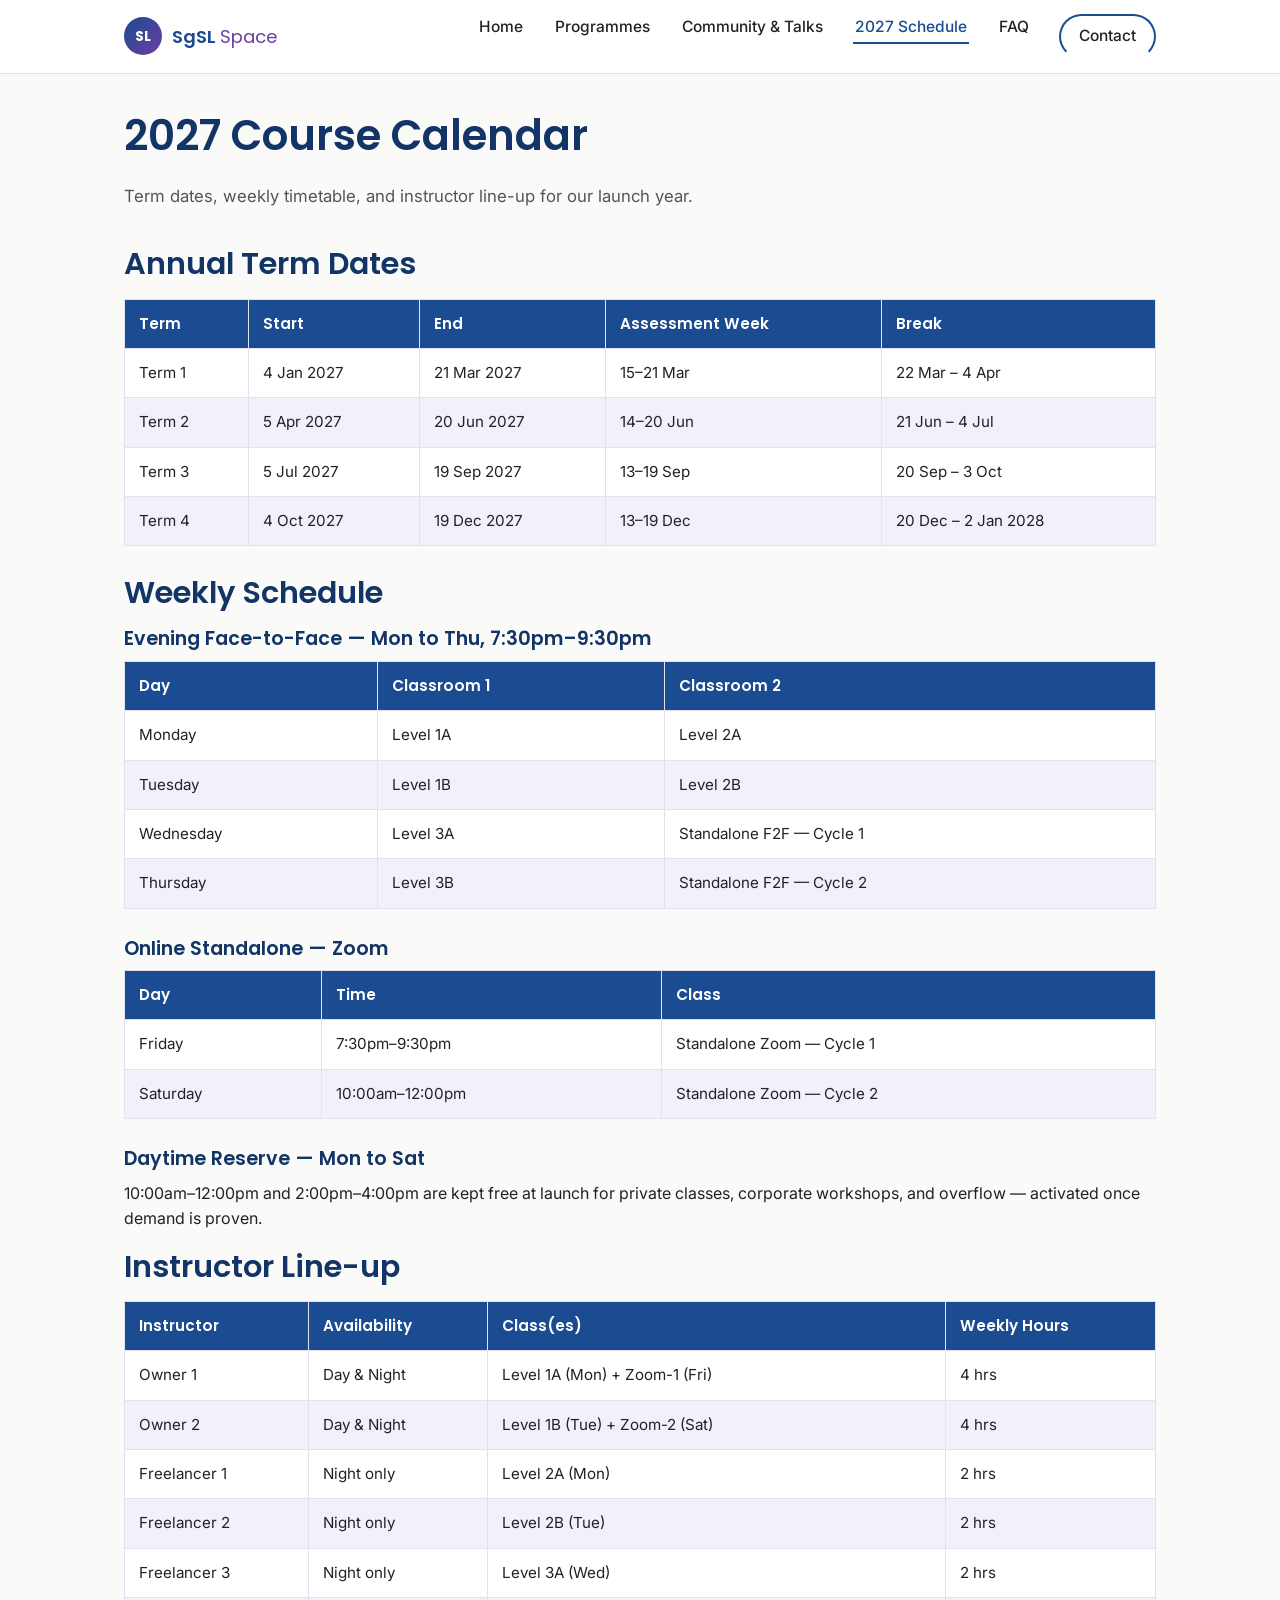
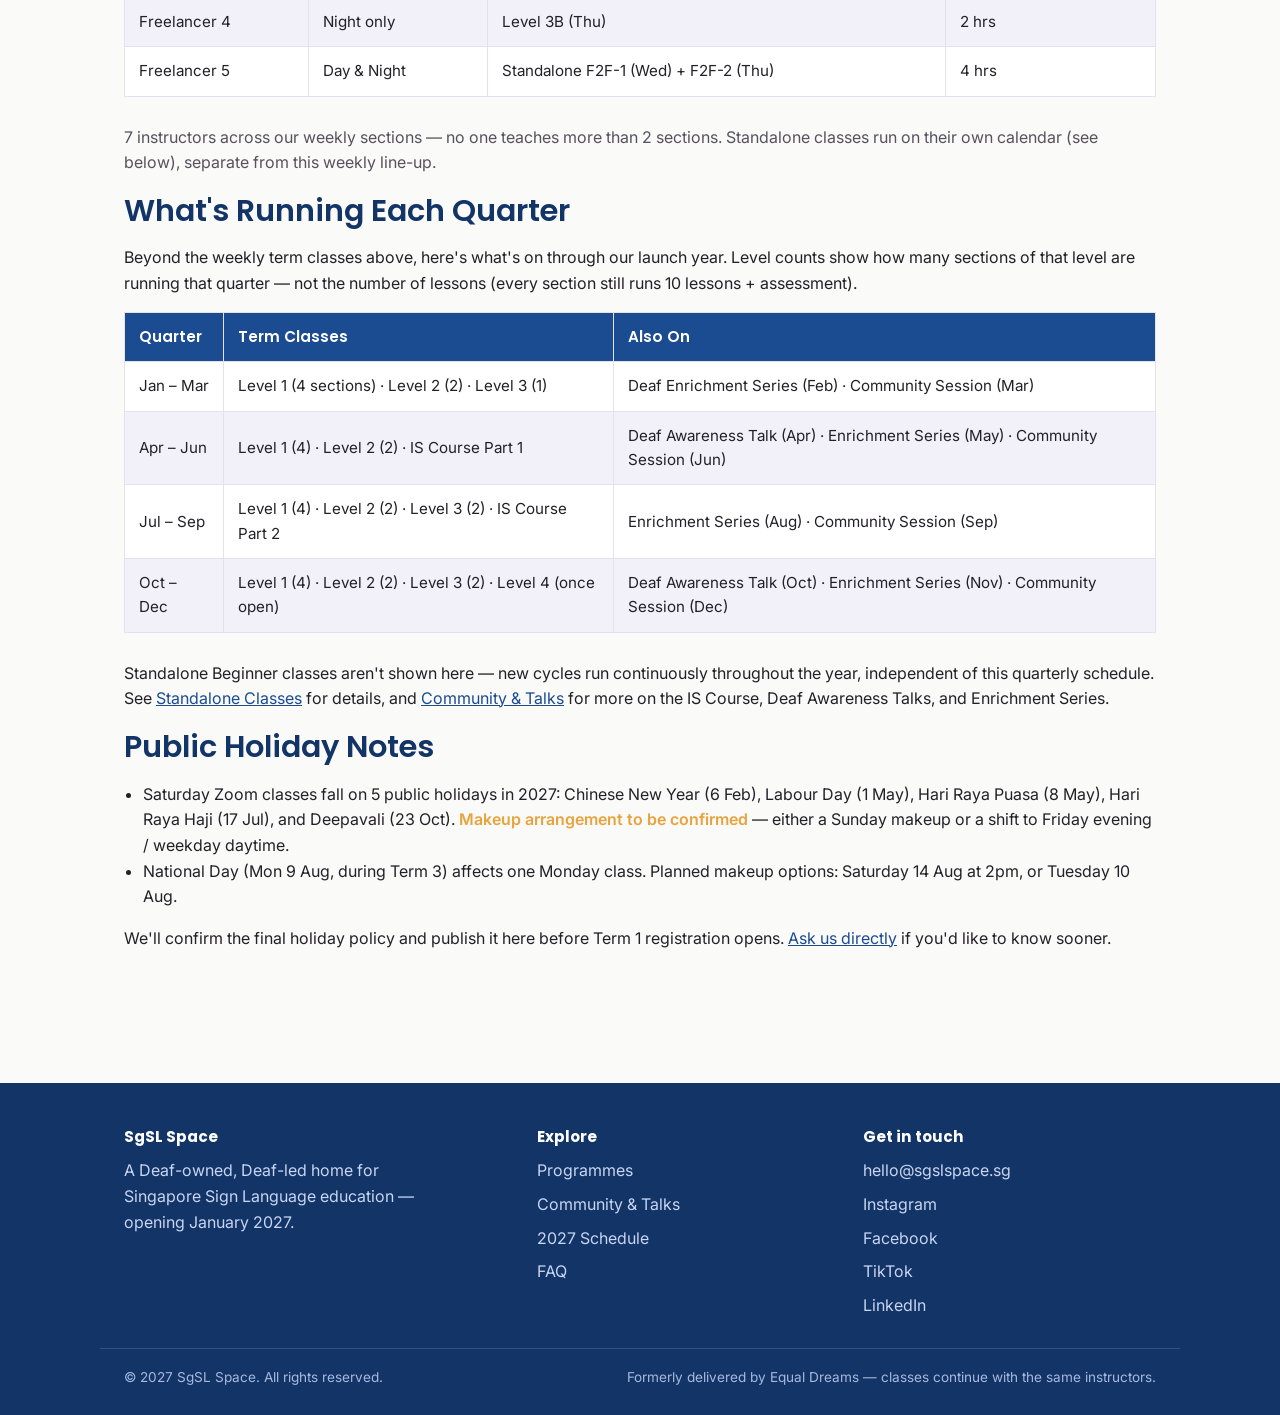
<file: schedule.html>
<!doctype html>
<html lang="en">
<head>
<meta charset="utf-8">
<meta name="viewport" content="width=device-width, initial-scale=1">
<title>2027 Schedule — SgSL Space</title>
<meta name="description" content="Term dates, weekly timetable, and instructor line-up for SgSL Space's 2027 launch year.">
<link rel="preconnect" href="https://fonts.googleapis.com">
<link href="https://fonts.googleapis.com/css2?family=Poppins:wght@500;600;700&family=Inter:wght@400;500;600&display=swap" rel="stylesheet">
<style>
/* =========================================================
   SgSL Space — shared stylesheet
   Palette + type inspired by Equal Dreams Academy's site:
   blue/purple brand colours, clean rounded sans-serif type,
   card-based layout, simple anchor-nav pattern.
   ========================================================= */

:root{
  --navy:        #1B4B91;   /* primary blue — header, links, primary buttons */
  --navy-dark:   #123467;
  --purple:      #6C3FA0;   /* secondary brand colour */
  --teal:        #2E9E8F;   /* accent — Level 2 / tags */
  --gold:        #E8A33D;   /* accent — Level 3 / tags */
  --cream:       #FAFAF8;   /* page background */
  --white:       #FFFFFF;
  --ink:         #232128;
  --ink-soft:    #56525E;
  --border:      #E4E1EE;
  --soft-bg:     #F2F0F9;
  --announce-bg: #FFF4E0;
  --announce-border: #F0C878;
  --radius: 14px;
  --radius-sm: 8px;
  --shadow: 0 2px 10px rgba(27,75,145,0.07);
  --shadow-hover: 0 8px 24px rgba(27,75,145,0.14);
  --max: 1080px;
}

*{ box-sizing:border-box; }
html{ scroll-behavior:smooth; }
body{
  margin:0;
  font-family:"Inter", -apple-system, Segoe UI, Arial, sans-serif;
  color:var(--ink);
  background:var(--cream);
  line-height:1.6;
  font-size:16px;
}
h1,h2,h3,h4{
  font-family:"Poppins","Inter",sans-serif;
  color:var(--navy-dark);
  line-height:1.25;
  margin:0 0 .5em;
}
h1{ font-size:clamp(1.9rem,4vw,2.6rem); font-weight:600; }
h2{ font-size:clamp(1.4rem,3vw,1.9rem); font-weight:600; }
h3{ font-size:1.2rem; font-weight:600; }
p{ margin:0 0 1em; }
a{ color:var(--navy); text-decoration:underline; text-decoration-thickness:1px; }
a:hover{ color:var(--purple); }
img{ max-width:100%; display:block; }
ul{ padding-left:1.2em; }
.container{ max-width:var(--max); margin:0 auto; padding:0 24px; }

/* Skip link for accessibility */
.skip-link{
  position:absolute; left:-999px; top:auto;
  background:var(--navy); color:#fff; padding:10px 16px; border-radius:0 0 8px 0; z-index:200;
}
.skip-link:focus{ left:0; top:0; }

/* ---------- Header ---------- */
.site-header{
  background:var(--white);
  border-bottom:1px solid var(--border);
  position:sticky; top:0; z-index:100;
}
.site-header .container{
  display:flex; align-items:center; justify-content:space-between;
  padding:14px 24px;
}
.logo{
  display:flex; align-items:center; gap:10px;
  font-family:"Poppins",sans-serif; font-weight:600; font-size:1.15rem;
  text-decoration:none; color:var(--navy-dark);
}
.logo:hover{ color:var(--navy-dark); }
.logo-badge{
  width:38px; height:38px; border-radius:50%;
  background:linear-gradient(135deg,var(--navy),var(--purple));
  color:#fff; display:flex; align-items:center; justify-content:center;
  font-size:.85rem; font-weight:700; flex:none;
}
.logo .brand-sgsl{ color:var(--navy); }
.logo .brand-space{ color:var(--purple); font-weight:400; }

.main-nav ul{ list-style:none; display:flex; gap:28px; margin:0; padding:0; }
.main-nav a{
  color:var(--ink); text-decoration:none; font-weight:500; font-size:.97rem;
  padding:6px 2px; border-bottom:2px solid transparent;
}
.main-nav a:hover, .main-nav a.active{ color:var(--navy); border-bottom-color:var(--navy); }
.nav-toggle{ display:none; }

@media (max-width:760px){
  .main-nav ul{ gap:16px; flex-wrap:wrap; justify-content:flex-end; }
  .site-header .container{ flex-wrap:wrap; row-gap:10px; }
}

/* ---------- Buttons ---------- */
.btn{
  display:inline-block; padding:12px 26px; border-radius:999px;
  font-weight:600; text-decoration:none; font-size:.97rem;
  transition:transform .15s ease, box-shadow .15s ease, background .15s ease;
  border:2px solid transparent;
}
.btn-primary{ background:var(--navy); color:#fff; }
.btn-primary:hover{ background:var(--navy-dark); color:#fff; transform:translateY(-1px); box-shadow:var(--shadow-hover); }
.btn-outline{ background:transparent; color:var(--navy); border-color:var(--navy); }
.btn-outline:hover{ background:var(--navy); color:#fff; }
.btn-purple{ background:var(--purple); color:#fff; }
.btn-purple:hover{ background:#582f86; color:#fff; }

/* ---------- Hero ---------- */
.hero{
  background:linear-gradient(180deg,#EEF3FC 0%, var(--cream) 100%);
  padding:64px 0 56px;
  border-bottom:1px solid var(--border);
}
.hero .container{ display:grid; grid-template-columns:1.1fr .9fr; gap:40px; align-items:center; }
.hero-eyebrow{
  display:inline-block; background:var(--soft-bg); color:var(--purple);
  font-weight:600; font-size:.8rem; letter-spacing:.04em; text-transform:uppercase;
  padding:6px 14px; border-radius:999px; margin-bottom:16px;
}
.hero p.lead{ font-size:1.1rem; color:var(--ink-soft); }
.hero-actions{ display:flex; gap:14px; flex-wrap:wrap; margin-top:22px; }
.hero-art{
  background:var(--white); border:1px solid var(--border); border-radius:var(--radius);
  padding:22px; box-shadow:var(--shadow);
}
.hero-art .pill-row{ display:flex; gap:10px; flex-wrap:wrap; margin-bottom:14px; }
.pill{
  font-size:.8rem; font-weight:700; padding:6px 12px; border-radius:999px; color:#fff;
}
.pill.p-navy{ background:var(--navy); }
.pill.p-teal{ background:var(--teal); }
.pill.p-gold{ background:var(--gold); color:#3a2a00; }
.pill.p-purple{ background:var(--purple); }

@media (max-width:820px){
  .hero .container{ grid-template-columns:1fr; }
}

/* ---------- Announcement banner ---------- */
.announcement{
  background:var(--announce-bg); border:1px solid var(--announce-border);
  border-radius:var(--radius-sm); padding:16px 20px; margin:0 0 30px;
}
.announcement strong{ color:var(--navy-dark); }

/* ---------- Sections ---------- */
.section{ padding:56px 0; }
.section.alt{ background:var(--white); border-top:1px solid var(--border); border-bottom:1px solid var(--border); }
.section-head{ max-width:680px; margin:0 auto 34px; text-align:center; }
.section-head p{ color:var(--ink-soft); }

/* ---------- Cards / grid ---------- */
.grid{ display:grid; gap:22px; }
.grid-3{ grid-template-columns:repeat(3,1fr); }
.grid-2{ grid-template-columns:repeat(2,1fr); }
@media (max-width:820px){ .grid-3,.grid-2{ grid-template-columns:1fr; } }

.card{
  background:var(--white); border:1px solid var(--border); border-radius:var(--radius);
  padding:26px; box-shadow:var(--shadow); transition:box-shadow .15s ease, transform .15s ease;
  display:flex; flex-direction:column;
}
.card:hover{ box-shadow:var(--shadow-hover); transform:translateY(-2px); }
.card .tag{ align-self:flex-start; margin-bottom:12px; }
.card h3{ margin-bottom:8px; }
.card p{ color:var(--ink-soft); flex:1; }
.card .card-link{ font-weight:600; text-decoration:none; margin-top:10px; display:inline-block; }

/* ---------- Table ---------- */
table{ width:100%; border-collapse:collapse; margin:0 0 28px; background:var(--white); }
caption{ text-align:left; font-weight:600; margin-bottom:8px; color:var(--navy-dark); }
th,td{ padding:12px 14px; border:1px solid var(--border); text-align:left; font-size:.95rem; }
th{ background:var(--navy); color:#fff; font-family:"Poppins",sans-serif; font-weight:600; }
tr:nth-child(even) td{ background:var(--soft-bg); }
.table-wrap{ overflow-x:auto; }

/* ---------- On-this-page nav ---------- */
.page-layout{ display:grid; grid-template-columns:220px 1fr; gap:44px; align-items:start; }
.onpage-nav{
  position:sticky; top:88px; background:var(--white); border:1px solid var(--border);
  border-radius:var(--radius); padding:18px;
}
.onpage-nav h4{ font-size:.85rem; text-transform:uppercase; letter-spacing:.04em; color:var(--purple); margin-bottom:10px; }
.onpage-nav ul{ list-style:none; padding:0; margin:0; display:flex; flex-direction:column; gap:8px; }
.onpage-nav a{ font-size:.9rem; text-decoration:none; color:var(--ink-soft); }
.onpage-nav a:hover{ color:var(--navy); }
@media (max-width:900px){
  .page-layout{ grid-template-columns:1fr; }
  .onpage-nav{ position:static; }
}

/* ---------- FAQ accordion ---------- */
.faq-group{ margin-bottom:36px; }
.faq-item{ border-bottom:1px solid var(--border); }
.faq-q{
  width:100%; text-align:left; background:none; border:none; cursor:pointer;
  font-family:"Poppins",sans-serif; font-weight:600; font-size:1.02rem; color:var(--navy-dark);
  padding:16px 0; display:flex; justify-content:space-between; align-items:center; gap:12px;
}
.faq-q .icon{ font-size:1.3rem; color:var(--purple); transition:transform .2s ease; flex:none; }
.faq-item.open .faq-q .icon{ transform:rotate(45deg); }
.faq-a{ max-height:0; overflow:hidden; transition:max-height .25s ease; color:var(--ink-soft); }
.faq-a-inner{ padding:0 0 18px; }
.faq-item.open .faq-a{ max-height:600px; }
.faq-tabs{ display:flex; gap:10px; flex-wrap:wrap; margin-bottom:28px; }
.faq-tab-btn{
  border:2px solid var(--navy); background:#fff; color:var(--navy); padding:8px 18px;
  border-radius:999px; font-weight:600; cursor:pointer; font-family:inherit; font-size:.9rem;
}
.faq-tab-btn.active{ background:var(--navy); color:#fff; }

/* Native <details> based accordion */
.faq-item{ border-bottom:1px solid var(--border); }
.faq-item summary{
  list-style:none; cursor:pointer; padding:16px 0; display:flex; justify-content:space-between;
  align-items:center; gap:12px; font-family:"Poppins",sans-serif; font-weight:600; font-size:1.02rem;
  color:var(--navy-dark);
}
.faq-item summary::-webkit-details-marker{ display:none; }
.faq-item summary::after{
  content:"+"; font-size:1.4rem; color:var(--purple); flex:none; line-height:1;
}
.faq-item[open] summary::after{ content:"–"; }
.faq-item .faq-a-inner{ padding:0 0 18px; color:var(--ink-soft); }
.faq-item:target{ outline:2px solid var(--gold); outline-offset:4px; border-radius:6px; }

/* ---------- Pricing tiers ---------- */
.pricing-note{ background:var(--soft-bg); border-radius:var(--radius); padding:20px 22px; margin-bottom:22px; }

/* ---------- Testimonials ---------- */
.testimonial{
  background:var(--white); border-left:4px solid var(--purple); border-radius:0 var(--radius) var(--radius) 0;
  padding:18px 22px; box-shadow:var(--shadow); margin-bottom:16px;
}
.testimonial p{ margin-bottom:8px; font-style:italic; color:var(--ink); }
.testimonial .who{ font-size:.85rem; color:var(--ink-soft); font-style:normal; }

/* ---------- CTA band ---------- */
.cta-band{
  background:linear-gradient(120deg,var(--navy),var(--purple));
  color:#fff; border-radius:var(--radius); padding:40px; text-align:center; margin:0 24px;
}
.cta-band h2{ color:#fff; }
.cta-band p{ color:#EAE7F7; }
.cta-band .btn-primary{ background:#fff; color:var(--navy); }
.cta-band .btn-primary:hover{ background:#EEE; }

/* ---------- Footer ---------- */
.site-footer{ background:var(--navy-dark); color:#D9E1F5; padding:44px 0 26px; margin-top:60px; }
.footer-grid{ display:grid; grid-template-columns:1.3fr 1fr 1fr; gap:32px; }
.site-footer h4{ color:#fff; font-size:.95rem; margin-bottom:12px; }
.site-footer a{ color:#C9D5F2; text-decoration:none; }
.site-footer a:hover{ color:#fff; text-decoration:underline; }
.site-footer ul{ list-style:none; padding:0; margin:0; display:flex; flex-direction:column; gap:8px; }
.footer-bottom{
  border-top:1px solid rgba(255,255,255,.15); margin-top:30px; padding-top:18px;
  display:flex; justify-content:space-between; flex-wrap:wrap; gap:10px; font-size:.85rem; color:#A9B8DE;
}
@media (max-width:760px){ .footer-grid{ grid-template-columns:1fr; } }

/* ---------- Misc ---------- */
.badge-list{ display:flex; gap:10px; flex-wrap:wrap; margin-bottom:20px; }
.stat-row{ display:flex; gap:28px; flex-wrap:wrap; margin:22px 0; }
.stat{ min-width:120px; }
.stat .num{ font-family:"Poppins",sans-serif; font-size:1.6rem; font-weight:700; color:var(--navy); }
.stat .label{ font-size:.85rem; color:var(--ink-soft); }
hr.div{ border:none; border-top:1px solid var(--border); margin:36px 0; }
.tbc{ color:var(--gold); font-weight:600; }

</style>
</head>
<body>
<a class="skip-link" href="#main">Skip to content</a>
<header class="site-header">
  <div class="container">
    <a class="logo" href="index.html">
      <span class="logo-badge">SL</span>
      <span><span class="brand-sgsl">SgSL</span> <span class="brand-space">Space</span></span>
    </a>
    <nav class="main-nav" aria-label="Main">
      <ul><li><a href="index.html">Home</a></li><li><a href="programmes.html">Programmes</a></li><li><a href="community.html">Community & Talks</a></li><li><a href="schedule.html" class="active" aria-current="page">2027 Schedule</a></li><li><a href="faq.html">FAQ</a></li><li><a href="mailto:hello@sgslspace.sg" class="btn btn-outline" style="padding:8px 18px;">Contact</a></li></ul>
    </nav>
  </div>
</header>
<main id="main">
<section class="section" style="padding-top:36px;">
  <div class="container">
    <h1>2027 Course Calendar</h1>
    <p class="lead" style="color:var(--ink-soft);font-size:1.05rem;">Term dates, weekly timetable, and instructor line-up for our launch year.</p>

    <h2 style="margin-top:36px;">Annual Term Dates</h2>
    <div class="table-wrap">
    <table>
      <thead><tr><th>Term</th><th>Start</th><th>End</th><th>Assessment Week</th><th>Break</th></tr></thead>
      <tbody>
        <tr><td>Term 1</td><td>4 Jan 2027</td><td>21 Mar 2027</td><td>15–21 Mar</td><td>22 Mar – 4 Apr</td></tr>
        <tr><td>Term 2</td><td>5 Apr 2027</td><td>20 Jun 2027</td><td>14–20 Jun</td><td>21 Jun – 4 Jul</td></tr>
        <tr><td>Term 3</td><td>5 Jul 2027</td><td>19 Sep 2027</td><td>13–19 Sep</td><td>20 Sep – 3 Oct</td></tr>
        <tr><td>Term 4</td><td>4 Oct 2027</td><td>19 Dec 2027</td><td>13–19 Dec</td><td>20 Dec – 2 Jan 2028</td></tr>
      </tbody>
    </table>
    </div>

    <h2>Weekly Schedule</h2>
    <h3>Evening Face-to-Face — Mon to Thu, 7:30pm–9:30pm</h3>
    <div class="table-wrap">
    <table>
      <thead><tr><th>Day</th><th>Classroom 1</th><th>Classroom 2</th></tr></thead>
      <tbody>
        <tr><td>Monday</td><td>Level 1A</td><td>Level 2A</td></tr>
        <tr><td>Tuesday</td><td>Level 1B</td><td>Level 2B</td></tr>
        <tr><td>Wednesday</td><td>Level 3A</td><td>Standalone F2F — Cycle 1</td></tr>
        <tr><td>Thursday</td><td>Level 3B</td><td>Standalone F2F — Cycle 2</td></tr>
      </tbody>
    </table>
    </div>

    <h3>Online Standalone — Zoom</h3>
    <div class="table-wrap">
    <table>
      <thead><tr><th>Day</th><th>Time</th><th>Class</th></tr></thead>
      <tbody>
        <tr><td>Friday</td><td>7:30pm–9:30pm</td><td>Standalone Zoom — Cycle 1</td></tr>
        <tr><td>Saturday</td><td>10:00am–12:00pm</td><td>Standalone Zoom — Cycle 2</td></tr>
      </tbody>
    </table>
    </div>

    <h3>Daytime Reserve — Mon to Sat</h3>
    <p>10:00am–12:00pm and 2:00pm–4:00pm are kept free at launch for private classes, corporate workshops, and overflow — activated once demand is proven.</p>

    <h2>Instructor Line-up</h2>
    <div class="table-wrap">
    <table>
      <thead><tr><th>Instructor</th><th>Availability</th><th>Class(es)</th><th>Weekly Hours</th></tr></thead>
      <tbody>
        <tr><td>Owner 1</td><td>Day &amp; Night</td><td>Level 1A (Mon) + Zoom-1 (Fri)</td><td>4 hrs</td></tr>
        <tr><td>Owner 2</td><td>Day &amp; Night</td><td>Level 1B (Tue) + Zoom-2 (Sat)</td><td>4 hrs</td></tr>
        <tr><td>Freelancer 1</td><td>Night only</td><td>Level 2A (Mon)</td><td>2 hrs</td></tr>
        <tr><td>Freelancer 2</td><td>Night only</td><td>Level 2B (Tue)</td><td>2 hrs</td></tr>
        <tr><td>Freelancer 3</td><td>Night only</td><td>Level 3A (Wed)</td><td>2 hrs</td></tr>
        <tr><td>Freelancer 4</td><td>Night only</td><td>Level 3B (Thu)</td><td>2 hrs</td></tr>
        <tr><td>Freelancer 5</td><td>Day &amp; Night</td><td>Standalone F2F-1 (Wed) + F2F-2 (Thu)</td><td>4 hrs</td></tr>
      </tbody>
    </table>
    </div>
    <p style="color:var(--ink-soft);">7 instructors across our weekly sections — no one teaches more than 2 sections. Standalone classes run on their own calendar (see below), separate from this weekly line-up.</p>

    <h2>What's Running Each Quarter</h2>
    <p>Beyond the weekly term classes above, here's what's on through our launch year. Level counts show how many sections of that level are running that quarter — not the number of lessons (every section still runs 10 lessons + assessment).</p>
    <div class="table-wrap">
    <table>
      <thead><tr><th>Quarter</th><th>Term Classes</th><th>Also On</th></tr></thead>
      <tbody>
        <tr><td>Jan – Mar</td><td>Level 1 (4 sections) · Level 2 (2) · Level 3 (1)</td><td>Deaf Enrichment Series (Feb) · Community Session (Mar)</td></tr>
        <tr><td>Apr – Jun</td><td>Level 1 (4) · Level 2 (2) · IS Course Part 1</td><td>Deaf Awareness Talk (Apr) · Enrichment Series (May) · Community Session (Jun)</td></tr>
        <tr><td>Jul – Sep</td><td>Level 1 (4) · Level 2 (2) · Level 3 (2) · IS Course Part 2</td><td>Enrichment Series (Aug) · Community Session (Sep)</td></tr>
        <tr><td>Oct – Dec</td><td>Level 1 (4) · Level 2 (2) · Level 3 (2) · Level 4 (once open)</td><td>Deaf Awareness Talk (Oct) · Enrichment Series (Nov) · Community Session (Dec)</td></tr>
      </tbody>
    </table>
    </div>
    <p>Standalone Beginner classes aren't shown here — new cycles run continuously throughout the year, independent of this quarterly schedule. See <a href="standalone.html">Standalone Classes</a> for details, and <a href="community.html">Community &amp; Talks</a> for more on the IS Course, Deaf Awareness Talks, and Enrichment Series.</p>

    <h2>Public Holiday Notes</h2>
    <ul>
      <li>Saturday Zoom classes fall on 5 public holidays in 2027: Chinese New Year (6 Feb), Labour Day (1 May), Hari Raya Puasa (8 May), Hari Raya Haji (17 Jul), and Deepavali (23 Oct). <span class="tbc">Makeup arrangement to be confirmed</span> — either a Sunday makeup or a shift to Friday evening / weekday daytime.</li>
      <li>National Day (Mon 9 Aug, during Term 3) affects one Monday class. Planned makeup options: Saturday 14 Aug at 2pm, or Tuesday 10 Aug.</li>
    </ul>
    <p>We'll confirm the final holiday policy and publish it here before Term 1 registration opens. <a href="mailto:hello@sgslspace.sg">Ask us directly</a> if you'd like to know sooner.</p>

  </div>
</section>
</main><footer class="site-footer">
  <div class="container footer-grid">
    <div>
      <h4>SgSL Space</h4>
      <p style="color:#C9D5F2;max-width:32ch;">A Deaf-owned, Deaf-led home for Singapore Sign Language education — opening January 2027.</p>
    </div>
    <div>
      <h4>Explore</h4>
      <ul>
        <li><a href="programmes.html">Programmes</a></li>
        <li><a href="community.html">Community &amp; Talks</a></li>
        <li><a href="schedule.html">2027 Schedule</a></li>
        <li><a href="faq.html">FAQ</a></li>
      </ul>
    </div>
    <div>
      <h4>Get in touch</h4>
      <ul>
        <li><a href="mailto:hello@sgslspace.sg">hello@sgslspace.sg</a></li>
        <li><a href="#">Instagram</a></li>
        <li><a href="#">Facebook</a></li>
        <li><a href="#">TikTok</a></li>
        <li><a href="#">LinkedIn</a></li>
      </ul>
    </div>
  </div>
  <div class="container footer-bottom">
    <span>© 2027 SgSL Space. All rights reserved.</span>
    <span>Formerly delivered by Equal Dreams — classes continue with the same instructors.</span>
  </div>
</footer>
<script>
// Opens the matching <details> FAQ item when arriving via a #hash link,
// and scrolls it into view. Progressive enhancement only — page works without JS.
(function () {
  function openTarget() {
    const hash = window.location.hash.replace("#", "");
    if (!hash) return;
    const el = document.getElementById(hash);
    if (el && el.tagName === "DETAILS") {
      el.open = true;
      el.scrollIntoView({ behavior: "smooth", block: "start" });
    }
  }
  window.addEventListener("hashchange", openTarget);
  document.addEventListener("DOMContentLoaded", openTarget);
})();

</script>
</body>
</html>
</file>
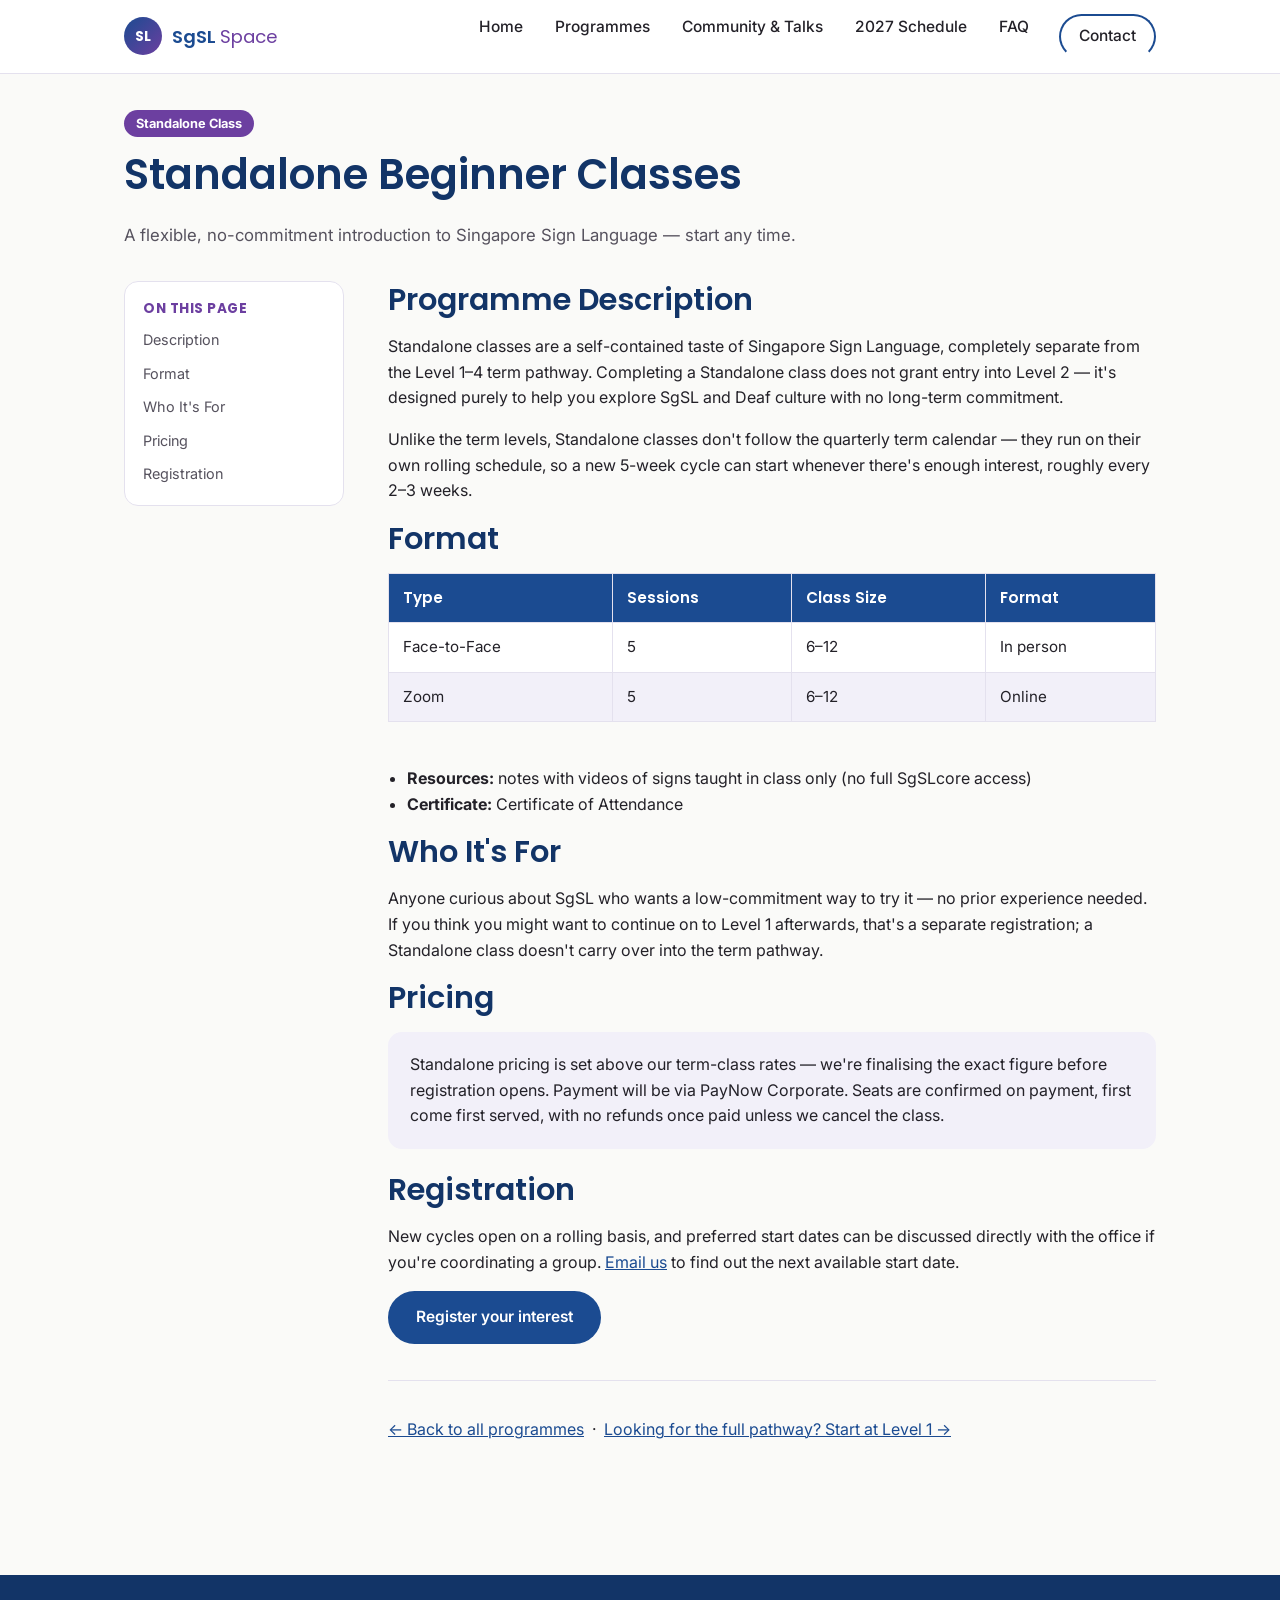
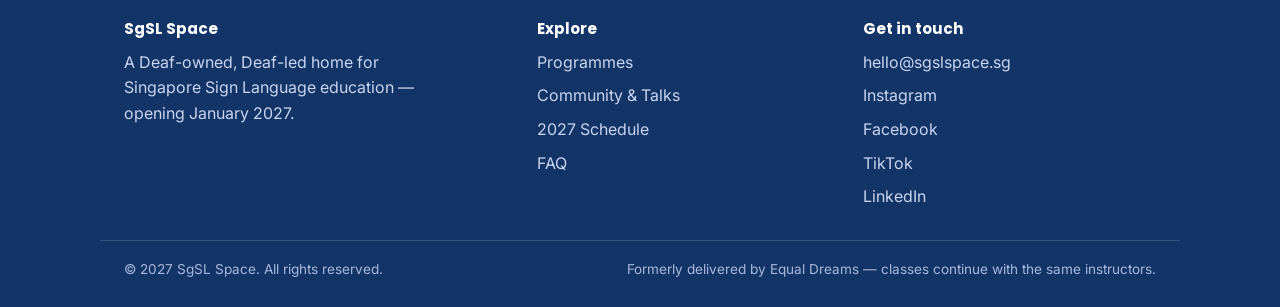
<file: standalone.html>
<!doctype html>
<html lang="en">
<head>
<meta charset="utf-8">
<meta name="viewport" content="width=device-width, initial-scale=1">
<title>Standalone Beginner Classes — SgSL Space</title>
<meta name="description" content="A flexible, no-commitment Singapore Sign Language taster class at SgSL Space.">
<link rel="preconnect" href="https://fonts.googleapis.com">
<link href="https://fonts.googleapis.com/css2?family=Poppins:wght@500;600;700&family=Inter:wght@400;500;600&display=swap" rel="stylesheet">
<style>
/* =========================================================
   SgSL Space — shared stylesheet
   Palette + type inspired by Equal Dreams Academy's site:
   blue/purple brand colours, clean rounded sans-serif type,
   card-based layout, simple anchor-nav pattern.
   ========================================================= */

:root{
  --navy:        #1B4B91;   /* primary blue — header, links, primary buttons */
  --navy-dark:   #123467;
  --purple:      #6C3FA0;   /* secondary brand colour */
  --teal:        #2E9E8F;   /* accent — Level 2 / tags */
  --gold:        #E8A33D;   /* accent — Level 3 / tags */
  --cream:       #FAFAF8;   /* page background */
  --white:       #FFFFFF;
  --ink:         #232128;
  --ink-soft:    #56525E;
  --border:      #E4E1EE;
  --soft-bg:     #F2F0F9;
  --announce-bg: #FFF4E0;
  --announce-border: #F0C878;
  --radius: 14px;
  --radius-sm: 8px;
  --shadow: 0 2px 10px rgba(27,75,145,0.07);
  --shadow-hover: 0 8px 24px rgba(27,75,145,0.14);
  --max: 1080px;
}

*{ box-sizing:border-box; }
html{ scroll-behavior:smooth; }
body{
  margin:0;
  font-family:"Inter", -apple-system, Segoe UI, Arial, sans-serif;
  color:var(--ink);
  background:var(--cream);
  line-height:1.6;
  font-size:16px;
}
h1,h2,h3,h4{
  font-family:"Poppins","Inter",sans-serif;
  color:var(--navy-dark);
  line-height:1.25;
  margin:0 0 .5em;
}
h1{ font-size:clamp(1.9rem,4vw,2.6rem); font-weight:600; }
h2{ font-size:clamp(1.4rem,3vw,1.9rem); font-weight:600; }
h3{ font-size:1.2rem; font-weight:600; }
p{ margin:0 0 1em; }
a{ color:var(--navy); text-decoration:underline; text-decoration-thickness:1px; }
a:hover{ color:var(--purple); }
img{ max-width:100%; display:block; }
ul{ padding-left:1.2em; }
.container{ max-width:var(--max); margin:0 auto; padding:0 24px; }

/* Skip link for accessibility */
.skip-link{
  position:absolute; left:-999px; top:auto;
  background:var(--navy); color:#fff; padding:10px 16px; border-radius:0 0 8px 0; z-index:200;
}
.skip-link:focus{ left:0; top:0; }

/* ---------- Header ---------- */
.site-header{
  background:var(--white);
  border-bottom:1px solid var(--border);
  position:sticky; top:0; z-index:100;
}
.site-header .container{
  display:flex; align-items:center; justify-content:space-between;
  padding:14px 24px;
}
.logo{
  display:flex; align-items:center; gap:10px;
  font-family:"Poppins",sans-serif; font-weight:600; font-size:1.15rem;
  text-decoration:none; color:var(--navy-dark);
}
.logo:hover{ color:var(--navy-dark); }
.logo-badge{
  width:38px; height:38px; border-radius:50%;
  background:linear-gradient(135deg,var(--navy),var(--purple));
  color:#fff; display:flex; align-items:center; justify-content:center;
  font-size:.85rem; font-weight:700; flex:none;
}
.logo .brand-sgsl{ color:var(--navy); }
.logo .brand-space{ color:var(--purple); font-weight:400; }

.main-nav ul{ list-style:none; display:flex; gap:28px; margin:0; padding:0; }
.main-nav a{
  color:var(--ink); text-decoration:none; font-weight:500; font-size:.97rem;
  padding:6px 2px; border-bottom:2px solid transparent;
}
.main-nav a:hover, .main-nav a.active{ color:var(--navy); border-bottom-color:var(--navy); }
.nav-toggle{ display:none; }

@media (max-width:760px){
  .main-nav ul{ gap:16px; flex-wrap:wrap; justify-content:flex-end; }
  .site-header .container{ flex-wrap:wrap; row-gap:10px; }
}

/* ---------- Buttons ---------- */
.btn{
  display:inline-block; padding:12px 26px; border-radius:999px;
  font-weight:600; text-decoration:none; font-size:.97rem;
  transition:transform .15s ease, box-shadow .15s ease, background .15s ease;
  border:2px solid transparent;
}
.btn-primary{ background:var(--navy); color:#fff; }
.btn-primary:hover{ background:var(--navy-dark); color:#fff; transform:translateY(-1px); box-shadow:var(--shadow-hover); }
.btn-outline{ background:transparent; color:var(--navy); border-color:var(--navy); }
.btn-outline:hover{ background:var(--navy); color:#fff; }
.btn-purple{ background:var(--purple); color:#fff; }
.btn-purple:hover{ background:#582f86; color:#fff; }

/* ---------- Hero ---------- */
.hero{
  background:linear-gradient(180deg,#EEF3FC 0%, var(--cream) 100%);
  padding:64px 0 56px;
  border-bottom:1px solid var(--border);
}
.hero .container{ display:grid; grid-template-columns:1.1fr .9fr; gap:40px; align-items:center; }
.hero-eyebrow{
  display:inline-block; background:var(--soft-bg); color:var(--purple);
  font-weight:600; font-size:.8rem; letter-spacing:.04em; text-transform:uppercase;
  padding:6px 14px; border-radius:999px; margin-bottom:16px;
}
.hero p.lead{ font-size:1.1rem; color:var(--ink-soft); }
.hero-actions{ display:flex; gap:14px; flex-wrap:wrap; margin-top:22px; }
.hero-art{
  background:var(--white); border:1px solid var(--border); border-radius:var(--radius);
  padding:22px; box-shadow:var(--shadow);
}
.hero-art .pill-row{ display:flex; gap:10px; flex-wrap:wrap; margin-bottom:14px; }
.pill{
  font-size:.8rem; font-weight:700; padding:6px 12px; border-radius:999px; color:#fff;
}
.pill.p-navy{ background:var(--navy); }
.pill.p-teal{ background:var(--teal); }
.pill.p-gold{ background:var(--gold); color:#3a2a00; }
.pill.p-purple{ background:var(--purple); }

@media (max-width:820px){
  .hero .container{ grid-template-columns:1fr; }
}

/* ---------- Announcement banner ---------- */
.announcement{
  background:var(--announce-bg); border:1px solid var(--announce-border);
  border-radius:var(--radius-sm); padding:16px 20px; margin:0 0 30px;
}
.announcement strong{ color:var(--navy-dark); }

/* ---------- Sections ---------- */
.section{ padding:56px 0; }
.section.alt{ background:var(--white); border-top:1px solid var(--border); border-bottom:1px solid var(--border); }
.section-head{ max-width:680px; margin:0 auto 34px; text-align:center; }
.section-head p{ color:var(--ink-soft); }

/* ---------- Cards / grid ---------- */
.grid{ display:grid; gap:22px; }
.grid-3{ grid-template-columns:repeat(3,1fr); }
.grid-2{ grid-template-columns:repeat(2,1fr); }
@media (max-width:820px){ .grid-3,.grid-2{ grid-template-columns:1fr; } }

.card{
  background:var(--white); border:1px solid var(--border); border-radius:var(--radius);
  padding:26px; box-shadow:var(--shadow); transition:box-shadow .15s ease, transform .15s ease;
  display:flex; flex-direction:column;
}
.card:hover{ box-shadow:var(--shadow-hover); transform:translateY(-2px); }
.card .tag{ align-self:flex-start; margin-bottom:12px; }
.card h3{ margin-bottom:8px; }
.card p{ color:var(--ink-soft); flex:1; }
.card .card-link{ font-weight:600; text-decoration:none; margin-top:10px; display:inline-block; }

/* ---------- Table ---------- */
table{ width:100%; border-collapse:collapse; margin:0 0 28px; background:var(--white); }
caption{ text-align:left; font-weight:600; margin-bottom:8px; color:var(--navy-dark); }
th,td{ padding:12px 14px; border:1px solid var(--border); text-align:left; font-size:.95rem; }
th{ background:var(--navy); color:#fff; font-family:"Poppins",sans-serif; font-weight:600; }
tr:nth-child(even) td{ background:var(--soft-bg); }
.table-wrap{ overflow-x:auto; }

/* ---------- On-this-page nav ---------- */
.page-layout{ display:grid; grid-template-columns:220px 1fr; gap:44px; align-items:start; }
.onpage-nav{
  position:sticky; top:88px; background:var(--white); border:1px solid var(--border);
  border-radius:var(--radius); padding:18px;
}
.onpage-nav h4{ font-size:.85rem; text-transform:uppercase; letter-spacing:.04em; color:var(--purple); margin-bottom:10px; }
.onpage-nav ul{ list-style:none; padding:0; margin:0; display:flex; flex-direction:column; gap:8px; }
.onpage-nav a{ font-size:.9rem; text-decoration:none; color:var(--ink-soft); }
.onpage-nav a:hover{ color:var(--navy); }
@media (max-width:900px){
  .page-layout{ grid-template-columns:1fr; }
  .onpage-nav{ position:static; }
}

/* ---------- FAQ accordion ---------- */
.faq-group{ margin-bottom:36px; }
.faq-item{ border-bottom:1px solid var(--border); }
.faq-q{
  width:100%; text-align:left; background:none; border:none; cursor:pointer;
  font-family:"Poppins",sans-serif; font-weight:600; font-size:1.02rem; color:var(--navy-dark);
  padding:16px 0; display:flex; justify-content:space-between; align-items:center; gap:12px;
}
.faq-q .icon{ font-size:1.3rem; color:var(--purple); transition:transform .2s ease; flex:none; }
.faq-item.open .faq-q .icon{ transform:rotate(45deg); }
.faq-a{ max-height:0; overflow:hidden; transition:max-height .25s ease; color:var(--ink-soft); }
.faq-a-inner{ padding:0 0 18px; }
.faq-item.open .faq-a{ max-height:600px; }
.faq-tabs{ display:flex; gap:10px; flex-wrap:wrap; margin-bottom:28px; }
.faq-tab-btn{
  border:2px solid var(--navy); background:#fff; color:var(--navy); padding:8px 18px;
  border-radius:999px; font-weight:600; cursor:pointer; font-family:inherit; font-size:.9rem;
}
.faq-tab-btn.active{ background:var(--navy); color:#fff; }

/* Native <details> based accordion */
.faq-item{ border-bottom:1px solid var(--border); }
.faq-item summary{
  list-style:none; cursor:pointer; padding:16px 0; display:flex; justify-content:space-between;
  align-items:center; gap:12px; font-family:"Poppins",sans-serif; font-weight:600; font-size:1.02rem;
  color:var(--navy-dark);
}
.faq-item summary::-webkit-details-marker{ display:none; }
.faq-item summary::after{
  content:"+"; font-size:1.4rem; color:var(--purple); flex:none; line-height:1;
}
.faq-item[open] summary::after{ content:"–"; }
.faq-item .faq-a-inner{ padding:0 0 18px; color:var(--ink-soft); }
.faq-item:target{ outline:2px solid var(--gold); outline-offset:4px; border-radius:6px; }

/* ---------- Pricing tiers ---------- */
.pricing-note{ background:var(--soft-bg); border-radius:var(--radius); padding:20px 22px; margin-bottom:22px; }

/* ---------- Testimonials ---------- */
.testimonial{
  background:var(--white); border-left:4px solid var(--purple); border-radius:0 var(--radius) var(--radius) 0;
  padding:18px 22px; box-shadow:var(--shadow); margin-bottom:16px;
}
.testimonial p{ margin-bottom:8px; font-style:italic; color:var(--ink); }
.testimonial .who{ font-size:.85rem; color:var(--ink-soft); font-style:normal; }

/* ---------- CTA band ---------- */
.cta-band{
  background:linear-gradient(120deg,var(--navy),var(--purple));
  color:#fff; border-radius:var(--radius); padding:40px; text-align:center; margin:0 24px;
}
.cta-band h2{ color:#fff; }
.cta-band p{ color:#EAE7F7; }
.cta-band .btn-primary{ background:#fff; color:var(--navy); }
.cta-band .btn-primary:hover{ background:#EEE; }

/* ---------- Footer ---------- */
.site-footer{ background:var(--navy-dark); color:#D9E1F5; padding:44px 0 26px; margin-top:60px; }
.footer-grid{ display:grid; grid-template-columns:1.3fr 1fr 1fr; gap:32px; }
.site-footer h4{ color:#fff; font-size:.95rem; margin-bottom:12px; }
.site-footer a{ color:#C9D5F2; text-decoration:none; }
.site-footer a:hover{ color:#fff; text-decoration:underline; }
.site-footer ul{ list-style:none; padding:0; margin:0; display:flex; flex-direction:column; gap:8px; }
.footer-bottom{
  border-top:1px solid rgba(255,255,255,.15); margin-top:30px; padding-top:18px;
  display:flex; justify-content:space-between; flex-wrap:wrap; gap:10px; font-size:.85rem; color:#A9B8DE;
}
@media (max-width:760px){ .footer-grid{ grid-template-columns:1fr; } }

/* ---------- Misc ---------- */
.badge-list{ display:flex; gap:10px; flex-wrap:wrap; margin-bottom:20px; }
.stat-row{ display:flex; gap:28px; flex-wrap:wrap; margin:22px 0; }
.stat{ min-width:120px; }
.stat .num{ font-family:"Poppins",sans-serif; font-size:1.6rem; font-weight:700; color:var(--navy); }
.stat .label{ font-size:.85rem; color:var(--ink-soft); }
hr.div{ border:none; border-top:1px solid var(--border); margin:36px 0; }
.tbc{ color:var(--gold); font-weight:600; }

</style>
</head>
<body>
<a class="skip-link" href="#main">Skip to content</a>
<header class="site-header">
  <div class="container">
    <a class="logo" href="index.html">
      <span class="logo-badge">SL</span>
      <span><span class="brand-sgsl">SgSL</span> <span class="brand-space">Space</span></span>
    </a>
    <nav class="main-nav" aria-label="Main">
      <ul><li><a href="index.html">Home</a></li><li><a href="programmes.html">Programmes</a></li><li><a href="community.html">Community & Talks</a></li><li><a href="schedule.html">2027 Schedule</a></li><li><a href="faq.html">FAQ</a></li><li><a href="mailto:hello@sgslspace.sg" class="btn btn-outline" style="padding:8px 18px;">Contact</a></li></ul>
    </nav>
  </div>
</header>
<main id="main">
<section class="section" style="padding-top:36px;">
  <div class="container">
    <span class="pill p-purple">Standalone Class</span>
    <h1 style="margin-top:14px;">Standalone Beginner Classes</h1>
    <p class="lead" style="color:var(--ink-soft);font-size:1.05rem;">A flexible, no-commitment introduction to Singapore Sign Language — start any time.</p>

    <div class="page-layout" style="margin-top:32px;">
      <nav class="onpage-nav" aria-label="On this page">
        <h4>On this page</h4>
        <ul>
          <li><a href="#description">Description</a></li>
          <li><a href="#format">Format</a></li>
          <li><a href="#audience">Who It's For</a></li>
          <li><a href="#pricing">Pricing</a></li>
          <li><a href="#registration">Registration</a></li>
        </ul>
      </nav>

      <div>
        <h2 id="description">Programme Description</h2>
        <p>Standalone classes are a self-contained taste of Singapore Sign Language, completely separate from the Level 1–4 term pathway. Completing a Standalone class does not grant entry into Level 2 — it's designed purely to help you explore SgSL and Deaf culture with no long-term commitment.</p>
        <p>Unlike the term levels, Standalone classes don't follow the quarterly term calendar — they run on their own rolling schedule, so a new 5-week cycle can start whenever there's enough interest, roughly every 2–3 weeks.</p>

        <h2 id="format">Format</h2>
        <div class="table-wrap">
        <table>
          <thead><tr><th>Type</th><th>Sessions</th><th>Class Size</th><th>Format</th></tr></thead>
          <tbody>
            <tr><td>Face-to-Face</td><td>5</td><td>6–12</td><td>In person</td></tr>
            <tr><td>Zoom</td><td>5</td><td>6–12</td><td>Online</td></tr>
          </tbody>
        </table>
        </div>
        <ul>
          <li><strong>Resources:</strong> notes with videos of signs taught in class only (no full SgSLcore access)</li>
          <li><strong>Certificate:</strong> Certificate of Attendance</li>
        </ul>

        <h2 id="audience">Who It's For</h2>
        <p>Anyone curious about SgSL who wants a low-commitment way to try it — no prior experience needed. If you think you might want to continue on to Level 1 afterwards, that's a separate registration; a Standalone class doesn't carry over into the term pathway.</p>

        <h2 id="pricing">Pricing</h2>
        <div class="pricing-note">
          <p style="margin-bottom:0;">Standalone pricing is set above our term-class rates — we're finalising the exact figure before registration opens. Payment will be via PayNow Corporate. Seats are confirmed on payment, first come first served, with no refunds once paid unless we cancel the class.</p>
        </div>

        <h2 id="registration">Registration</h2>
        <p>New cycles open on a rolling basis, and preferred start dates can be discussed directly with the office if you're coordinating a group. <a href="mailto:hello@sgslspace.sg">Email us</a> to find out the next available start date.</p>
        <a class="btn btn-primary" href="mailto:hello@sgslspace.sg">Register your interest</a>

        <hr class="div">
        <p><a href="programmes.html">← Back to all programmes</a> &nbsp;·&nbsp; <a href="level-1.html">Looking for the full pathway? Start at Level 1 →</a></p>
      </div>
    </div>
  </div>
</section>
</main><footer class="site-footer">
  <div class="container footer-grid">
    <div>
      <h4>SgSL Space</h4>
      <p style="color:#C9D5F2;max-width:32ch;">A Deaf-owned, Deaf-led home for Singapore Sign Language education — opening January 2027.</p>
    </div>
    <div>
      <h4>Explore</h4>
      <ul>
        <li><a href="programmes.html">Programmes</a></li>
        <li><a href="community.html">Community &amp; Talks</a></li>
        <li><a href="schedule.html">2027 Schedule</a></li>
        <li><a href="faq.html">FAQ</a></li>
      </ul>
    </div>
    <div>
      <h4>Get in touch</h4>
      <ul>
        <li><a href="mailto:hello@sgslspace.sg">hello@sgslspace.sg</a></li>
        <li><a href="#">Instagram</a></li>
        <li><a href="#">Facebook</a></li>
        <li><a href="#">TikTok</a></li>
        <li><a href="#">LinkedIn</a></li>
      </ul>
    </div>
  </div>
  <div class="container footer-bottom">
    <span>© 2027 SgSL Space. All rights reserved.</span>
    <span>Formerly delivered by Equal Dreams — classes continue with the same instructors.</span>
  </div>
</footer>
<script>
// Opens the matching <details> FAQ item when arriving via a #hash link,
// and scrolls it into view. Progressive enhancement only — page works without JS.
(function () {
  function openTarget() {
    const hash = window.location.hash.replace("#", "");
    if (!hash) return;
    const el = document.getElementById(hash);
    if (el && el.tagName === "DETAILS") {
      el.open = true;
      el.scrollIntoView({ behavior: "smooth", block: "start" });
    }
  }
  window.addEventListener("hashchange", openTarget);
  document.addEventListener("DOMContentLoaded", openTarget);
})();

</script>
</body>
</html>
</file>
